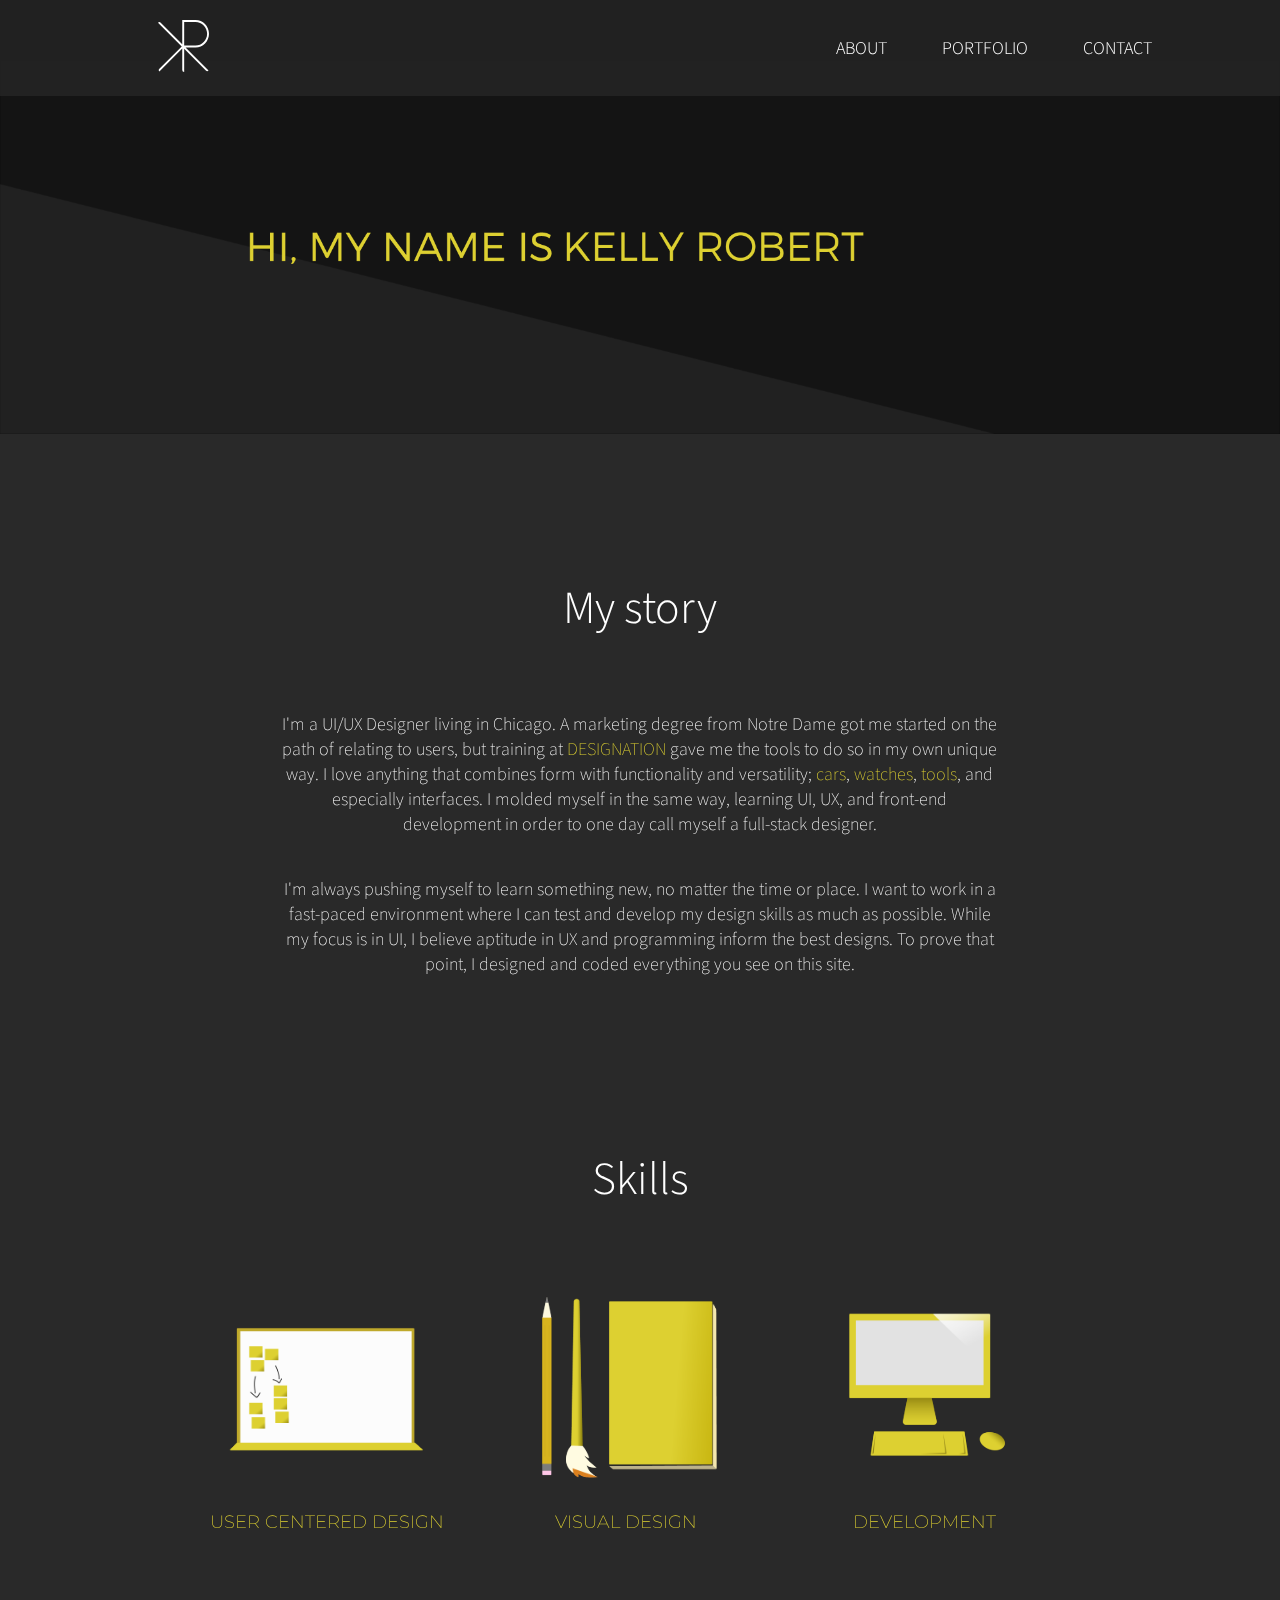
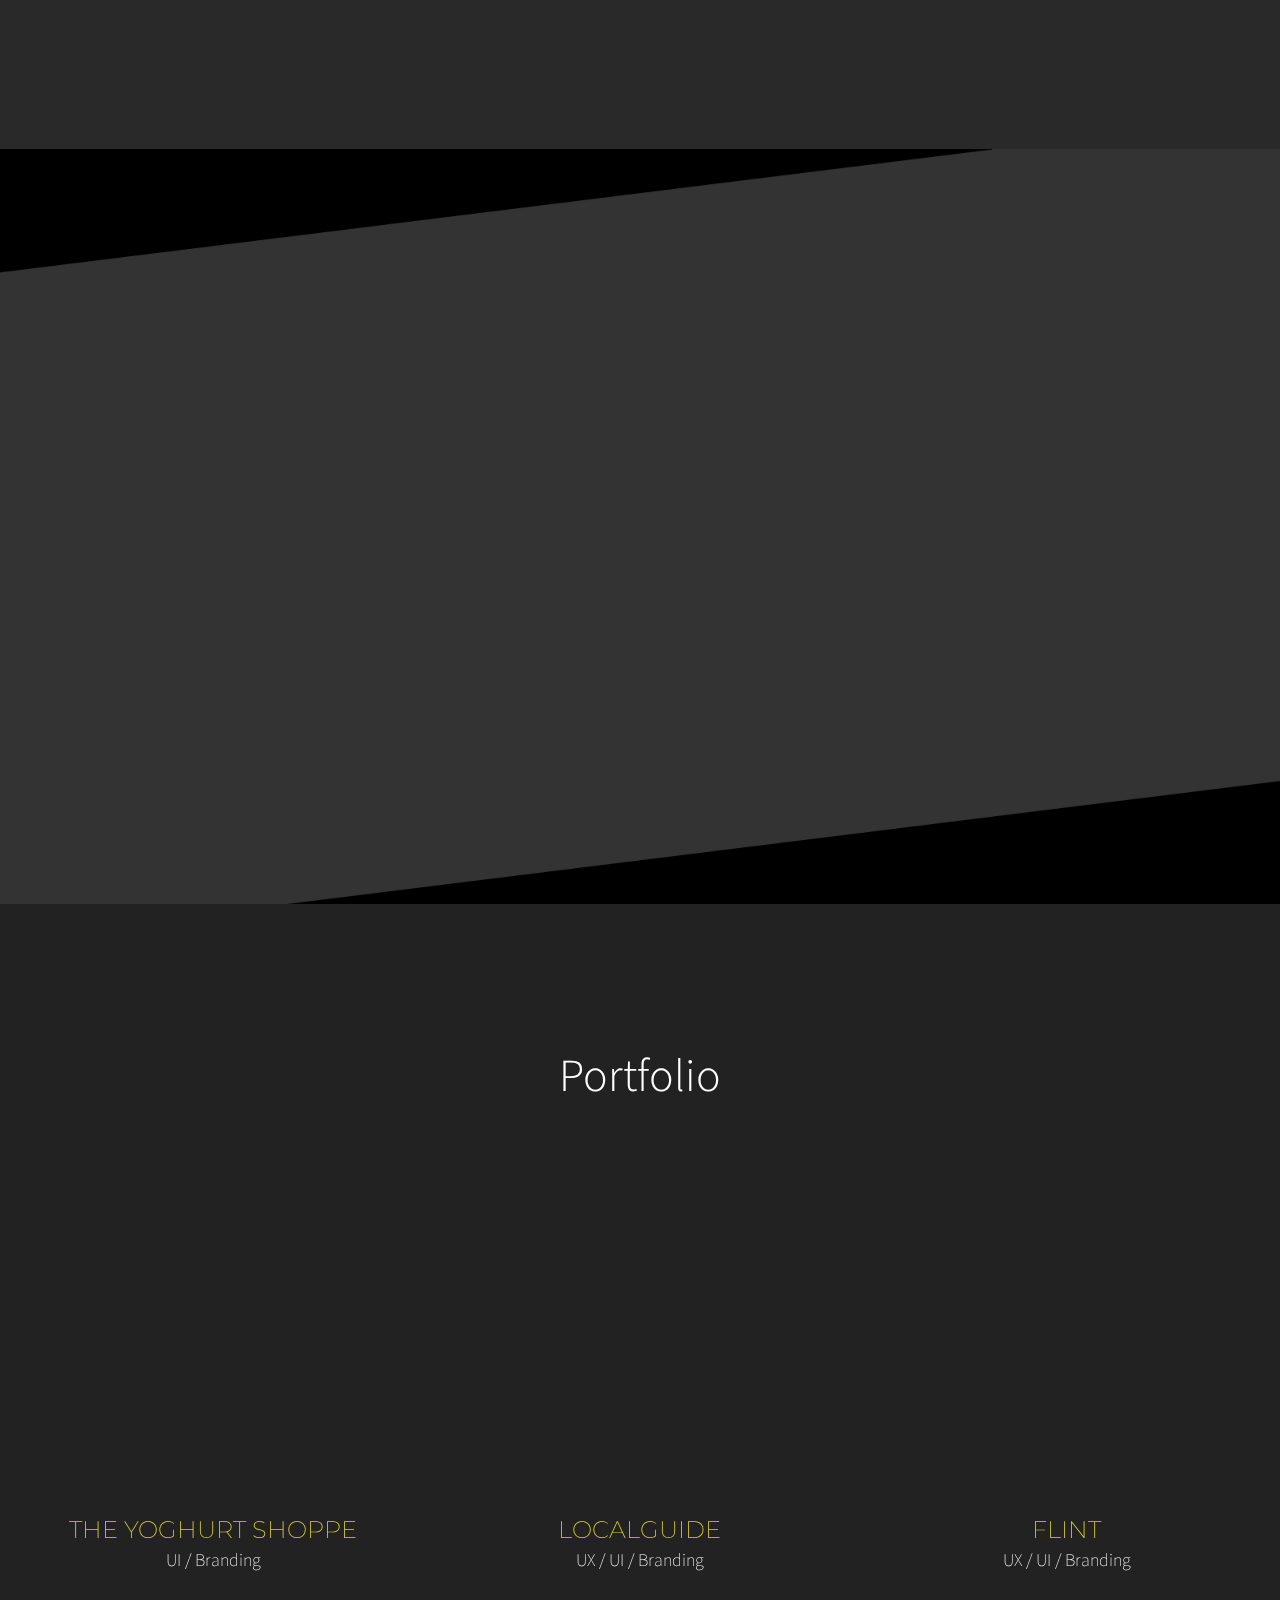
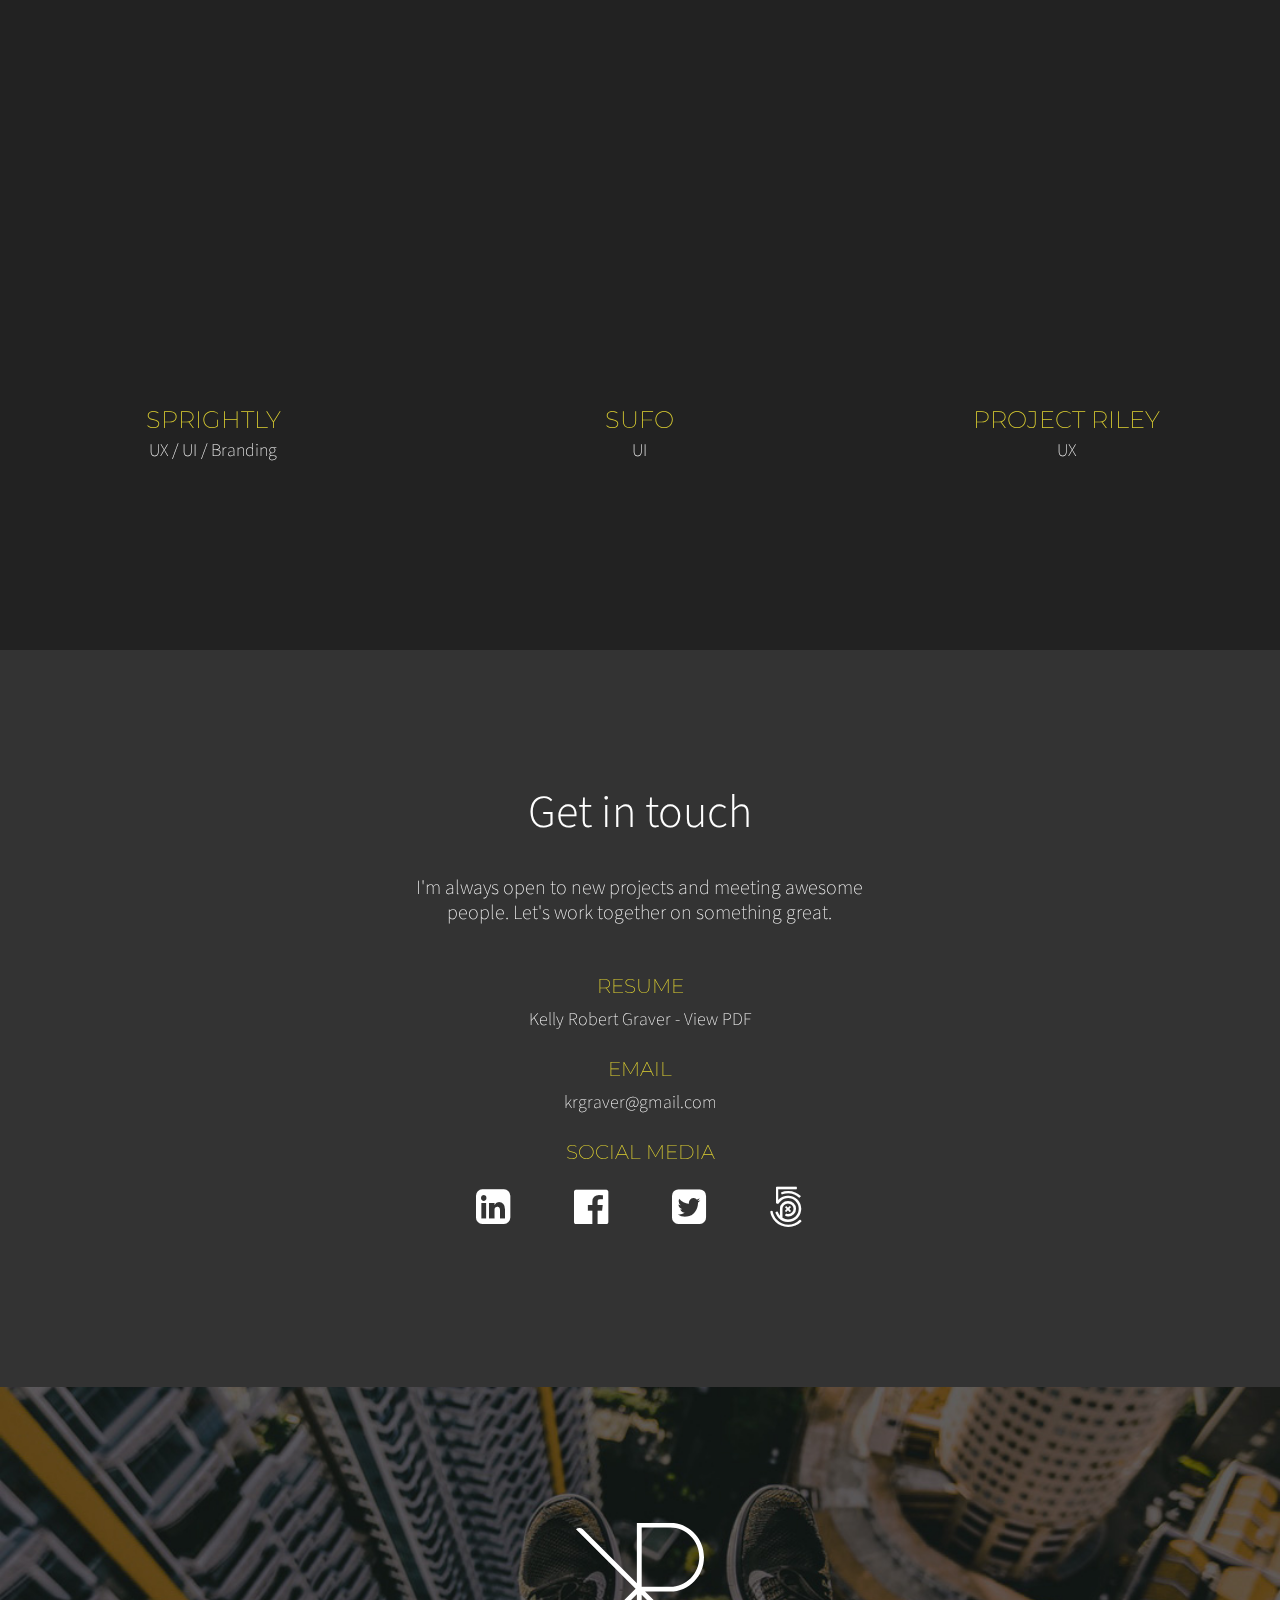
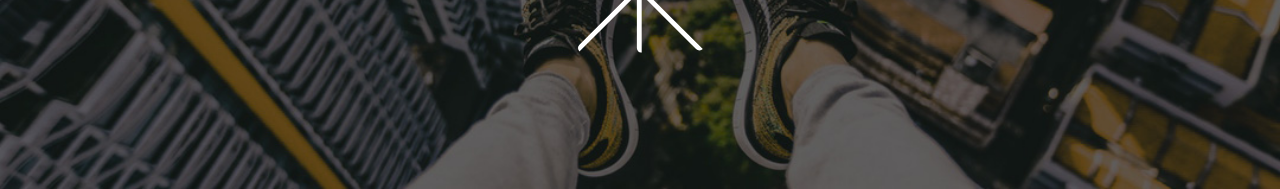
<file: index.html>
<!doctype html>
<html lang="en">
<head>
    <meta charset="UTF-8">
    <meta name="viewport" content="width=device-width, initial-scale=1">
    <title>Kelly Robert Graver</title>
    <link href="css/reset.css" rel="stylesheet">
    <link href="css/styles.css" rel="stylesheet">
    <link href="css/animate.css" rel="stylesheet">
    <link href='https://fonts.googleapis.com/css?family=Source+Sans+Pro:400,200,300' rel='stylesheet' type='text/css'>
    <link href='https://fonts.googleapis.com/css?family=Montserrat' rel='stylesheet' type='text/css'>
    <link rel="shortcut icon" href="images/favicon.ico" type="image/x-icon">
    <link rel="icon" href="images/favicon.ico" type="image/x-icon">
    <link rel="stylesheet" href="https://maxcdn.bootstrapcdn.com/font-awesome/4.5.0/css/font-awesome.min.css">
</head>
<body id="homeBody">
	<header>
        <div>
            <nav>
                <div id="navContent">
                    <div class="logo"> 
                        <img src="images/monogram.svg" alt="monogram">
                    </div>
                	<ul id="navList">
                		<li><a href="#about">About</li></a>
                        <li><a href="#portfolio">Portfolio</li></a>
                        <li><a href="#contact">Contact</li></a>
                	</ul>
                </div>
            </nav>
        </div>
        <div>
            <div id="filler">
            </div>
            <div id="gif">
                <img src="images/intro.gif" alt="">
            </div>
            <div id="arrow">
                <a href="#portfolio"><img src="images/downarrow.png" alt="Down Arrow"></a>
            </div>
        </div>
    </header>
	<main>
        <section id="about">
            <div id="aboutBG">
                <div id="aboutContent">
                    <h2>My story</h2>
                    <p>I'm a UI/UX Designer living in Chicago. A marketing degree from Notre Dame got me started on the path of relating to users, but training at <a href="http://www.designation.io" target="_blank">DESIGNATION</a> gave me the tools to do so in my own unique way. I love anything that combines form with functionality and versatility; <a href="https://www.teslamotors.com/modelx" target="_blank">cars</a>, <a href="http://www.motorola.com/us/products/moto-360?utm_source=google&utm_medium=cpc&utm_term=moto%20360&utm_content=VML-PS:X2-Branded-CPC-exact:1005920&utm_campaign=1Brand-Moto-360&&&gclid=Cj0KEQiAwNmzBRCaw9uR3dGt950BEiQAnbK9665jRtyCqsyVuJQdC21O208VtDFYo_VdoOKUe9OVAfAaAlh_8P8HAQ&dclid=CJDEgNye68kCFVEtaQodtBkJxw" target="_blank">watches</a>, <a href="http://www.leatherman.com/rebar-8.html#start=4" target="_blank">tools</a>, and especially interfaces. I molded myself in the same way, learning UI, UX, and front-end development in order to one day call myself a full-stack designer. 
                    </p>
                    <p>I'm always pushing myself to learn something new, no matter the time or place. I want to work in a fast-paced environment where I can test and develop my design skills as much as possible. While my focus is in UI, I believe aptitude in UX and programming inform the best designs. To prove that point, I designed and coded everything you see on this site.  
                    </p>
                    <h2>Skills</h2>
                    <div id="icons">
                        <div class="hoverIcon">
                            <figure>
                                <img src="images/ux.png" alt="UX Icon">
                                <img src="images/ux_text.png" alt="UX Icon">
                            </figure>
                            <figcaption>
                                User Centered Design
                            </figcaption>
                        </div>
                        <div class="hoverIcon">
                            <figure>
                                <img src="images/ui.png" alt="UX Icon">
                                <img src="images/ui_text.png" alt="UX Icon">
                            </figure>
                            <figcaption>
                                Visual Design
                            </figcaption>
                        </div>
                        <div class="hoverIcon">
                            <figure>
                                <img src="images/dev.png" alt="UX Icon">
                                <img src="images/dev_text.png" alt="UX Icon">
                            </figure>
                            <figcaption>
                                Development
                            </figcaption>
                        </div>
                    </div>
                </div>
            </div>
            <div id="headshot">
                <img id="mask" src="images/mask.png" alt="">
            </div>
        </section>
        <section id="portfolio" class="clearfix">
            <div id="portfolioContent">
                <h2>Portfolio</h2>
                <ul id="portfolioGrid">
                    <li>
                        <a href="yoghurtshoppe.html">
                            <img class="wow fadeIn" src="images/Yoghurt_Shoppe_Mockup.jpg" alt="Yoghurt Shoppe Image">
                        </a>
                        <div class="projectInfo">
                            <h3>The Yoghurt Shoppe</h3>
                            <h4>UI / Branding</h4>
                        </div>
                    </li>
                    <li>
                        <a href="localguide.html">
                            <img class="wow fadeIn" src="images/LocalGuide_Mockup.jpg" alt="LocalGuide Image">
                        </a>
                        <div class="projectInfo">
                            <h3>LocalGuide</h3>
                            <h4>UX / UI / Branding</h4>
                        </div>
                    </li>
                    <li>
                        <a href="flint.html">
                            <img class="wow fadeIn" src="images/Flint_Mockup.jpg" alt="Flint Image">
                        </a>
                        <div class="projectInfo">
                            <h3>Flint</h3>
                            <h4>UX / UI / Branding</h4>
                        </div>
                    </li>
                    <li>
                        <a href="sprightly.html">
                            <img class="wow fadeIn" src="images/Sprightly_Mockup.jpg" alt="Sprightly Image">
                        </a>
                        <div class="projectInfo">
                            <h3>Sprightly</h3>
                            <h4>UX / UI / Branding</h4>
                        </div>
                    </li>
                    <li>
                        <a href="sufo.html">
                            <img class="wow fadeIn" src="images/sufo_mockup.jpg" alt="SuFo Image">
                        </a>
                        <div class="projectInfo">
                            <h3>SuFo</h3>
                            <h4>UI</h4>
                        </div>
                    </li>
                    <li>
                        <a href="riley.html">
                            <img class="wow fadeIn" src="images/Riley_Mockup.jpg" alt="Riley Image">
                        </a>
                        <div class="projectInfo">
                            <h3>Project Riley</h3>
                            <h4>UX</h4>
                        </div>
                    </li>
                </ul>
            </div>
        </section>
        <section id="contact">
            <div id="contactContent">
                <h2>Get in touch</h2>
                <h5>I'm always open to new projects and meeting awesome people. Let's work together on something great.</h5>
                <h3>Resume</h3>
                <p><a id="resume" href="kellygraver_resume.pdf" target="_blank">Kelly Robert Graver - View PDF</a></p>
                <h3>Email</h3>
                <p><a id="email" href="mailto:krgraver@gmail.com">krgraver@gmail.com</a></p>
                <h3>Social Media</h3>
                <ul>
                    <li><a href="https://www.linkedin.com/in/kelly-robert-graver-80b72352" target="_blank"><i class="fa fa-linkedin-square"></i></a></li>
                    <li><a href="https://www.facebook.com/krgraver" target="_blank"><i class="fa fa-facebook-official"></i></a></li>
                    <li><a href="https://twitter.com/krgraver" target="_blank"><i class="fa fa-twitter-square"></i></a></li>
                    <li><a href="https://500px.com/krgraver" target="_blank"><i class="fa fa-500px"></i></a></li>
                </ul>
            </div>
        </section>
        <footer>
            <div>
                <img src="images/footer_stock.jpg" alt="footer image">
            </div>
            <div class="logo"> 
                <img src="images/monogram.svg" alt="Sweet As Logo">
            </div>
        </footer>
    </main>
<script src="js/jquery.min.js"></script>
<script src="js/wow.min.js"></script>
              <script>
              new WOW().init();
              </script>
<script src="js/script.js"></script>
</body>
</html>
</file>
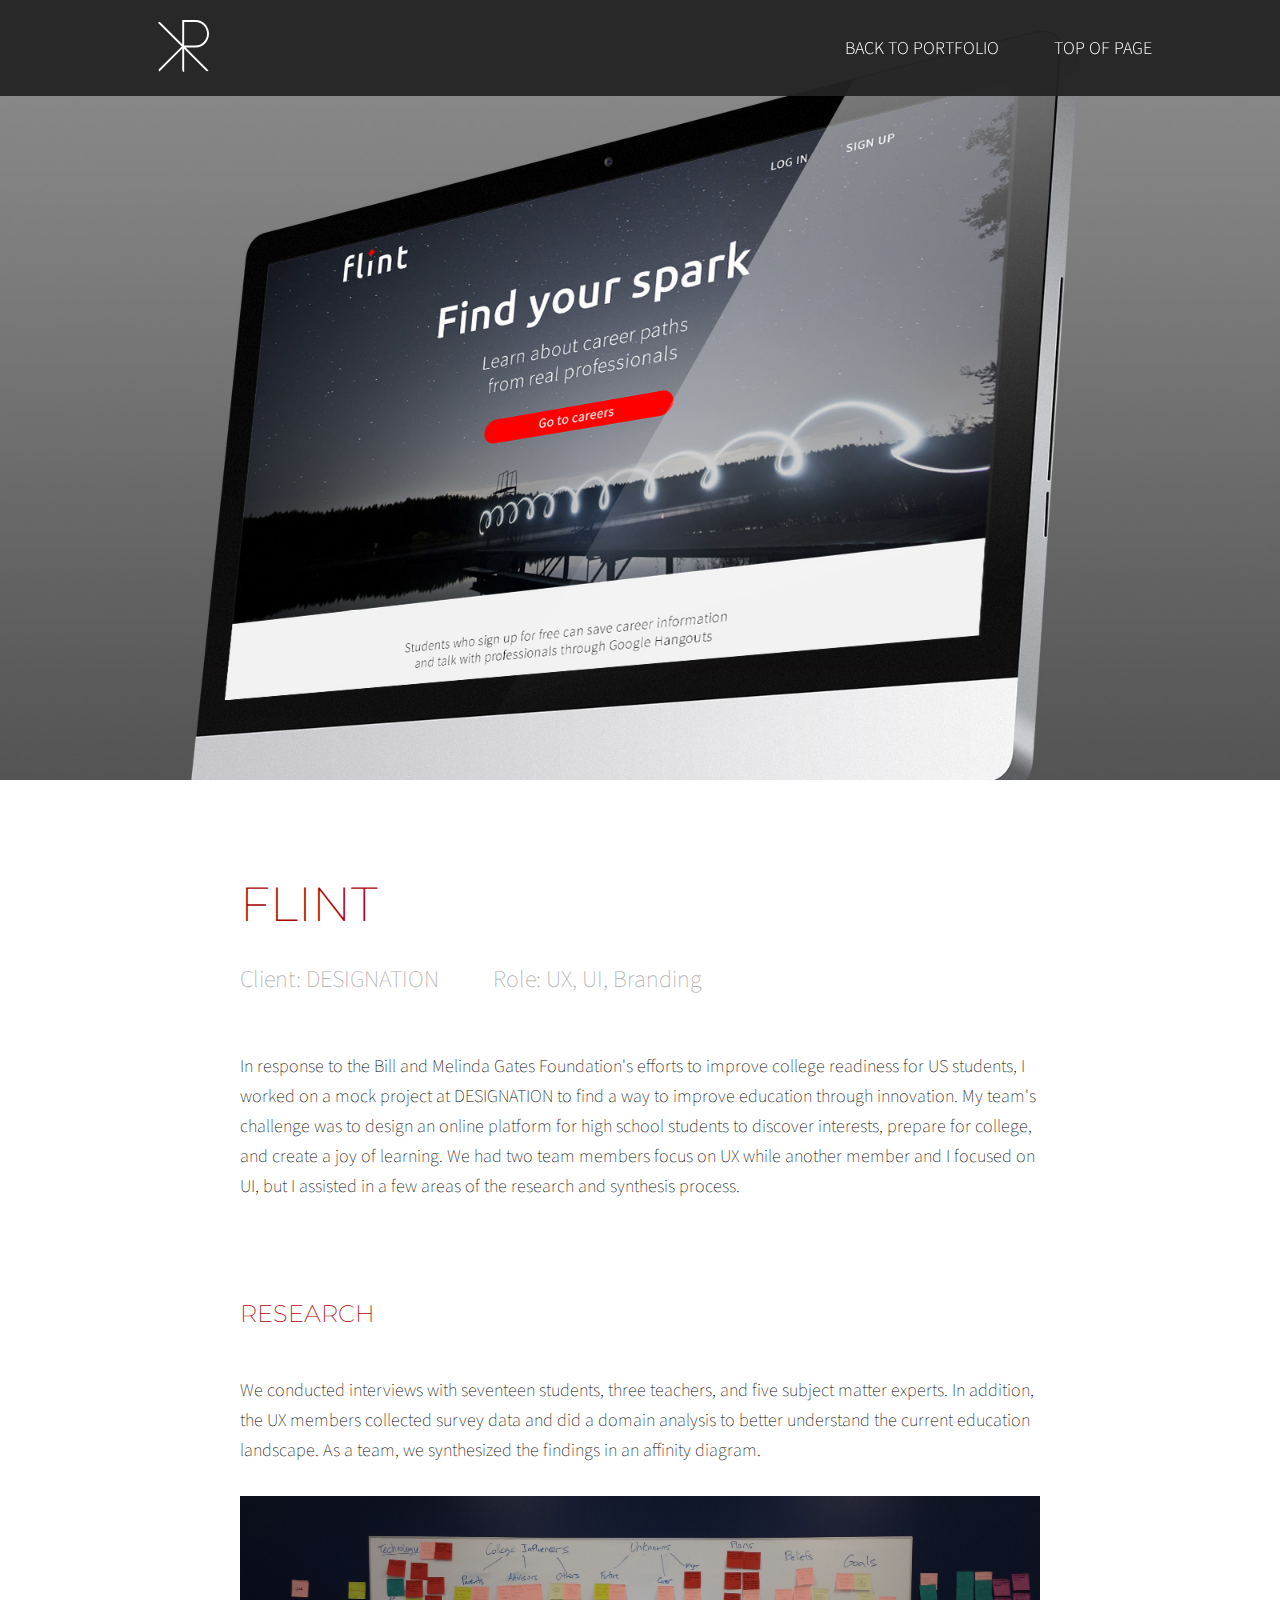
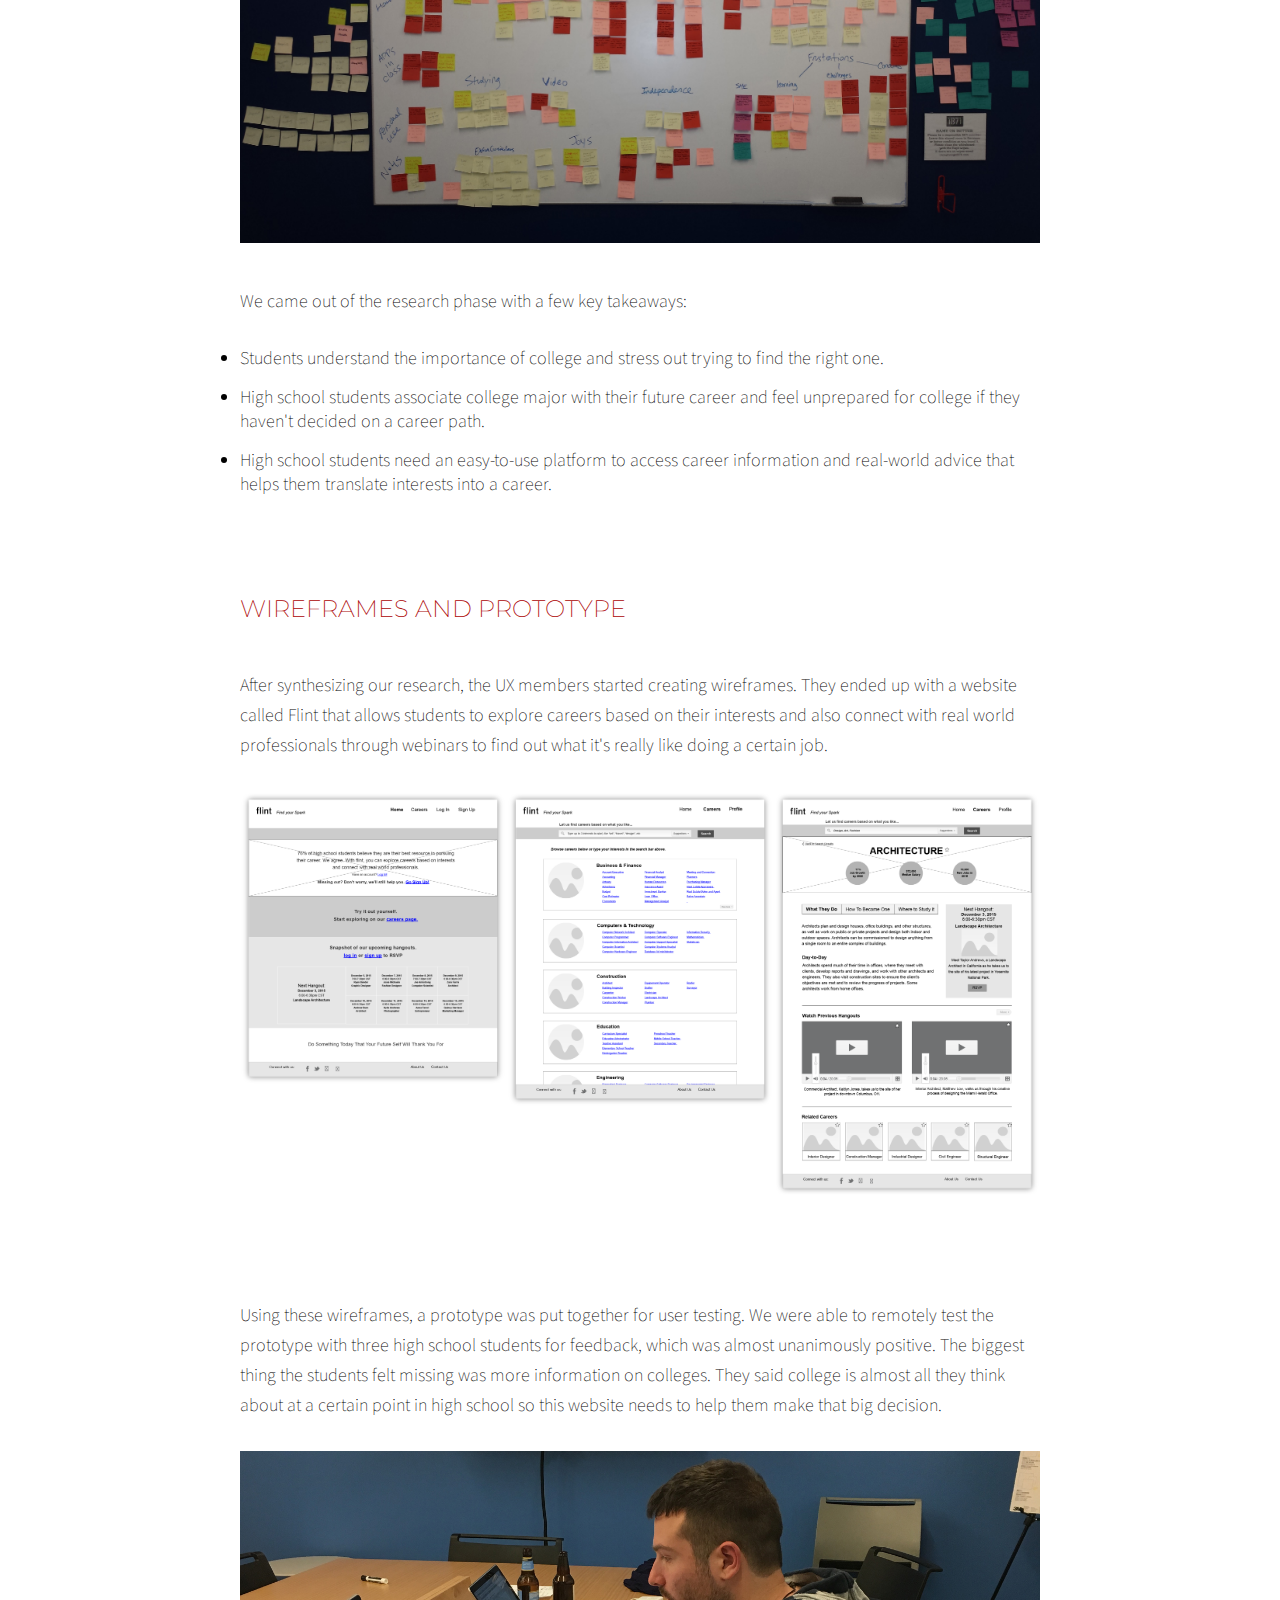
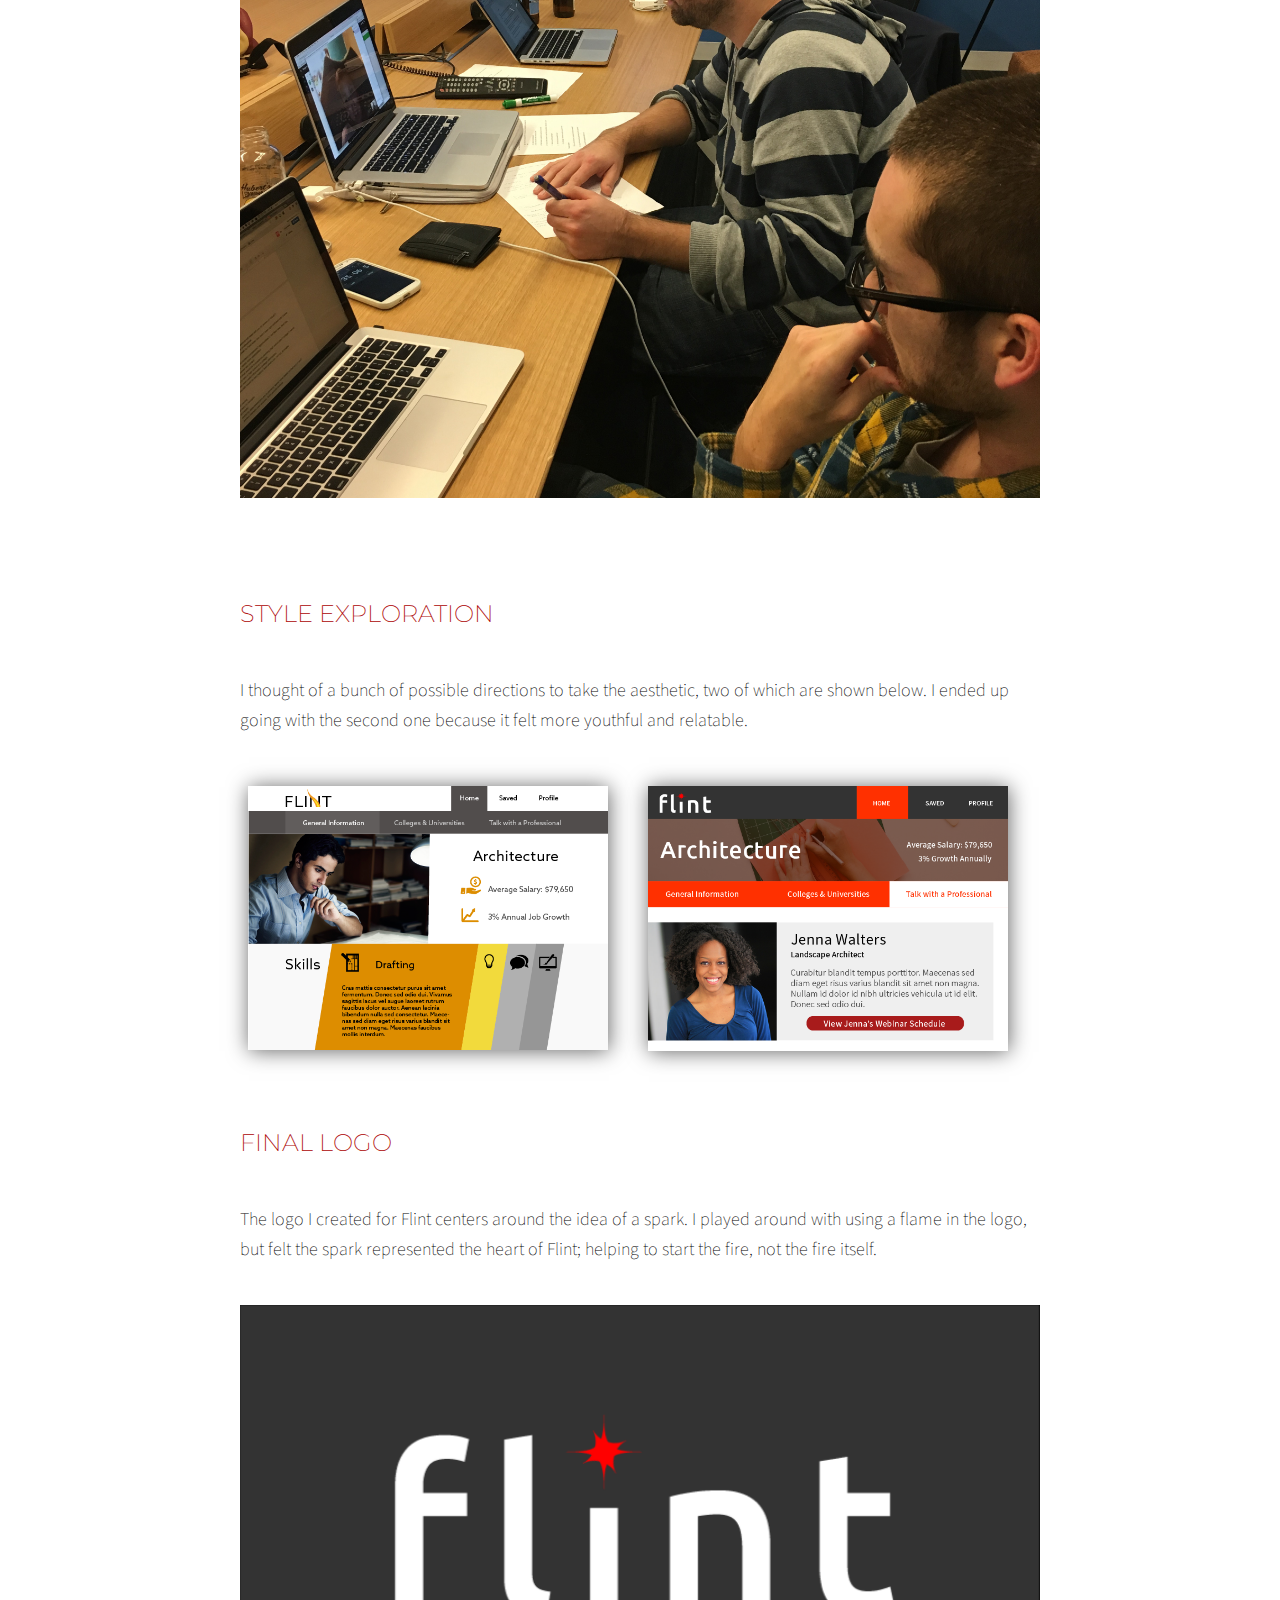
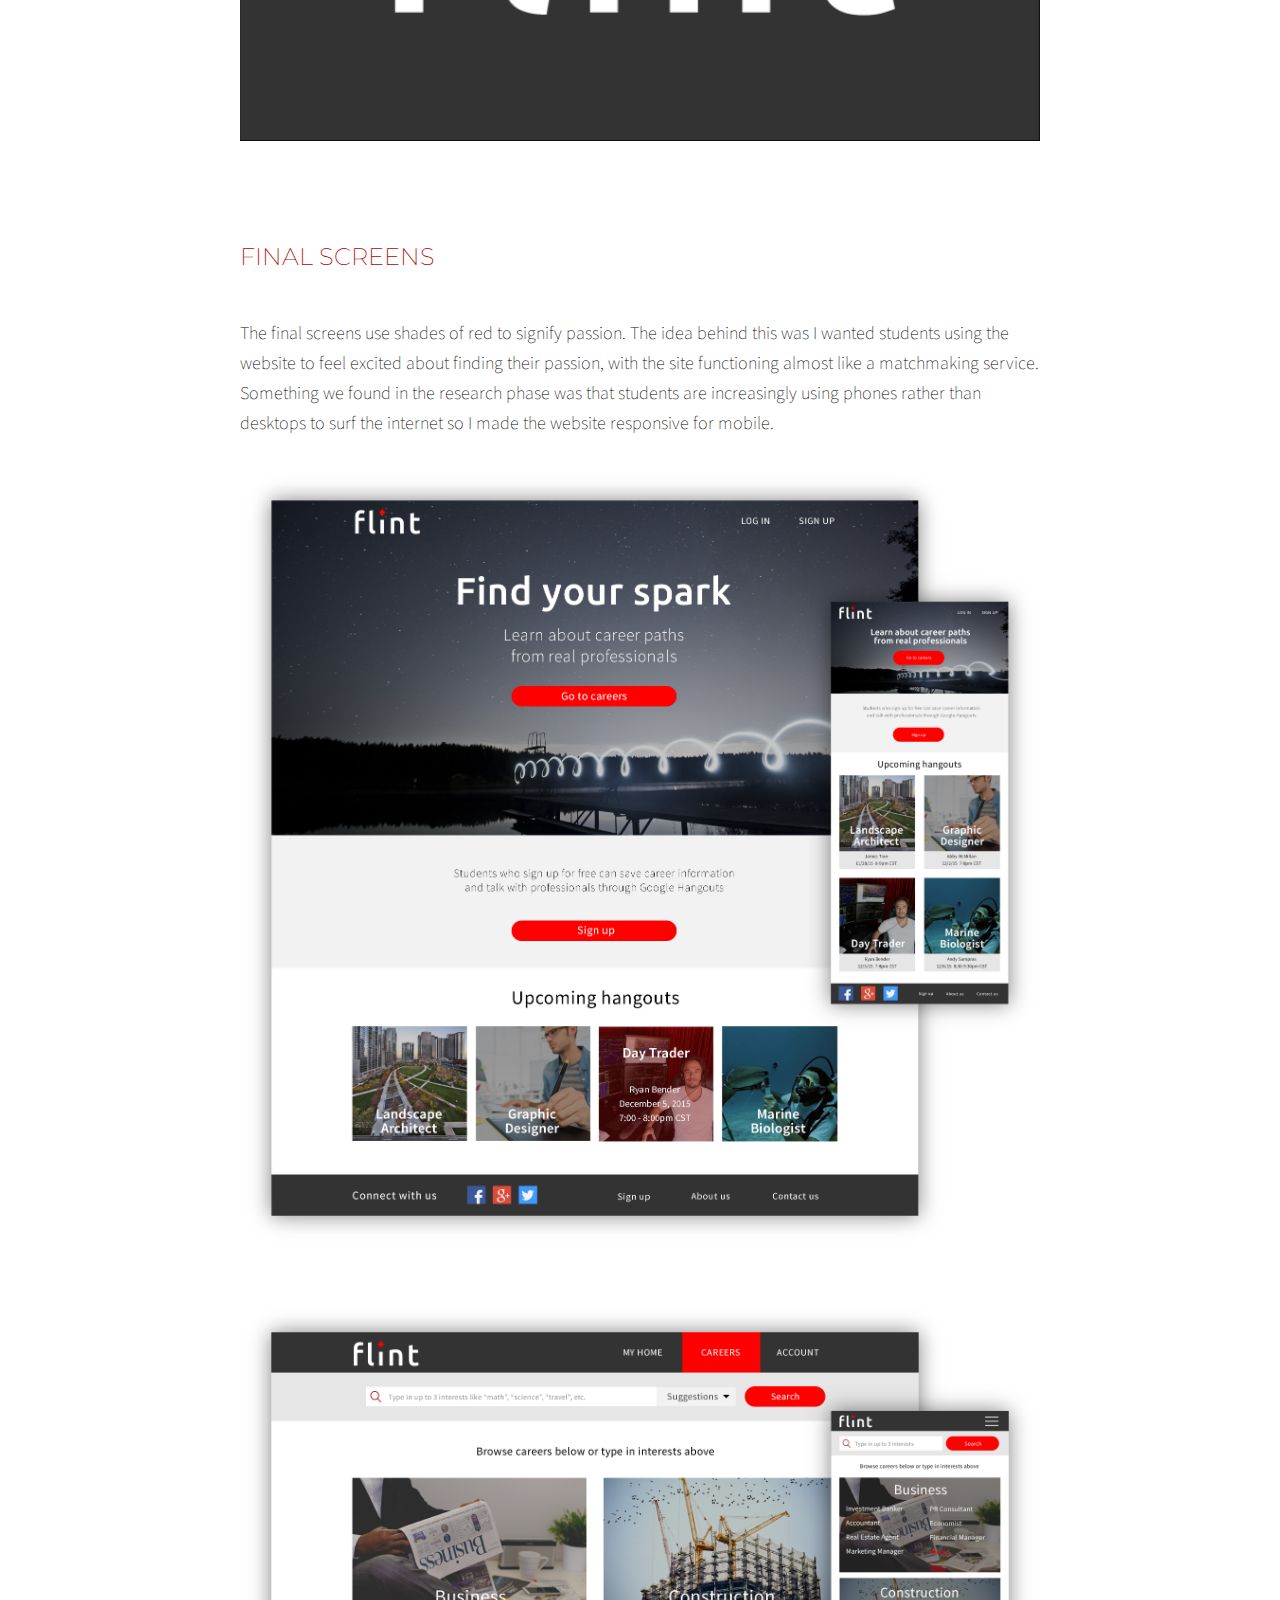
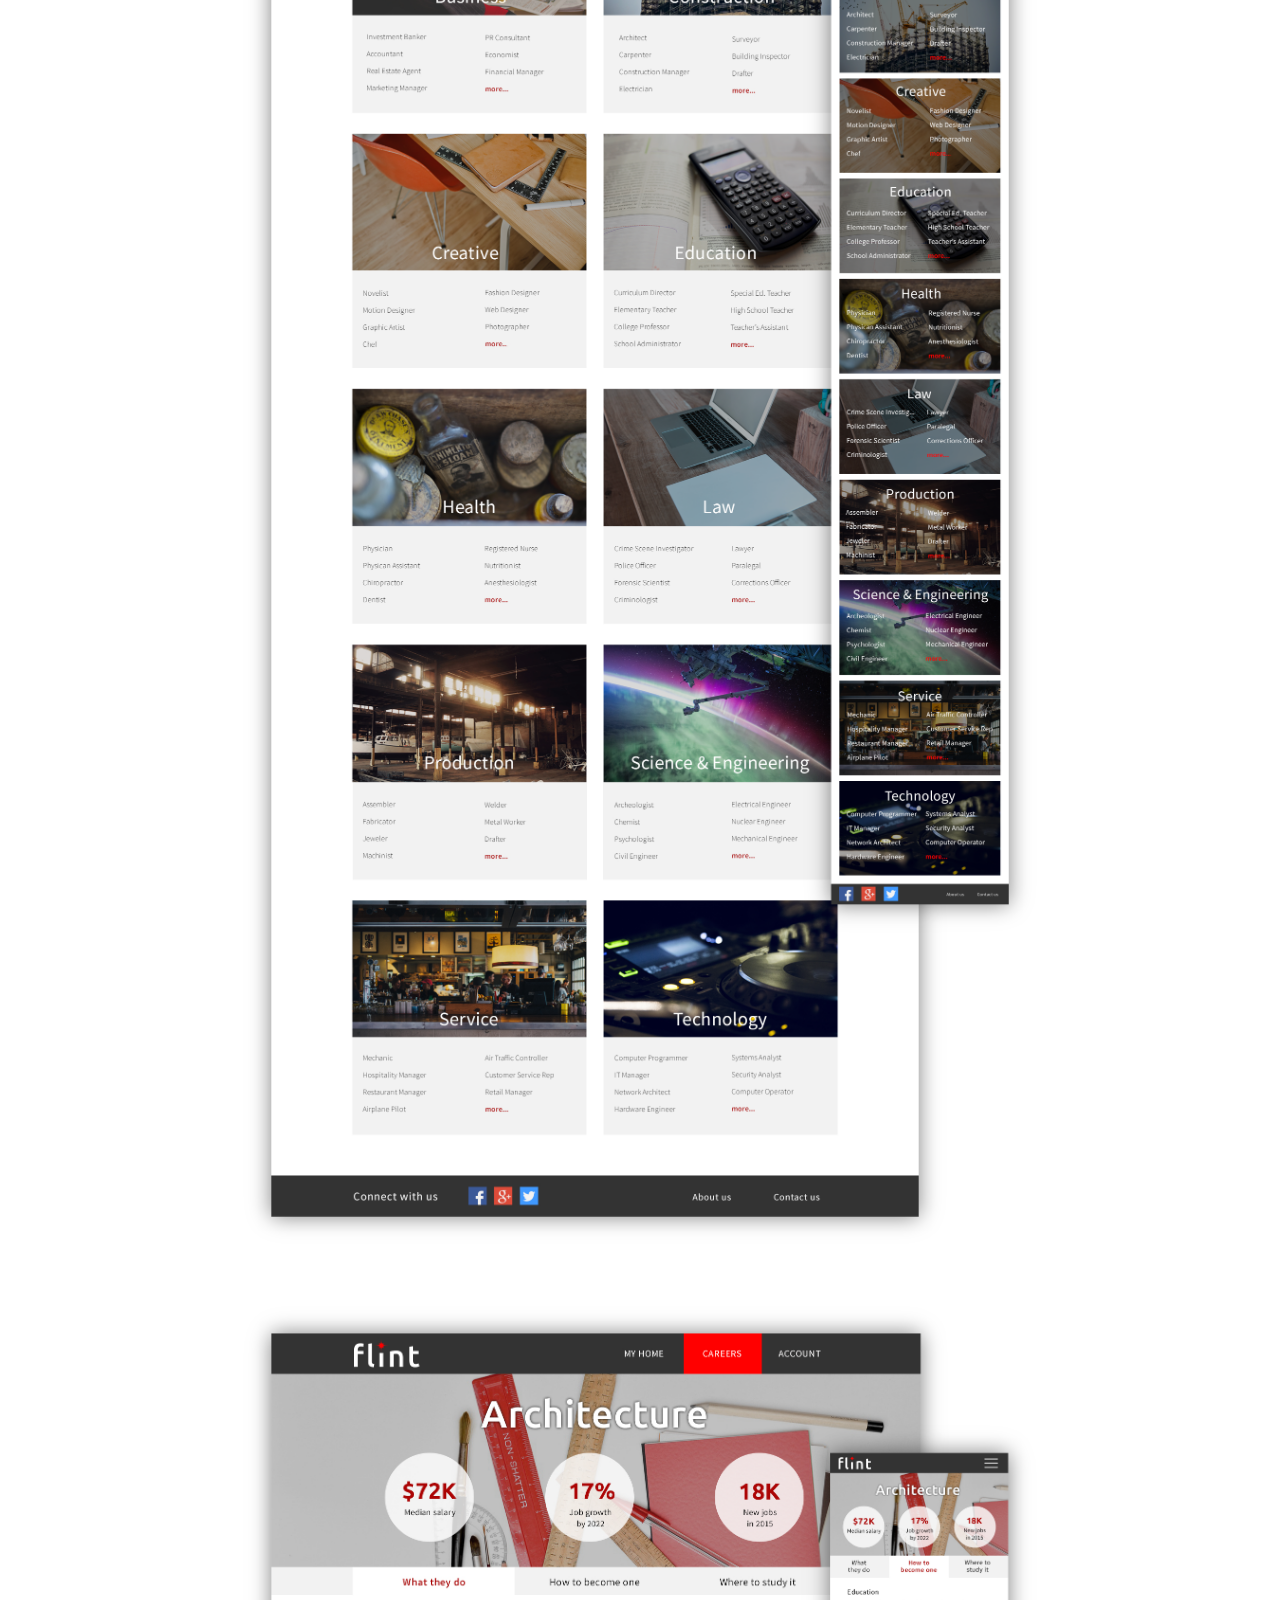
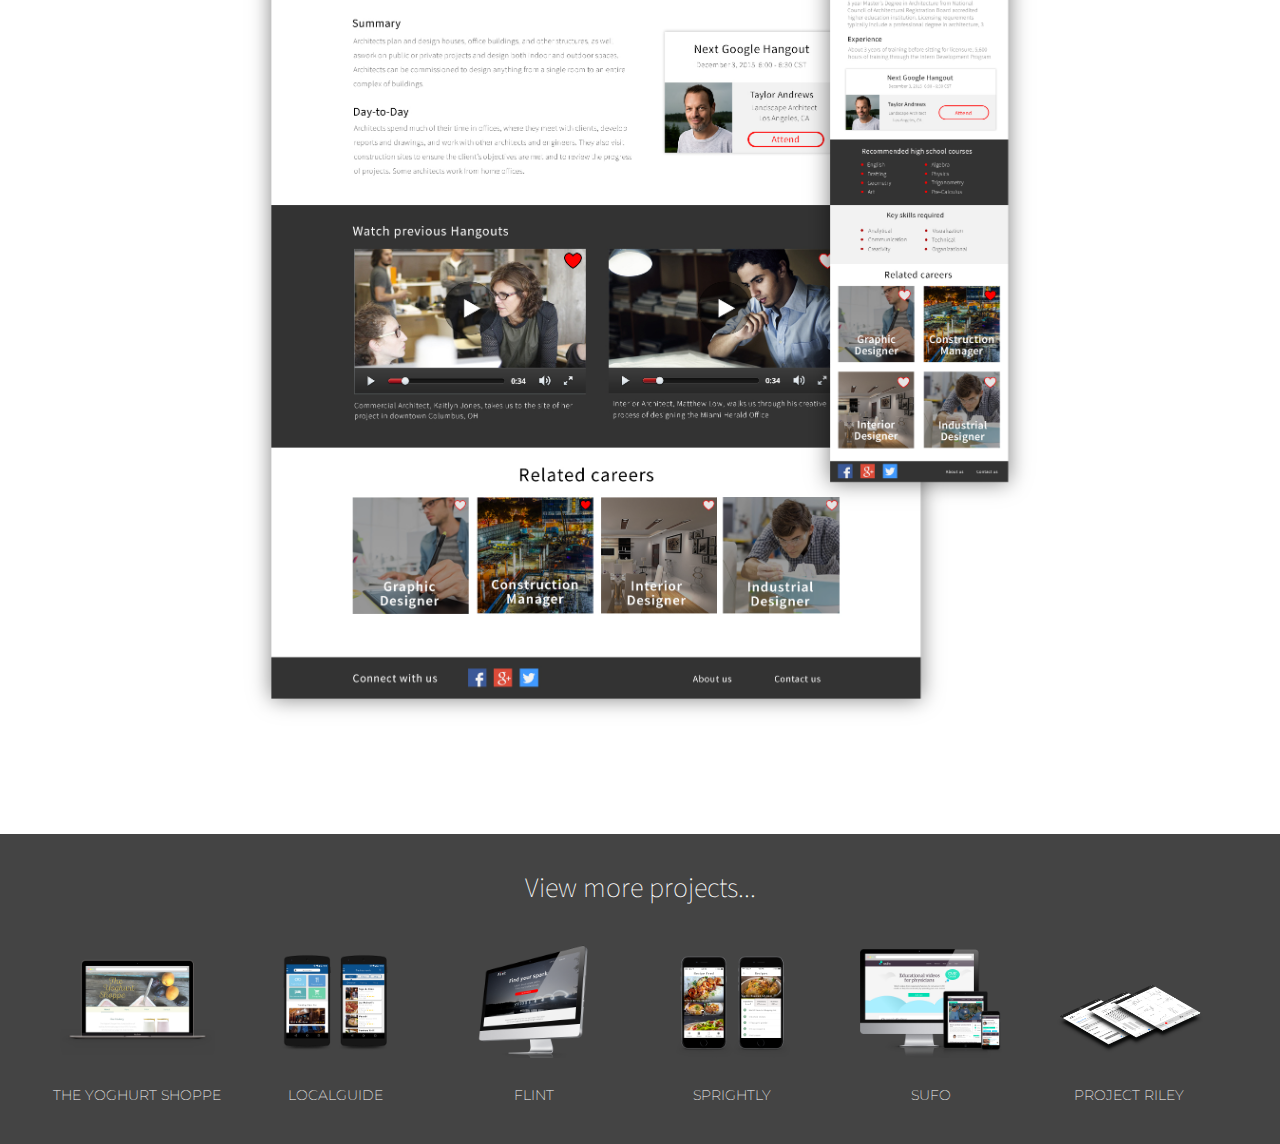
<file: flint.html>
<!doctype html>
<html lang="en">
<head>
	<meta charset="utf-8">
    <meta name="viewport" content="width=device-width, initial-scale=1">
	<title>KRG > Flint</title>
	<link href="css/reset.css" rel="stylesheet">
    <link href="css/styles.css" rel="stylesheet">
    <link href="css/fluidbox.min.css" rel="stylesheet">
    <link href='https://fonts.googleapis.com/css?family=Source+Sans+Pro:400,200,300' rel='stylesheet' type='text/css'>
    <link href='https://fonts.googleapis.com/css?family=Montserrat' rel='stylesheet' type='text/css'>
    <link rel="shortcut icon" href="images/favicon.ico" type="image/x-icon">
    <link rel="icon" href="images/favicon.ico" type="image/x-icon">
</head>
<body>
	<header>
        <div>
            <nav>
                <div id="navContent">
                    <div class="logo"> 
                        <a href="index.html"><img src="images/monogram.svg" alt="monogram"></a>
                    </div>
                	<ul>
                		<li><a href="index.html#portfolio">Back to portfolio</li></a>
                        <li id="topBtn"><a href="#">Top of page</li></a>
                	</ul>
                </div>
            </nav>
        </div>
        <div class="headerImg">
            <img src="images/Flint_Mockup.jpg" alt="">
        </div>
    </header>
    <main>
    	<article id="flint">
    		<div class="articleContent">
    			<h1>Flint</h1>
    			<h3>Client: DESIGNATION</h3>
    			<h3>Role: UX, UI, Branding</h3>
                <p>
                    In response to the Bill and Melinda Gates Foundation's efforts to improve college readiness for US students, I worked on a mock project at DESIGNATION to find a way to improve education through innovation. My team's challenge was to design an online platform for high school students to discover interests, prepare for college, and create a joy of learning. We had two team members focus on UX while another member and I focused on UI, but I assisted in a few areas of the research and synthesis process.
                </p>
                <h2>Research</h2>
                <p>
                    We conducted interviews with seventeen students, three teachers, and five subject matter experts. In addition, the UX members collected survey data and did a domain analysis to better understand the current education landscape. As a team, we synthesized the findings in an affinity diagram.
                </p>
                <div id="flintDiagram">
                    <a href="images/flint_diagram.jpg">
                        <img src="images/flint_diagram.jpg" alt="">
                    </a>
                </div>
                <p>We came out of the research phase with a few key takeaways:</p>
                <ul id="flintTakeaways">
                    <li>
                        Students understand the importance of college and stress out trying to find the right one.
                    </li>
                    <li>
                        High school students associate college major with their future career and feel unprepared for college if they haven't decided on a career path.
                    </li>
                    <li>
                        High school students need an easy-to-use platform to access career information and real-world advice that helps them translate interests into a career.
                    </li>
                </ul>
                <h2>Wireframes and prototype</h2>
                <p>
                    After synthesizing our research, the UX members started creating wireframes. They ended up with a website called Flint that allows students to explore careers based on their interests and also connect with real world professionals through webinars to find out what it's really like doing a certain job.
                </p>
                <div id="flintWireframes">
                    <a href="images/flint_wireframes.png">
                        <img src="images/flint_wireframes.png" alt="">
                    </a>
                </div>
                <p>
                    Using these wireframes, a prototype was put together for user testing. We were able to remotely test the prototype with three high school students for feedback, which was almost unanimously positive. The biggest thing the students felt missing was more information on colleges. They said college is almost all they think about at a certain point in high school so this website needs to help them make that big decision.
                </p>
                <div id="flintTesting">
                    <img src="images/flint_testing.jpg" alt="">
                </div>
                <h2>Style exploration</h2>
                <p>
                    I thought of a bunch of possible directions to take the aesthetic, two of which are shown below. I ended up going with the second one because it felt more youthful and relatable.
                </p>
                <div id="flintTiles">
                    <a href="images/flint_tile1.png">
                        <img src="images/flint_tile1.png" alt="">
                    </a>
                    <div class="spacer"></div>
                    <a href="images/flint_tile2.png">
                        <img src="images/flint_tile2.png" alt="">
                    </a>
                </div>
                <h2>Final logo</h2>
                <figcaption>
                    The logo I created for Flint centers around the idea of a spark. I played around with using a flame in the logo, but felt the spark represented the heart of Flint; helping to start the fire, not the fire itself.
                </figcaption>
                <figure id="flintLogo">
                    <img src="images/flint_logo.gif" alt="">
                </figure>
                <h2>Final screens</h2>
                <p>
                    The final screens use shades of red to signify passion. The idea behind this was I wanted students using the website to feel excited about finding their passion, with the site functioning almost like a matchmaking service. Something we found in the research phase was that students are increasingly using phones rather than desktops to surf the internet so I made the website responsive for mobile.
                </p>
                <div class="mockups">
                    <img src="images/flint_landing.png" alt="">
                </div>
                <div class="mockups">
                    <img src="images/flint_careers.png" alt="">
                </div>
                <div class="mockups">
                    <img src="images/flint_architecture.png" alt="">
                </div>
    		</div>
    	</article>
    	<div id="portfolioNav">
            <h3>View more projects...</h3>
    		<ul>
    			<li>
    				<a href="yoghurtshoppe.html"><img src="images/nav_ys.png" alt="yoghurt shoppe thumbnail"></a>
    				<h4>The Yoghurt Shoppe</h4>
    			</li>
    			<li>
    				<a href="localguide.html"><img src="images/nav_lg.png" alt="localguide thumbnail"></a>
    				<h4>LocalGuide</h4>
    			</li>
    			<li>
    				<a href="flint.html"><img src="images/nav_flint.png" alt="flint thumbnail"></a>
    				<h4>Flint</h4>
    			</li>
    			<li>
    				<a href="sprightly.html"><img src="images/nav_sprightly.png" alt="sprightly thumbnail"></a>
    				<h4>Sprightly</h4>
    			</li>
    			<li>
    				<a href="sufo.html"><img src="images/nav_sufo.png" alt="sufo thumbnail"></a>
    				<h4>SuFo</h4>
    			</li>
    			<li>
                    <a href="riley.html"><img src="images/nav_riley.png" alt="riley thumbnail"></a>
                    <h4>Project Riley</h4>         
                </li>
    		</ul>
    	</div>
    </main>
<script src="js/jquery.min.js"></script>
<script src="js/jquery.ba-throttle-debounce.min.js"></script>
<script src="js/jquery.fluidbox.min.js"></script>
<script src="js/script.js"></script>
</body>
</html>
</file>
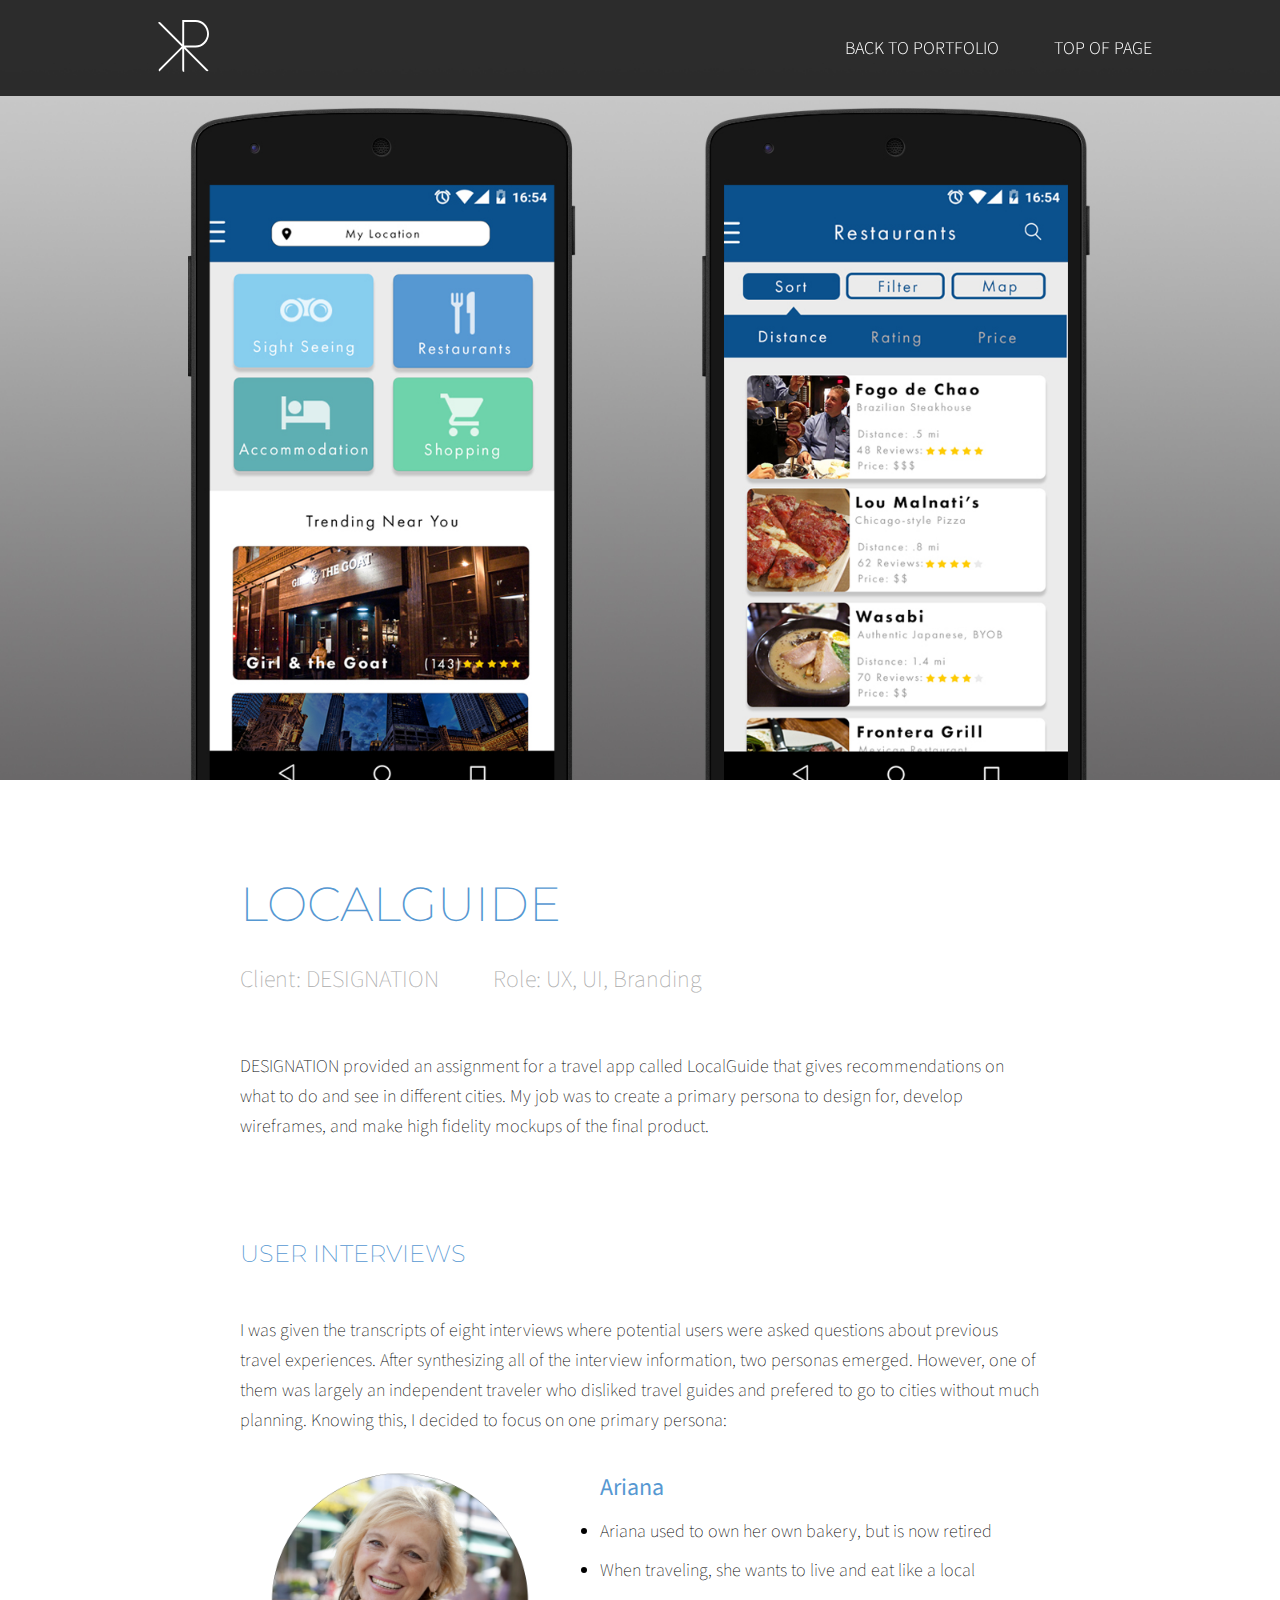
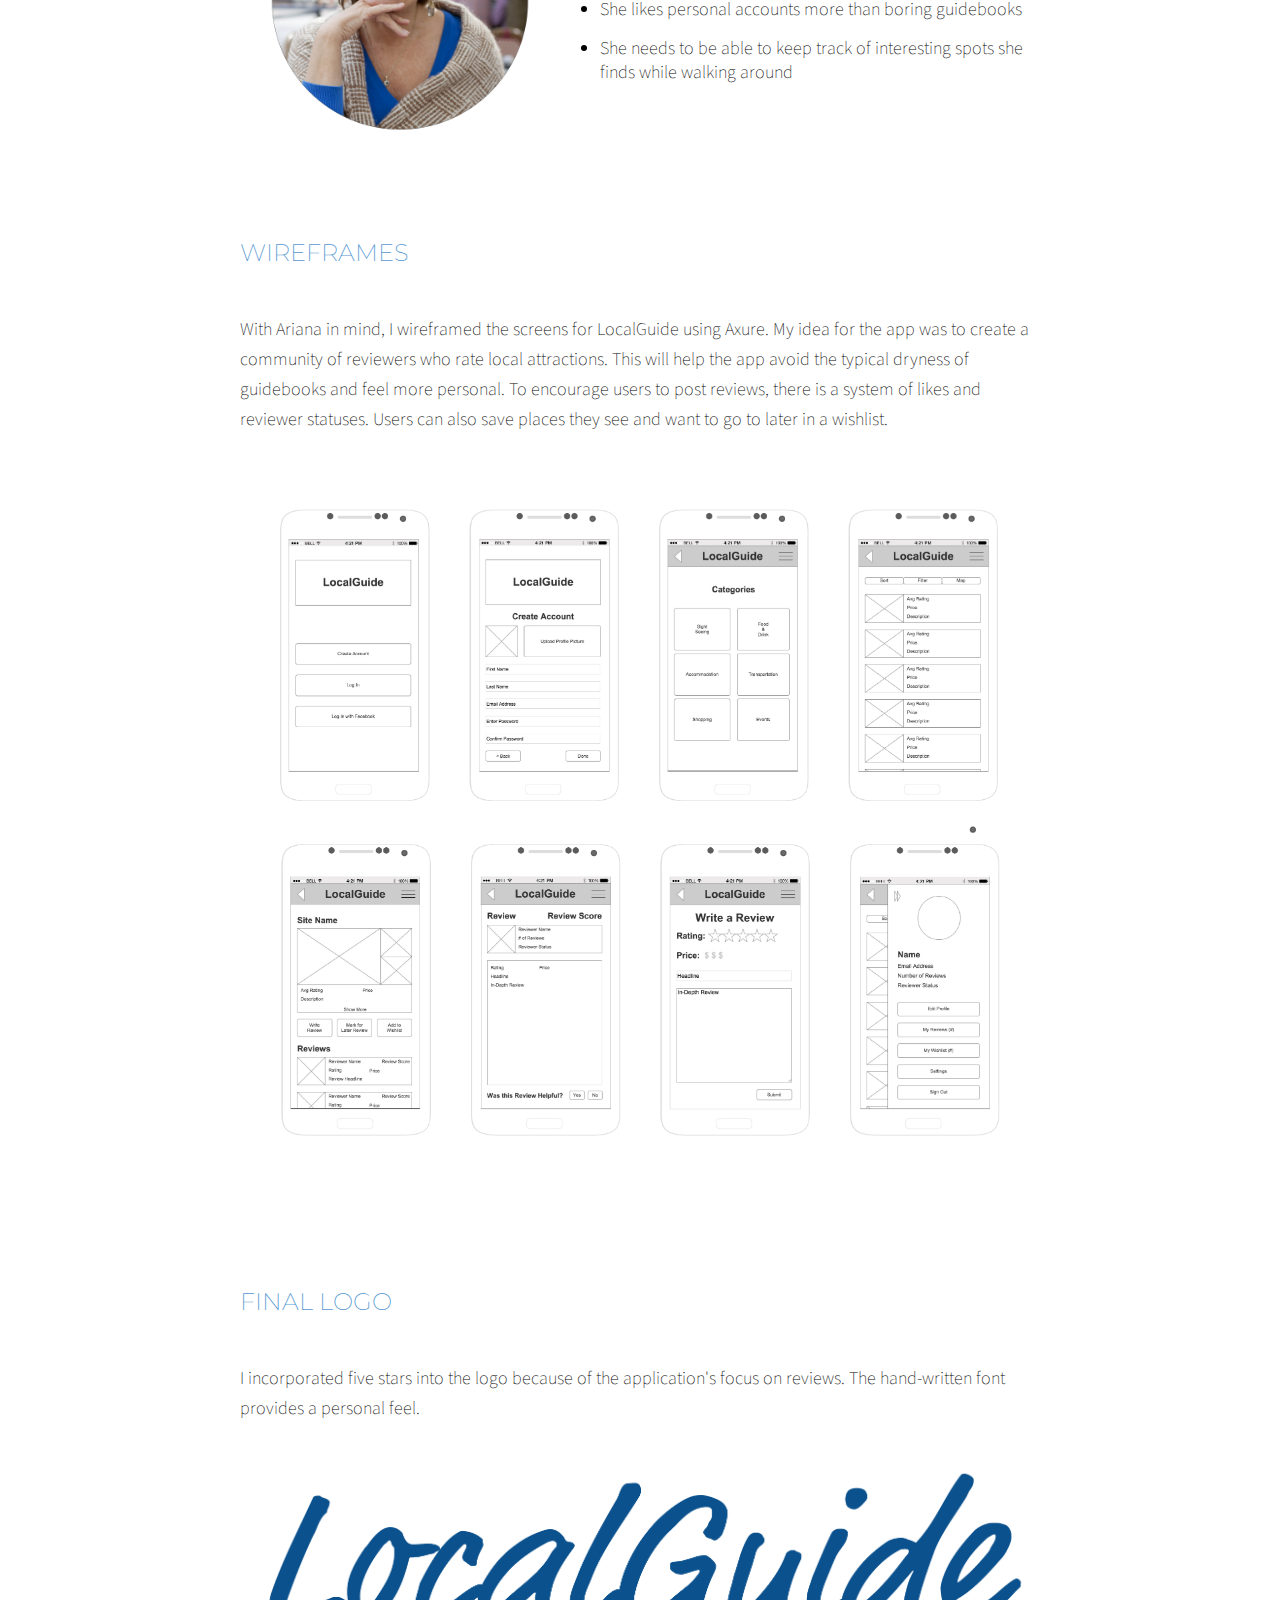
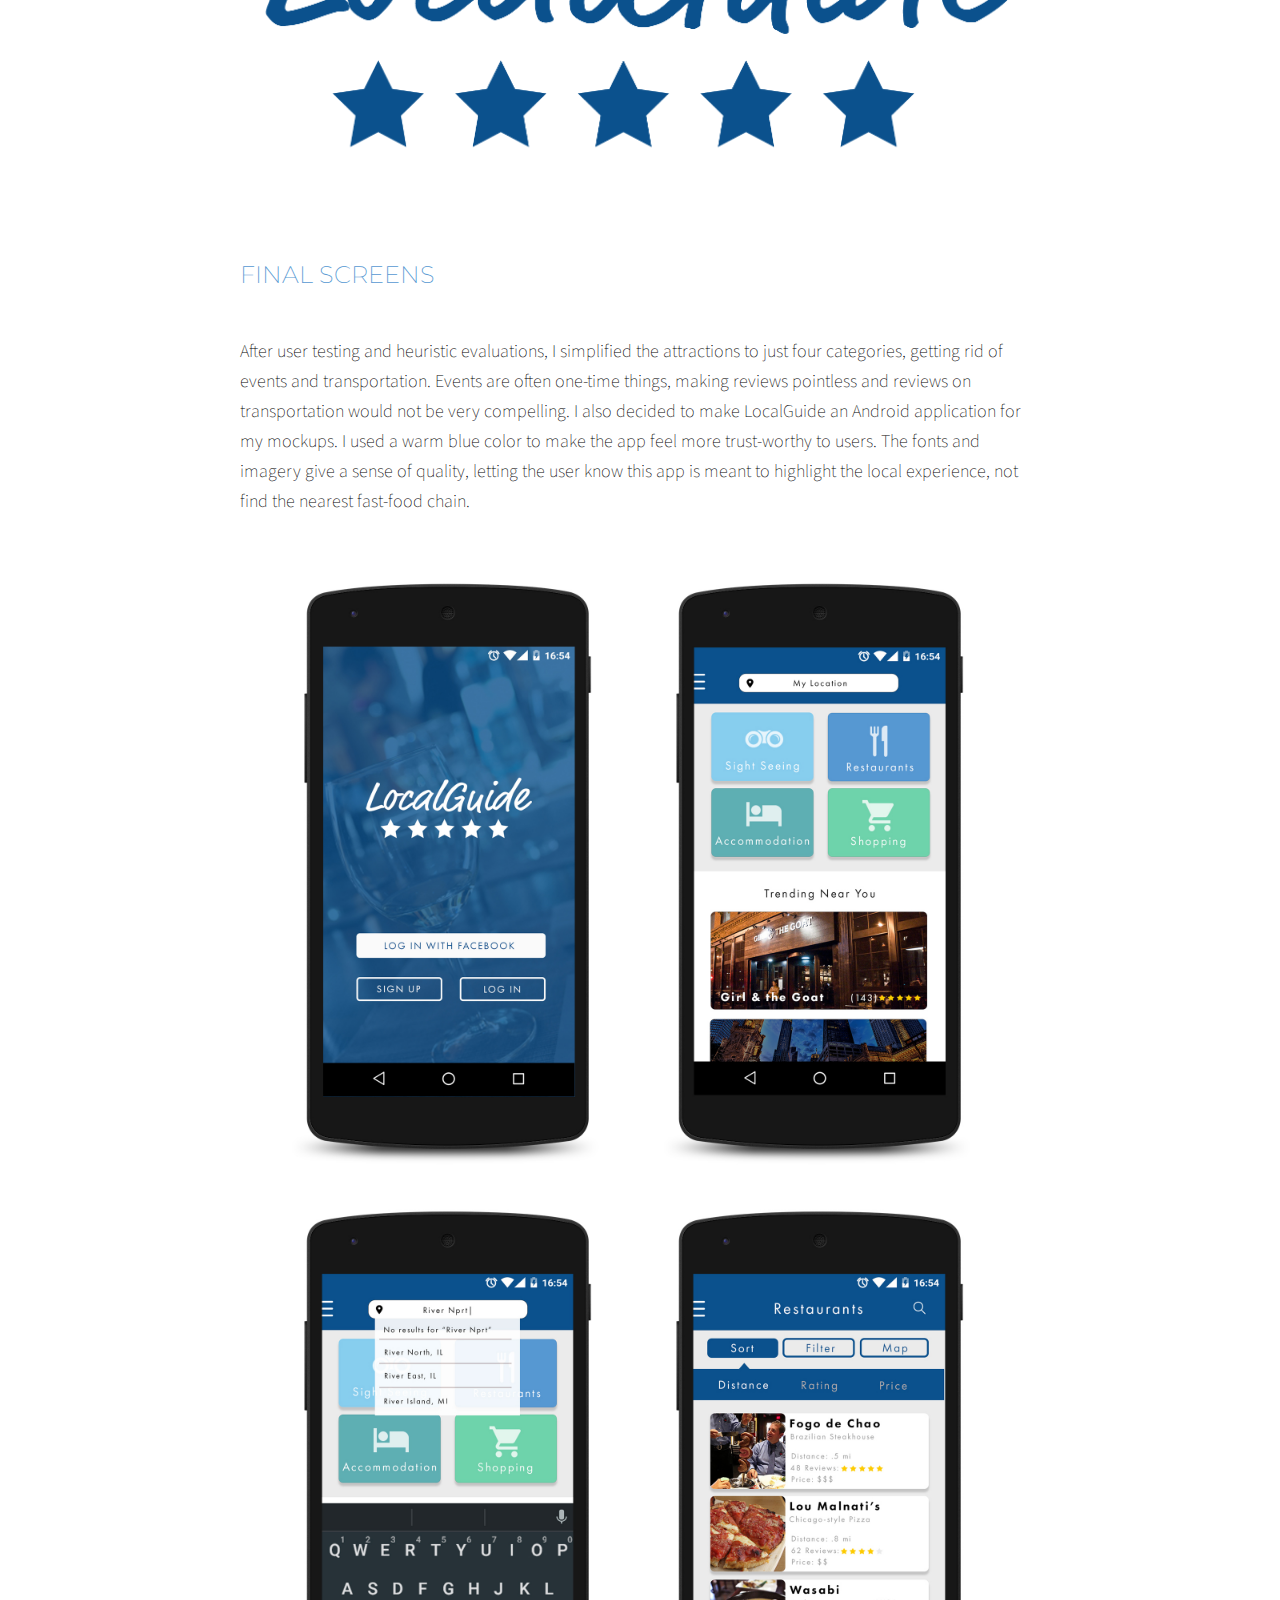
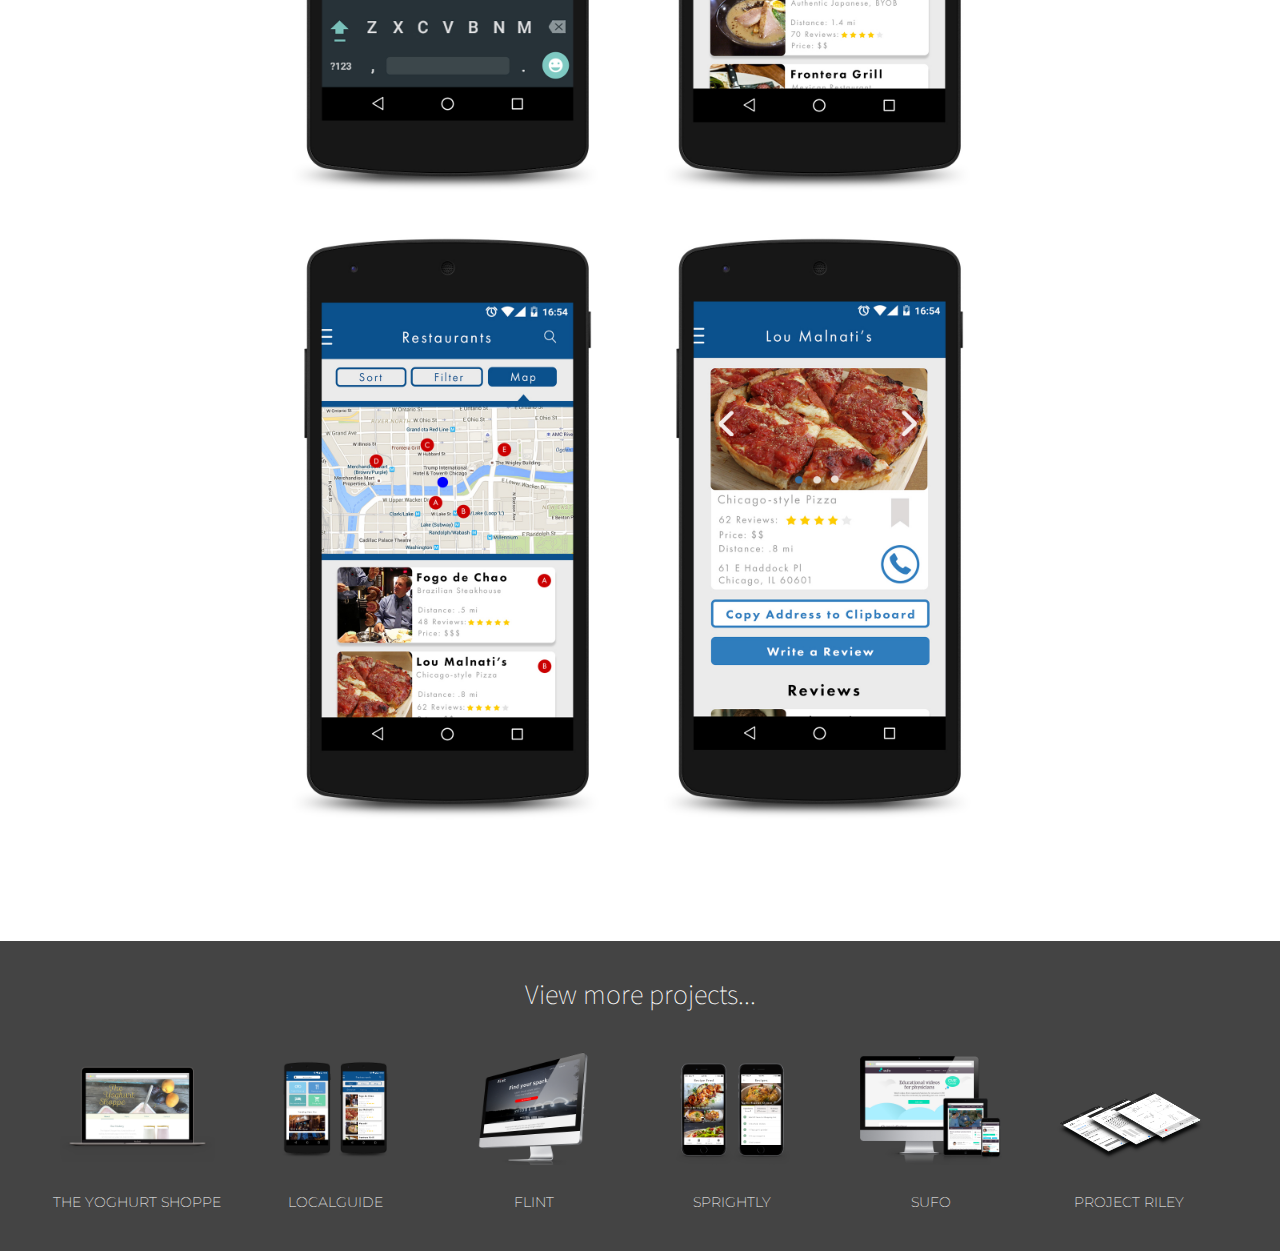
<file: localguide.html>
<!doctype html>
<html lang="en">
<head>
	<meta charset="utf-8">
	<title>KRG > LocalGuide</title>
    <meta name="viewport" content="width=device-width, initial-scale=1">
	<link href="css/reset.css" rel="stylesheet">
    <link href="css/styles.css" rel="stylesheet">
    <link href="css/fluidbox.min.css" rel="stylesheet">
    <link href='https://fonts.googleapis.com/css?family=Source+Sans+Pro:400,200,300' rel='stylesheet' type='text/css'>
    <link href='https://fonts.googleapis.com/css?family=Montserrat' rel='stylesheet' type='text/css'>
    <link rel="shortcut icon" href="images/favicon.ico" type="image/x-icon">
    <link rel="icon" href="images/favicon.ico" type="image/x-icon">
</head>
<body>
	<header>
        <div>
            <nav>
                <div id="navContent">
                    <div class="logo"> 
                        <a href="index.html"><img src="images/monogram.svg" alt="monogram"></a>
                    </div>
                	<ul>
                		<li><a href="index.html#portfolio">Back to portfolio</li></a>
                        <li id="topBtn"><a href="#">Top of page</li></a>
                	</ul>
                </div>
            </nav>
        </div>
        <div class="headerImg">
            <img src="images/LocalGuide_Mockup.jpg" alt="">
        </div>
    </header>
    <main>
    	<article id="localGuide">
    		<div class="articleContent">
    			<h1>LocalGuide</h1>
    			<h3>Client: DESIGNATION</h3>
    			<h3>Role: UX, UI, Branding</h3>
    			<p>
    				DESIGNATION provided an assignment for a travel app called LocalGuide that gives recommendations on what to do and see in different cities. My job was to create a primary persona to design for, develop wireframes, and make high fidelity mockups of the final product.
    			</p>
    			<h2>User interviews</h2>
    			<p>
    				I was given the transcripts of eight interviews where potential users were asked questions about previous travel experiences. After synthesizing all of the interview information, two personas emerged. However, one of them was largely an independent traveler who disliked travel guides and prefered to go to cities without much planning. Knowing this, I decided to focus on one primary persona: 
    			</p>
    			<div id="persona">
    				<div id="arianaPic">
	    				<img src="images/ariana.png" alt="">
	    			</div>
	    			<div id="arianaText">
	    				<h5>Ariana</h5>
	    				<ul>
	    					<li>Ariana used to own her own bakery, but is now retired</li>
	    					<li>When traveling, she wants to live and eat like a local</li>
	    					<li>She likes personal accounts more than boring guidebooks</li>
	    					<li>She needs to be able to keep track of interesting spots she finds while walking around</li>
	    				</ul>
	    			</div>
    			</div>
    			<h2>Wireframes</h2>
    			<p>
    				With Ariana in mind, I wireframed the screens for LocalGuide using Axure. My idea for the app was to create a community of reviewers who rate local attractions. This will help the app avoid the typical dryness of guidebooks and feel more personal. To encourage users to post reviews, there is a system of likes and reviewer statuses. Users can also save places they see and want to go to later in a wishlist.  
    			</p>
    			<div id="localGuideWireframes">
    				<a href="images/localguide_wireframes.png">
                        <img src="images/localguide_wireframes.png" alt="">
                    </a>
    			</div>
    			<h2>Final logo</h2>
    			<figcaption>
    				I incorporated five stars into the logo because of the application's focus on reviews. The hand-written font provides a personal feel.
    			</figcaption>
    			<figure id="lgLogo">
    				<img src="images/localguide_logo.png" alt="">
    			</figure>
    			<h2>Final screens</h2>
    			<figcaption>
    				After user testing and heuristic evaluations, I simplified the attractions to just four categories, getting rid of events and transportation. Events are often one-time things, making reviews pointless and reviews on transportation would not be very compelling. I also decided to make LocalGuide an Android application for my mockups. I used a warm blue color to make the app feel more trust-worthy to users. The fonts and imagery give a sense of quality, letting the user know this app is meant to highlight the local experience, not find the nearest fast-food chain.
    			</figcaption>
    			<figure id="lgFinal">
    				<img src="images/localguide_final.jpg" alt="">
    			</figure>
    		</div>
    	</article>
    	<div id="portfolioNav">
            <h3>View more projects...</h3>
    		<ul>
    			<li>
    				<a href="yoghurtshoppe.html"><img src="images/nav_ys.png" alt="yoghurt shoppe thumbnail"></a>
    				<h4>The Yoghurt Shoppe</h4>
    			</li>
    			<li>
    				<a href="localguide.html"><img src="images/nav_lg.png" alt="localguide thumbnail"></a>
    				<h4>LocalGuide</h4>
    			</li>
    			<li>
    				<a href="flint.html"><img src="images/nav_flint.png" alt="flint thumbnail"></a>
    				<h4>Flint</h4>
    			</li>
    			<li>
    				<a href="sprightly.html"><img src="images/nav_sprightly.png" alt="sprightly thumbnail"></a>
    				<h4>Sprightly</h4>
    			</li>
    			<li>
    				<a href="sufo.html"><img src="images/nav_sufo.png" alt="sufo thumbnail"></a>
    				<h4>SuFo</h4>
    			</li>
    			<li>
                    <a href="riley.html"><img src="images/nav_riley.png" alt="riley thumbnail"></a>
                    <h4>Project Riley</h4>         
                </li>
    		</ul>
    	</div>
    </main>
<script src="js/jquery.min.js"></script>
<script src="js/jquery.ba-throttle-debounce.min.js"></script>
<script src="js/jquery.fluidbox.min.js"></script>
<script src="js/script.js"></script>
</body>
</html>
</file>
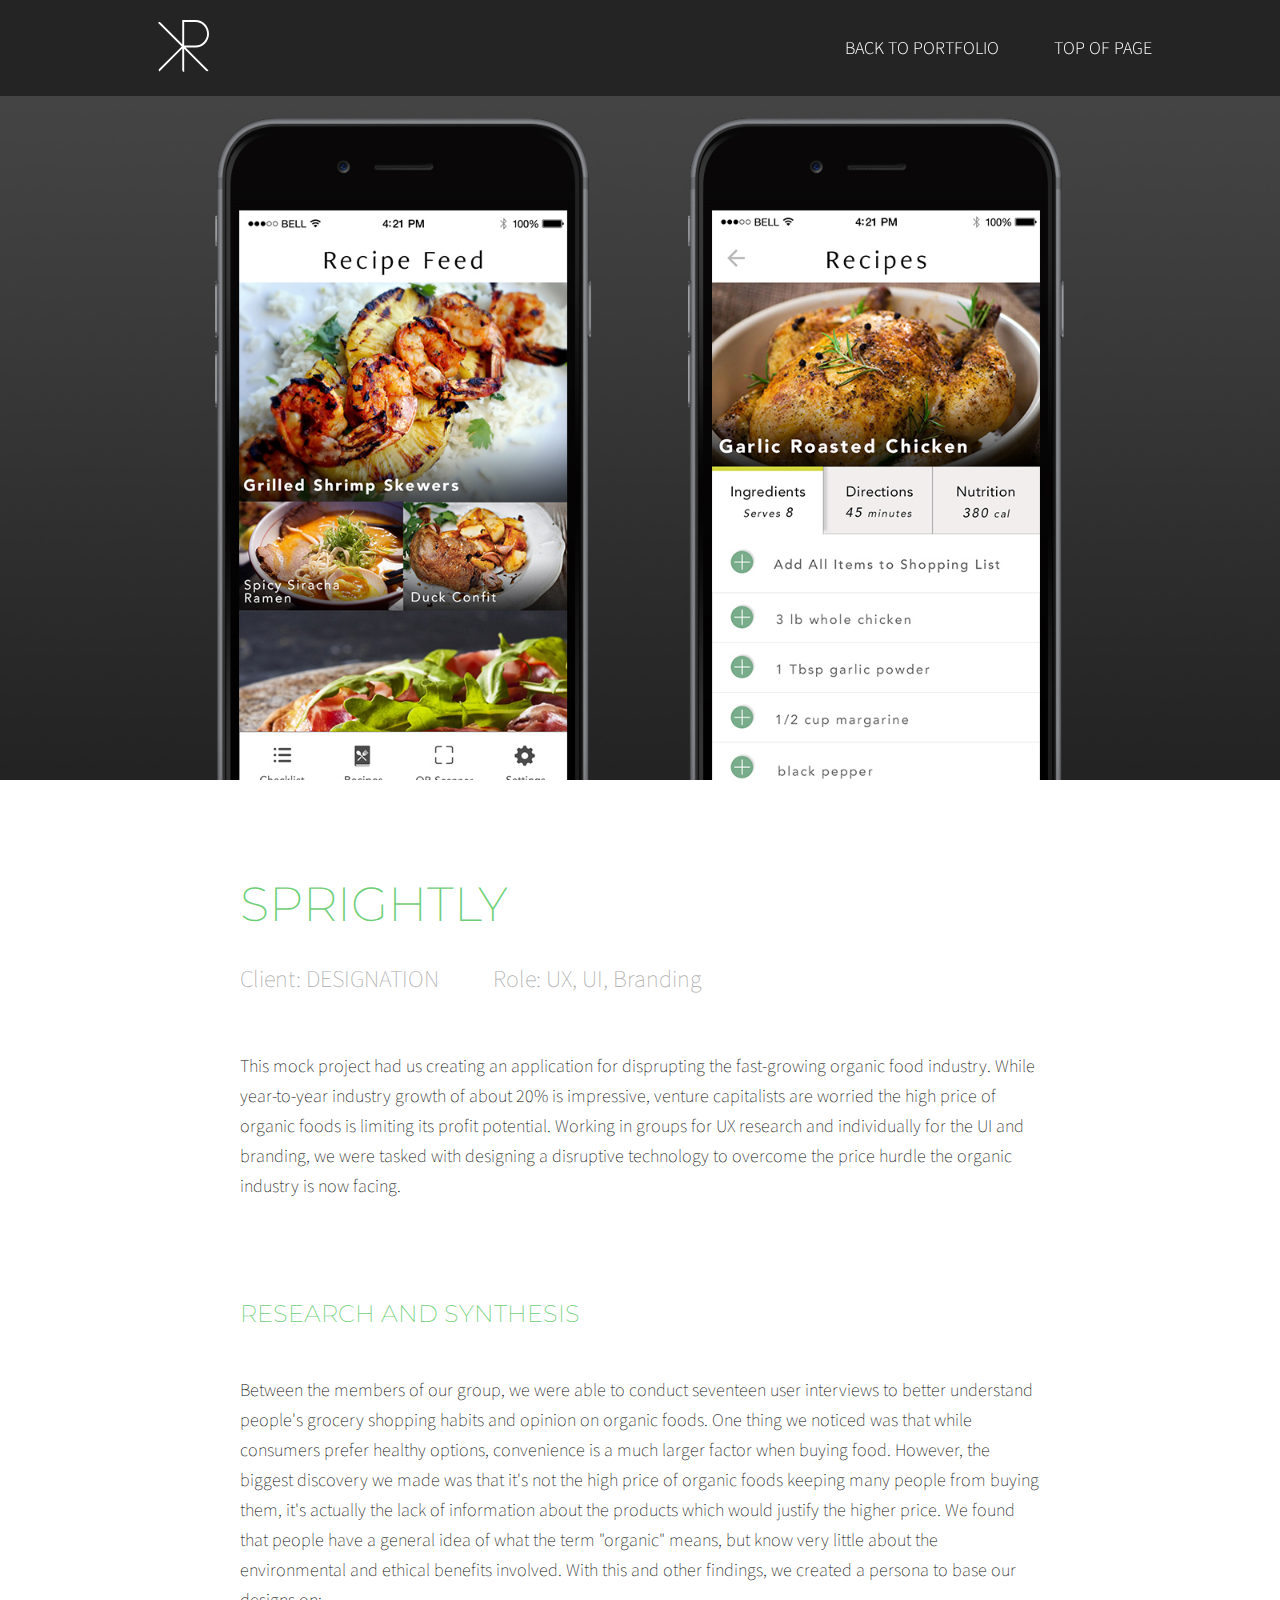
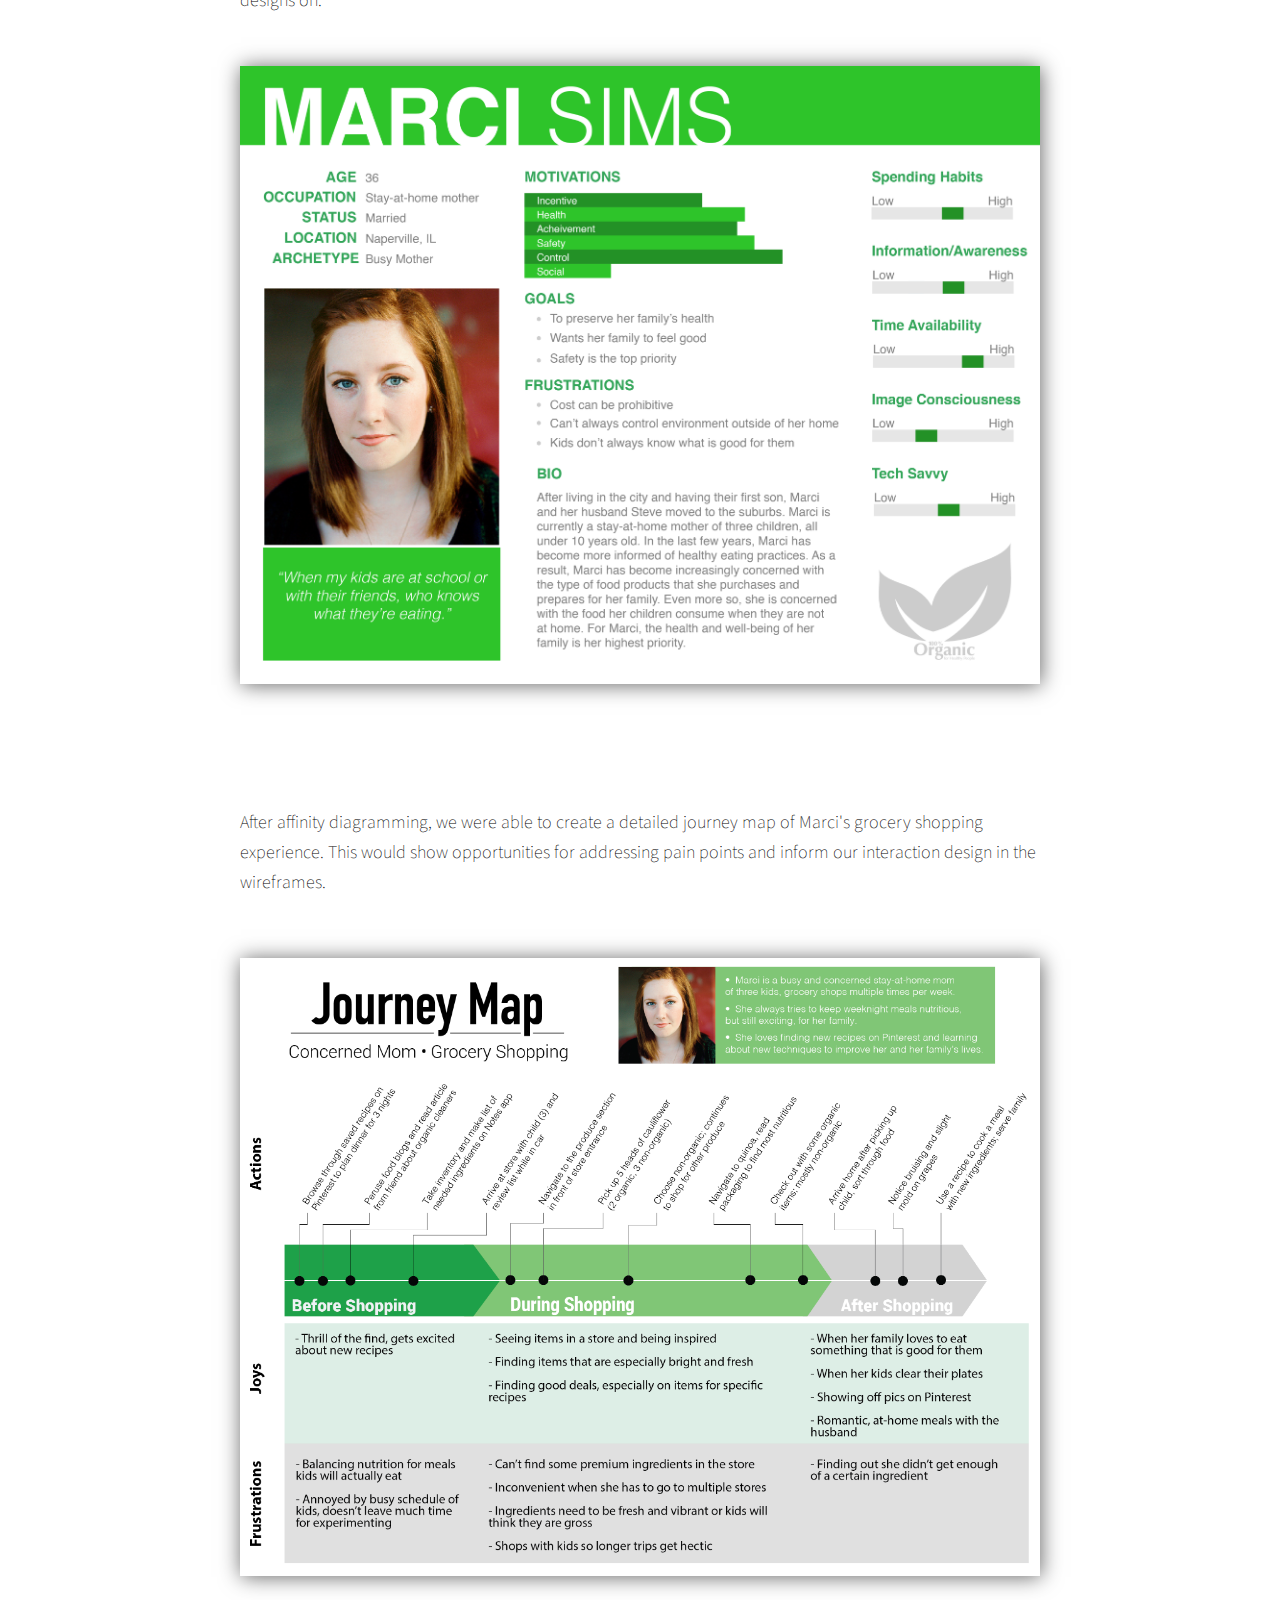
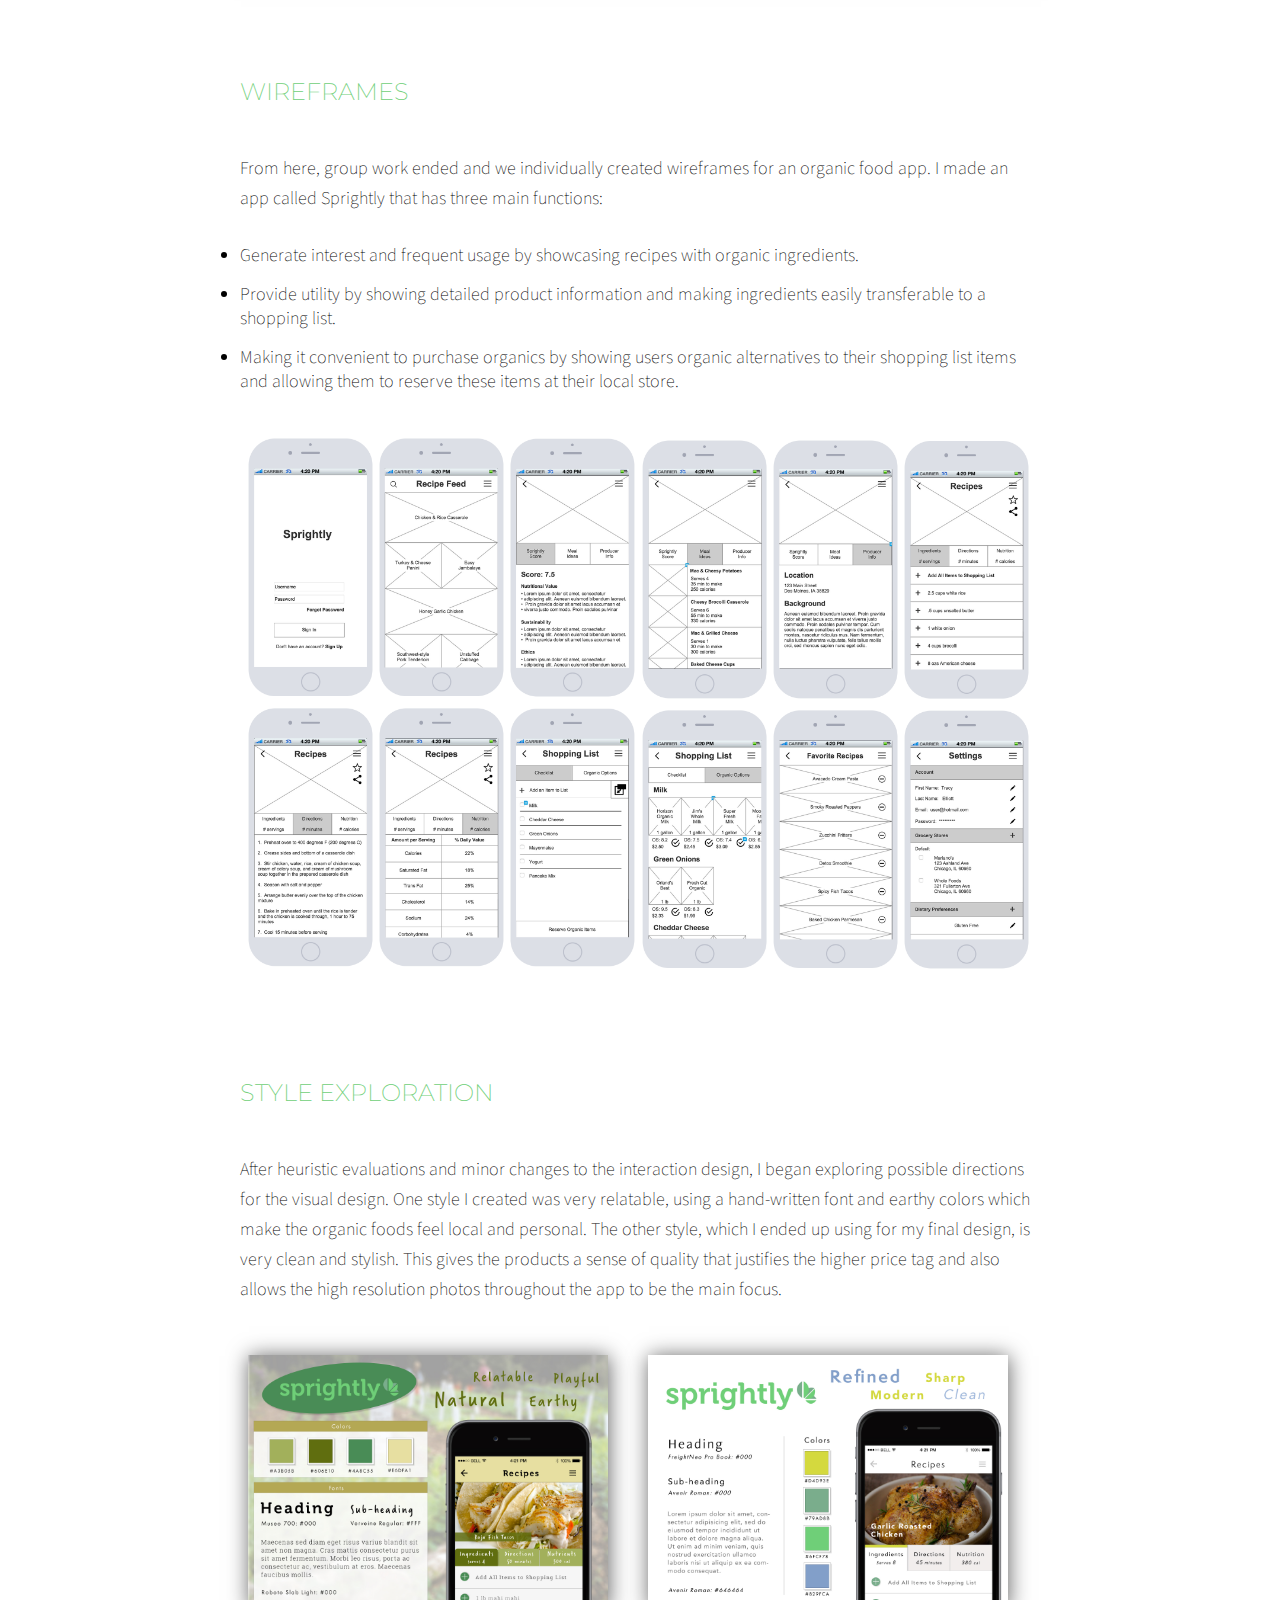
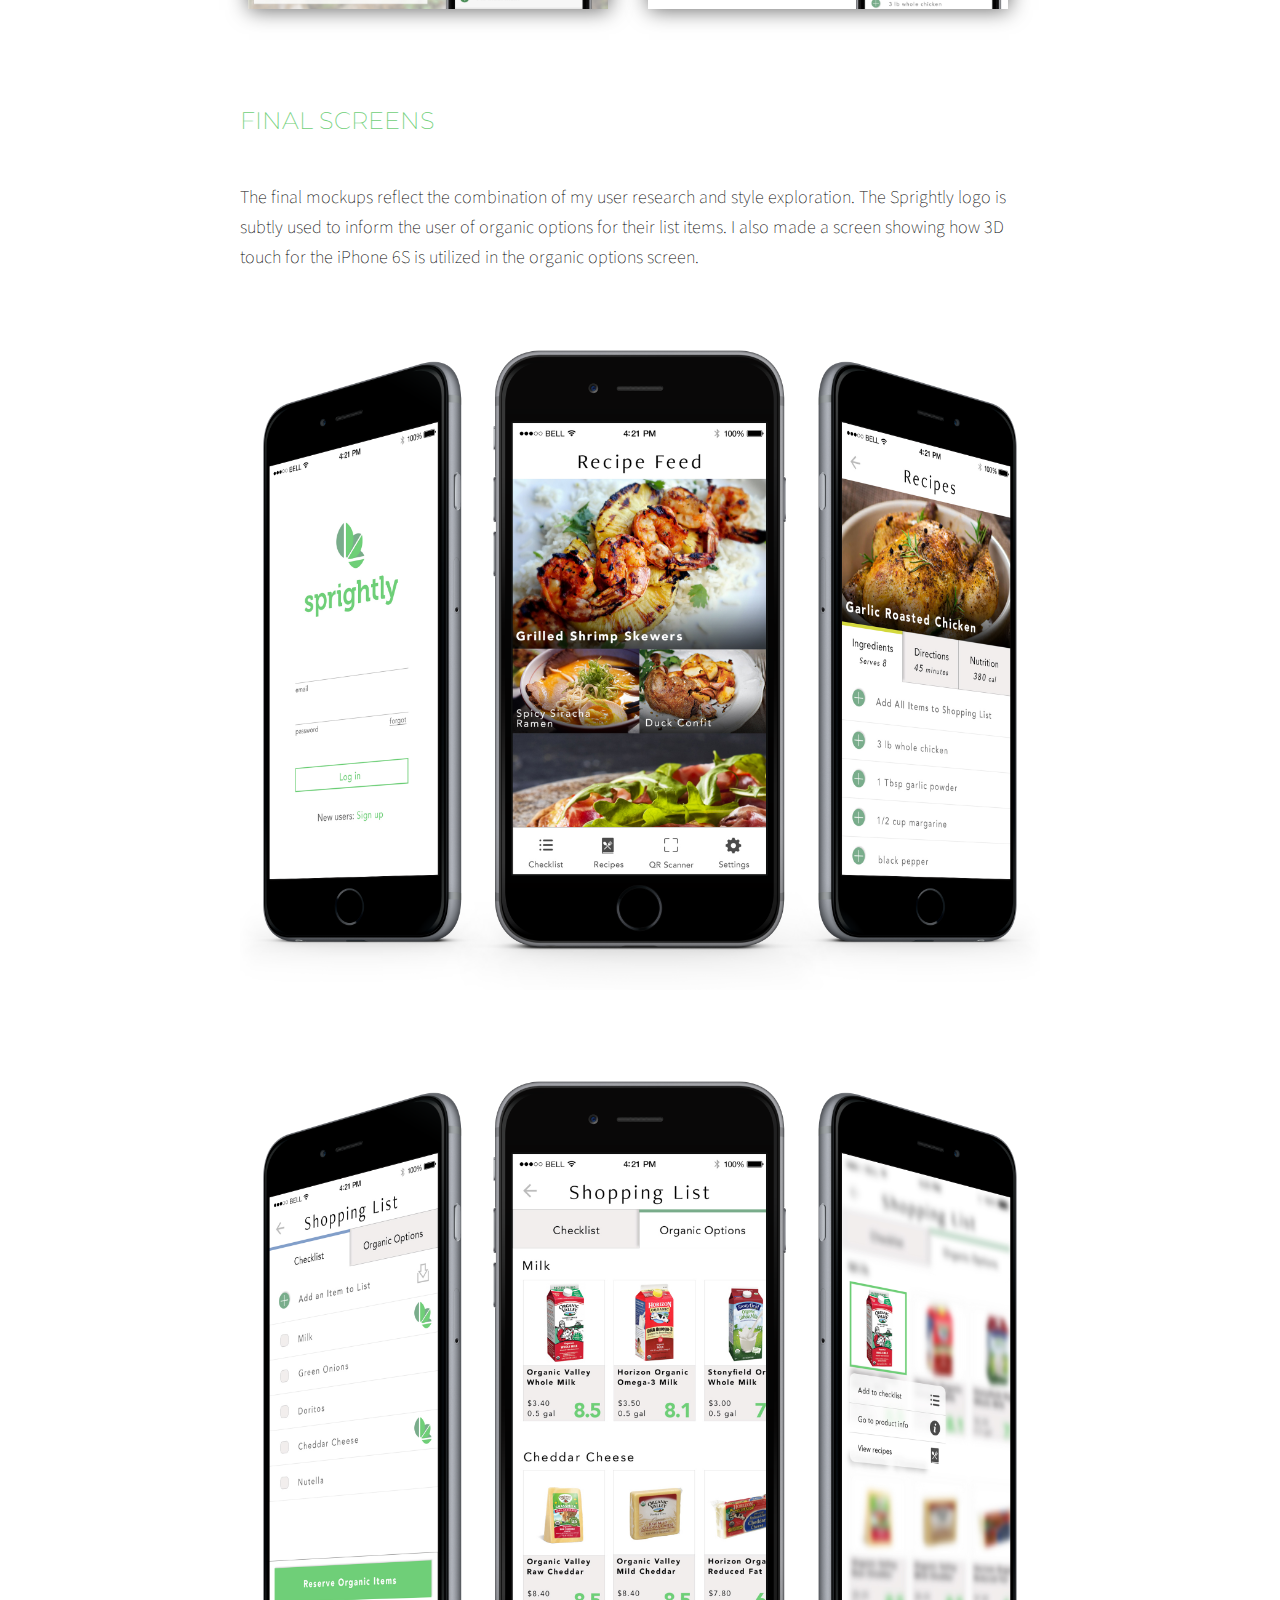
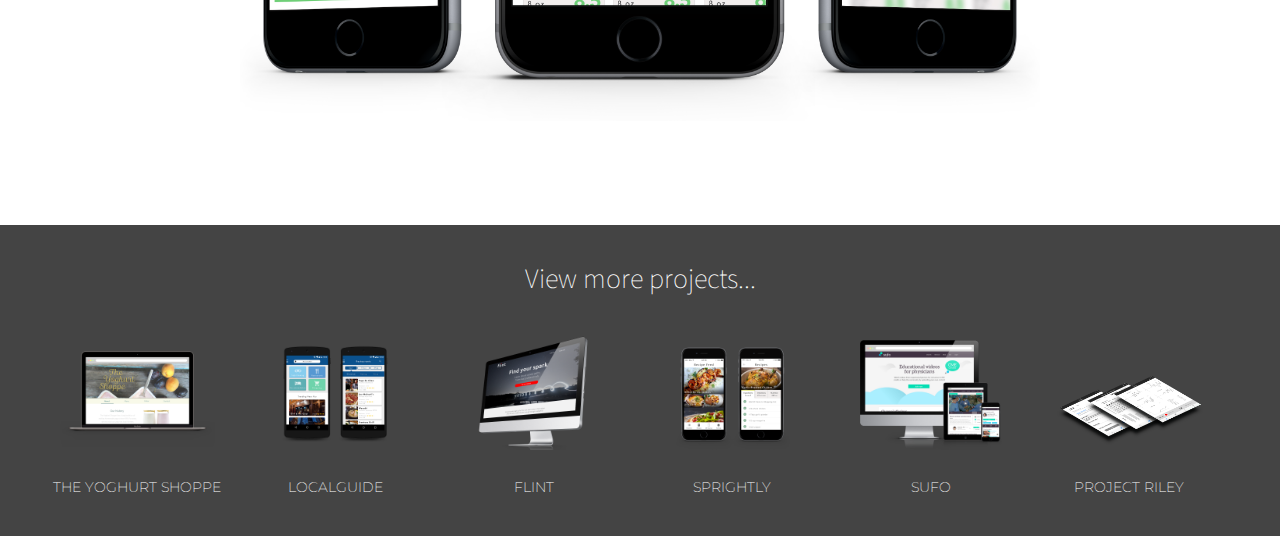
<file: sprightly.html>
<!doctype html>
<html lang="en">
<head>
	<meta charset="utf-8">
    <meta name="viewport" content="width=device-width, initial-scale=1">
	<title>KRG > Sprightly</title>
	<link href="css/reset.css" rel="stylesheet">
    <link href="css/styles.css" rel="stylesheet">
    <link href="css/fluidbox.min.css" rel="stylesheet">
    <link href='https://fonts.googleapis.com/css?family=Source+Sans+Pro:400,200,300' rel='stylesheet' type='text/css'>
    <link href='https://fonts.googleapis.com/css?family=Montserrat' rel='stylesheet' type='text/css'>
    <link rel="shortcut icon" href="images/favicon.ico" type="image/x-icon">
    <link rel="icon" href="images/favicon.ico" type="image/x-icon">
</head>
<body>
	<header>
        <div>
            <nav>
                <div id="navContent">
                    <div class="logo"> 
                        <a href="index.html"><img src="images/monogram.svg" alt="monogram"></a>
                    </div>
                	<ul>
                		<li><a href="index.html#portfolio">Back to portfolio</li></a>
                        <li id="topBtn"><a href="#">Top of page</li></a>
                	</ul>
                </div>
            </nav>
        </div>
        <div class="headerImg">
            <img src="images/Sprightly_Mockup.jpg" alt="">
        </div>
    </header>
    <main>
    	<article id="sprightly">
    		<div class="articleContent">
    			<h1>Sprightly</h1>
    			<h3>Client: DESIGNATION</h3>
    			<h3>Role: UX, UI, Branding</h3>
                <p>
                    This mock project had us creating an application for disprupting the fast-growing organic food industry. While year-to-year industry growth of about 20% is impressive, venture capitalists are worried the high price of organic foods is limiting its profit potential. Working in groups for UX research and individually for the UI and branding, we were tasked with designing a disruptive technology to overcome the price hurdle the organic industry is now facing.
                </p>
                <h2>Research and synthesis</h2>
                <p>
                    Between the members of our group, we were able to conduct seventeen user interviews to better understand people's grocery shopping habits and opinion on organic foods. One thing we noticed was that while consumers prefer healthy options, convenience is a much larger factor when buying food. However, the biggest discovery we made was that it's not the high price of organic foods keeping many people from buying them, it's actually the lack of information about the products which would justify the higher price. We found that people have a general idea of what the term "organic" means, but know very little about the environmental and ethical benefits involved. With this and other findings, we created a persona to base our designs on:
                </p>
                <div id="marci">
                    <a href="images/sprightly_persona.png">
                        <img src="images/sprightly_persona.png" alt="">
                    </a>
                </div>
                <figcaption>
                    After affinity diagramming, we were able to create a detailed journey map of Marci's grocery shopping experience. This would show opportunities for addressing pain points and inform our interaction design in the wireframes.
                </figcaption>
                <figure id="marciMap">
                    <a href="images/sprightly_map.png">
                        <img src="images/sprightly_map.png" alt="">
                    </a>
                </figure>
                <h2>Wireframes</h2>
                <p>
                    From here, group work ended and we individually created wireframes for an organic food app. I made an app called Sprightly that has three main functions:
                </p>
                <ul id="sprightlyFunctions">
                    <li>
                        Generate interest and frequent usage by showcasing recipes with organic ingredients.
                    </li>
                    <li>
                        Provide utility by showing detailed product information and making ingredients easily transferable to a shopping list.
                    </li>
                    <li>
                        Making it convenient to purchase organics by showing users organic alternatives to their shopping list items and allowing them to reserve these items at their local store.
                    </li>
                </ul>
                <div id="sprightlyWireframes">
                    <a href="images/sprightly_wireframes.png">
                        <img src="images/sprightly_wireframes.png" alt="">
                    </a>
                </div>
                <h2>Style exploration</h2>
                <p>
                    After heuristic evaluations and minor changes to the interaction design, I began exploring possible directions for the visual design. One style I created was very relatable, using a hand-written font and earthy colors which make the organic foods feel local and personal. The other style, which I ended up using for my final design, is very clean and stylish. This gives the products a sense of quality that justifies the higher price tag and also allows the high resolution photos throughout the app to be the main focus.
                </p>
                <div id="sprightlyTiles">
                    <a href="images/sprightly_tile2.jpg">
                        <img src="images/sprightly_tile2.jpg" alt="">
                    </a>
                    <div class="spacer"></div>
                    <a href="images/sprightly_tile1.jpg">
                        <img src="images/sprightly_tile1.jpg" alt="">
                    </a>
                </div>
                <h2>Final screens</h2>
                <figcaption>
                    The final mockups reflect the combination of my user research and style exploration. The Sprightly logo is subtly used to inform the user of organic options for their list items. I also made a screen showing how 3D touch for the iPhone 6S is utilized in the organic options screen.
                </figcaption>
                <figure class="sprightlyMockup">
                    <img src="images/sprightly_mockup1.png" alt="">
                </figure>
                <figure class="sprightlyMockup">
                    <img src="images/sprightly_mockup2.png" alt="">
                </figure>
    		</div>
    	</article>
    	<div id="portfolioNav">
            <h3>View more projects...</h3>
    		<ul>
    			<li>
    				<a href="yoghurtshoppe.html"><img src="images/nav_ys.png" alt="yoghurt shoppe thumbnail"></a>
    				<h4>The Yoghurt Shoppe</h4>
    			</li>
    			<li>
    				<a href="localguide.html"><img src="images/nav_lg.png" alt="localguide thumbnail"></a>
    				<h4>LocalGuide</h4>
    			</li>
    			<li>
    				<a href="flint.html"><img src="images/nav_flint.png" alt="flint thumbnail"></a>
    				<h4>Flint</h4>
    			</li>
    			<li>
    				<a href="sprightly.html"><img src="images/nav_sprightly.png" alt="sprightly thumbnail"></a>
    				<h4>Sprightly</h4>
    			</li>
    			<li>
    				<a href="sufo.html"><img src="images/nav_sufo.png" alt="sufo thumbnail"></a>
    				<h4>SuFo</h4>
    			</li>
    			<li>
                    <a href="riley.html"><img src="images/nav_riley.png" alt="riley thumbnail"></a>
                    <h4>Project Riley</h4>         
                </li>
    		</ul>
    	</div>
    </main>
<script src="js/jquery.min.js"></script>
<script src="js/jquery.ba-throttle-debounce.min.js"></script>
<script src="js/jquery.fluidbox.min.js"></script>
<script src="js/script.js"></script>
</body>
</html>
</file>
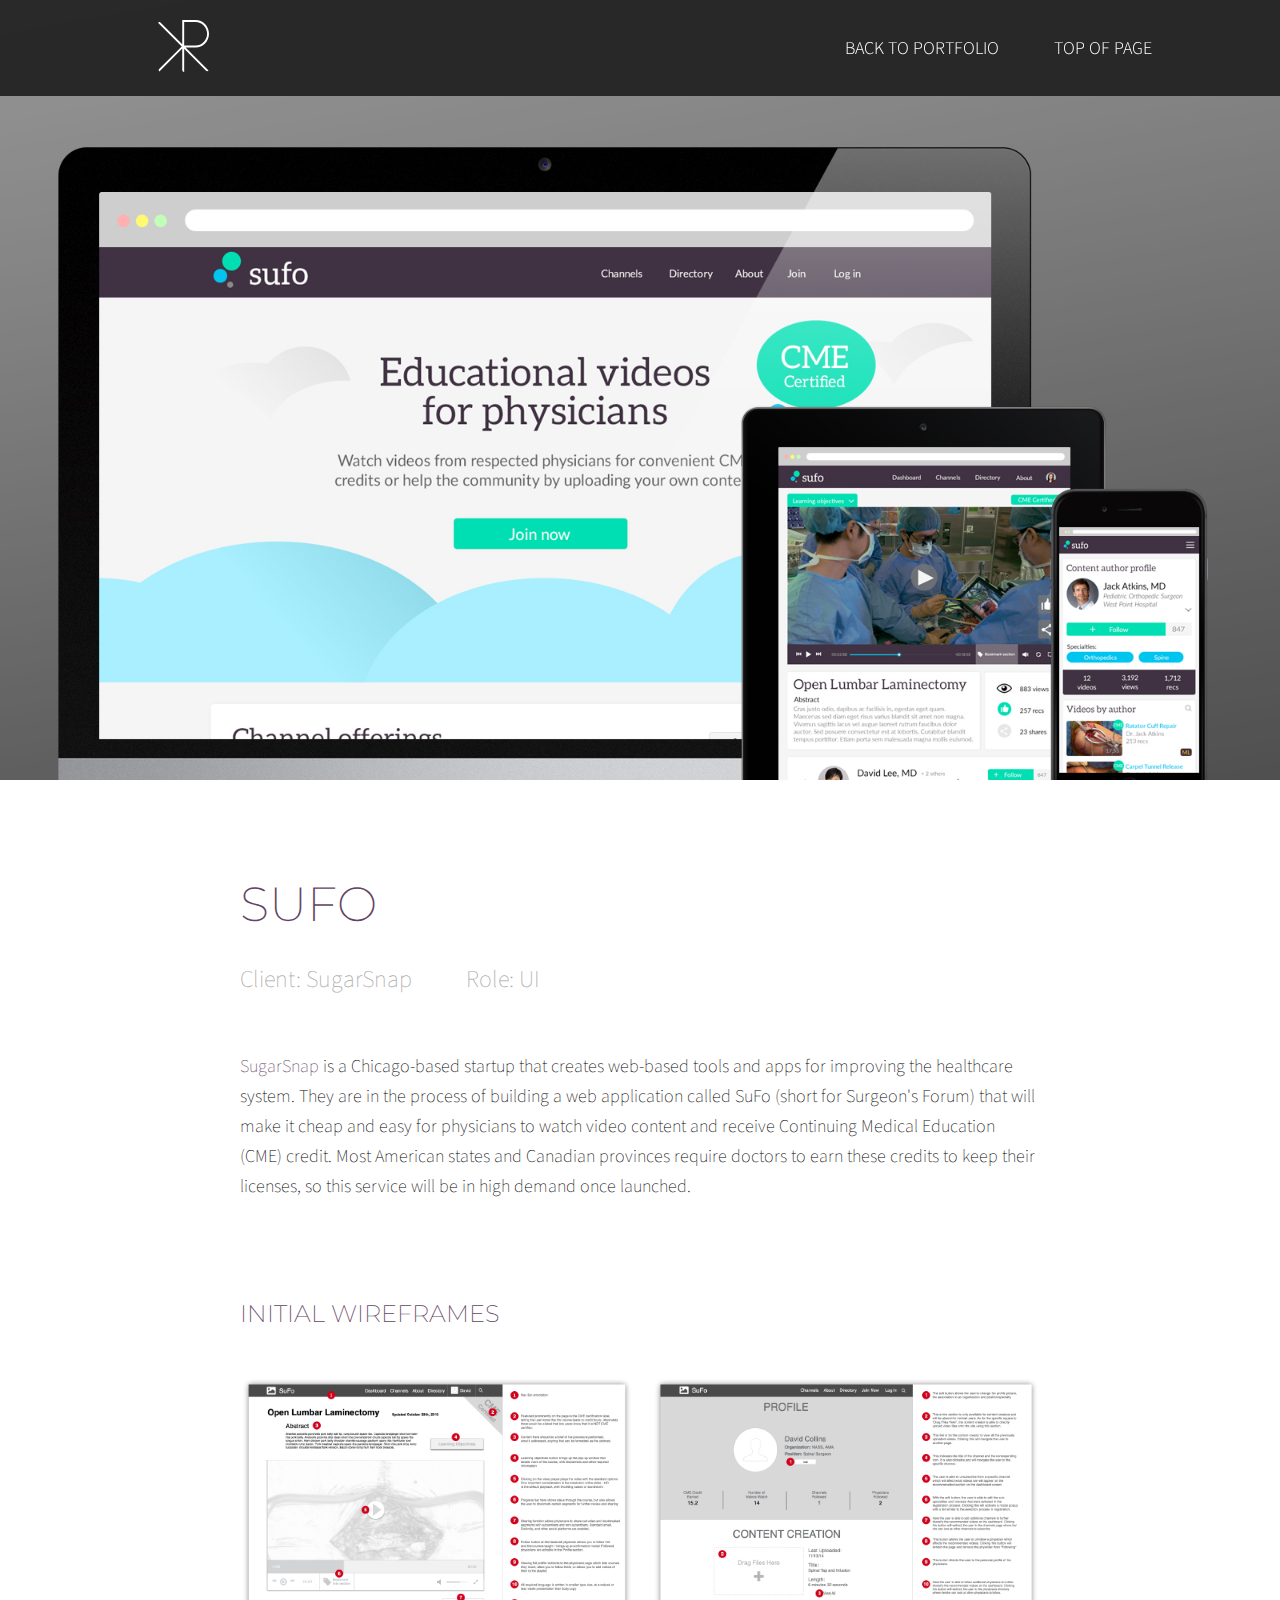
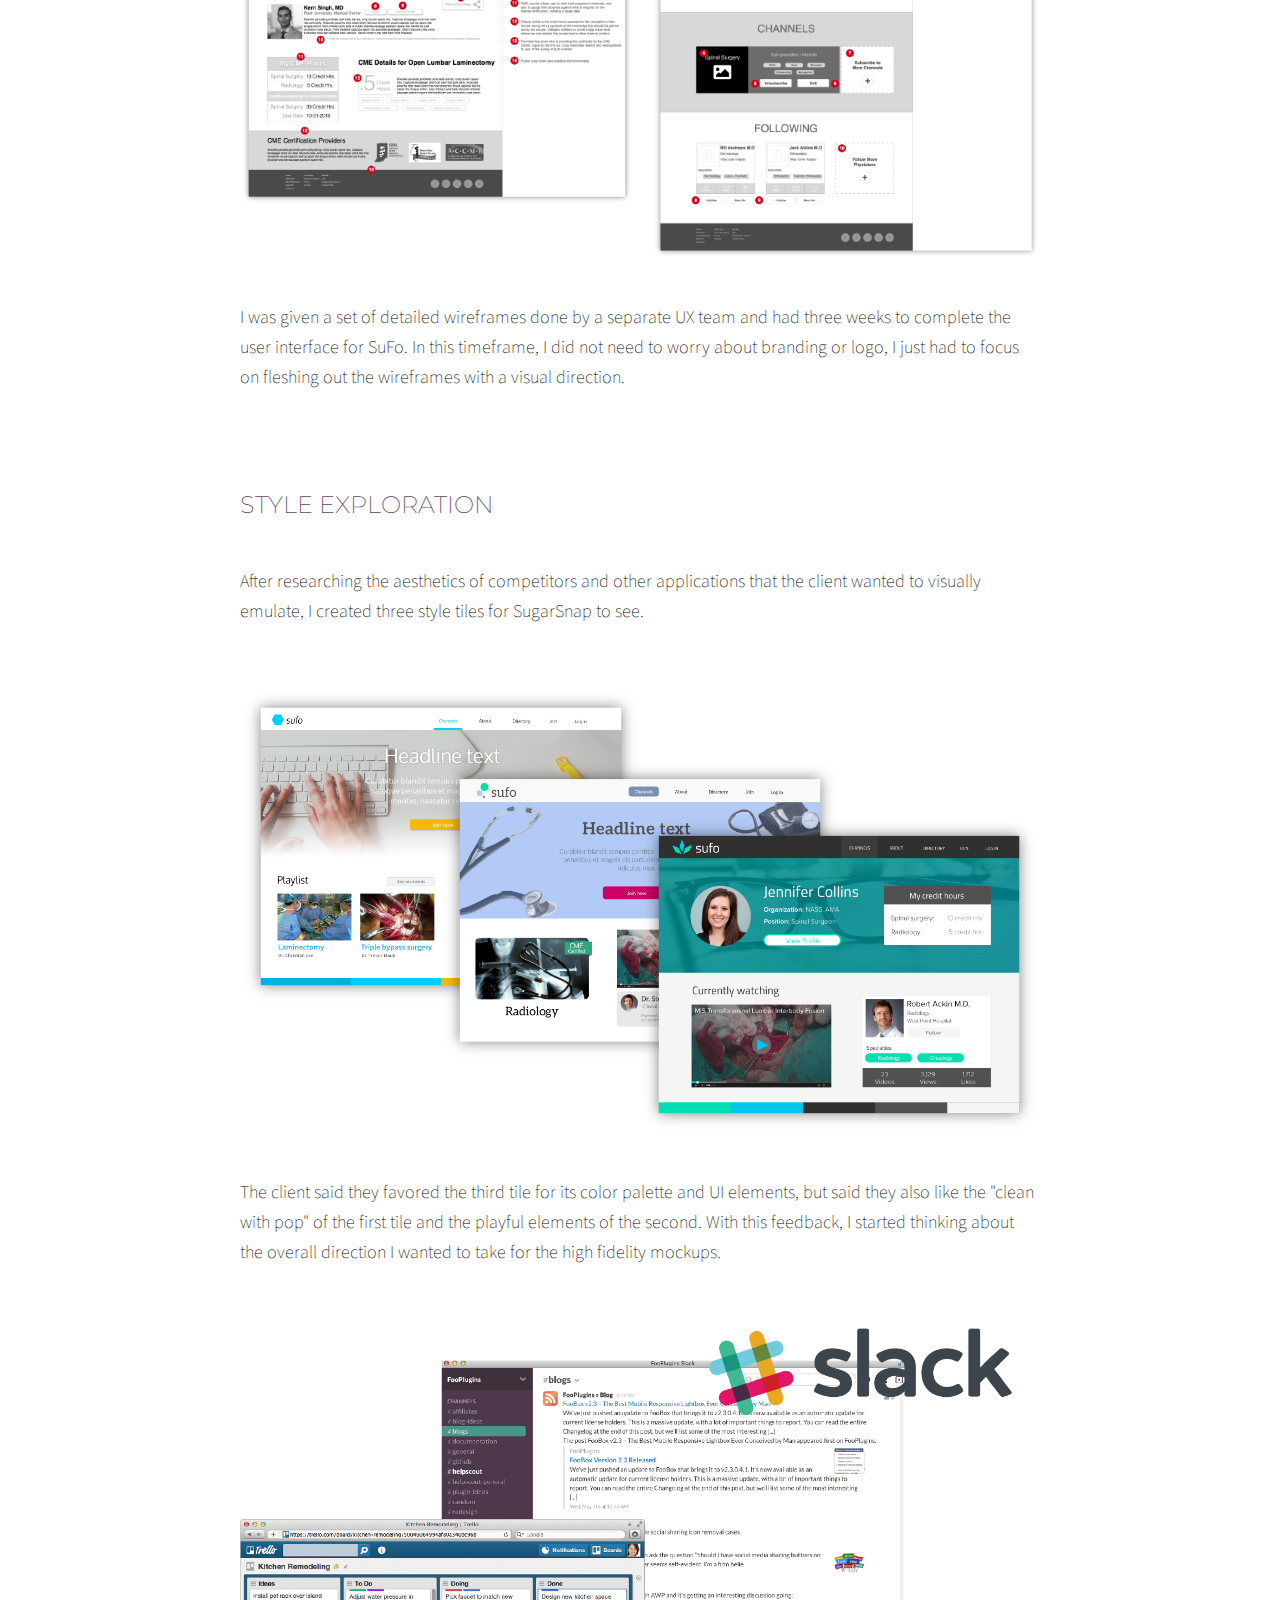
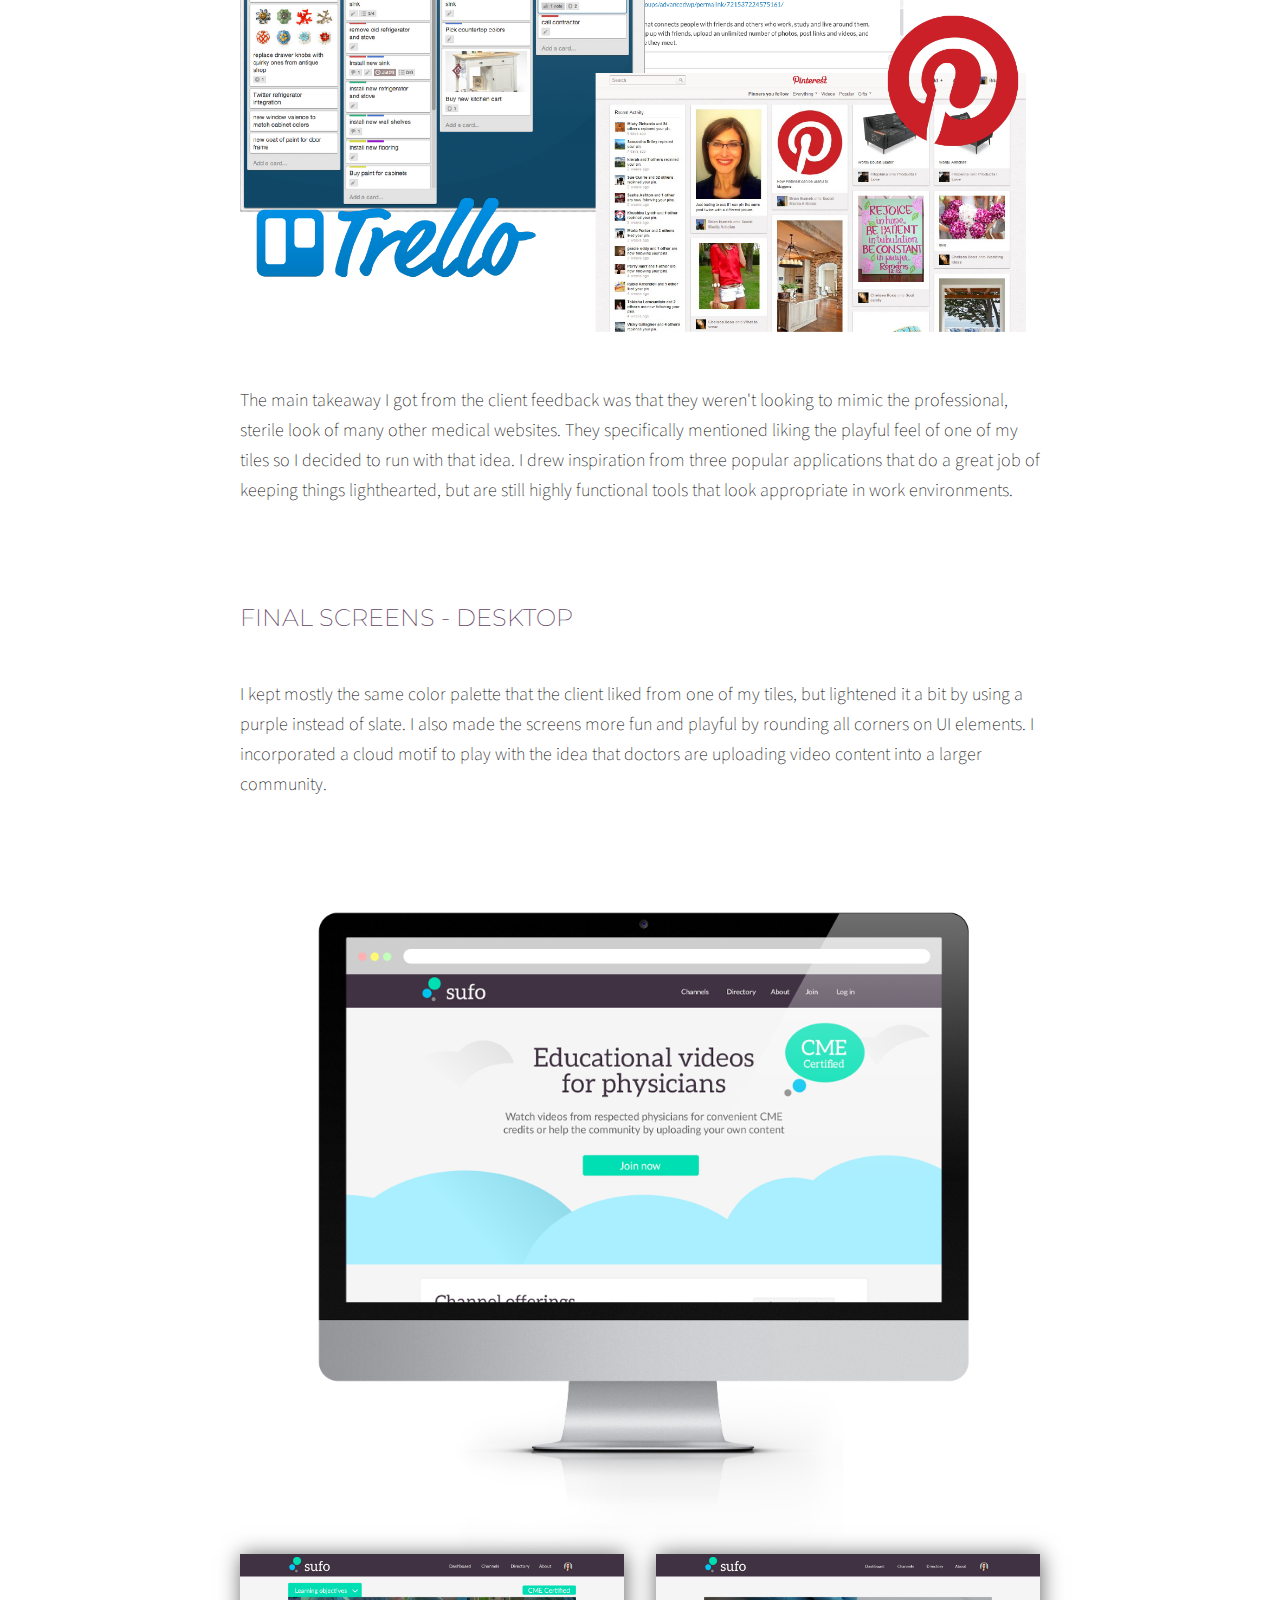
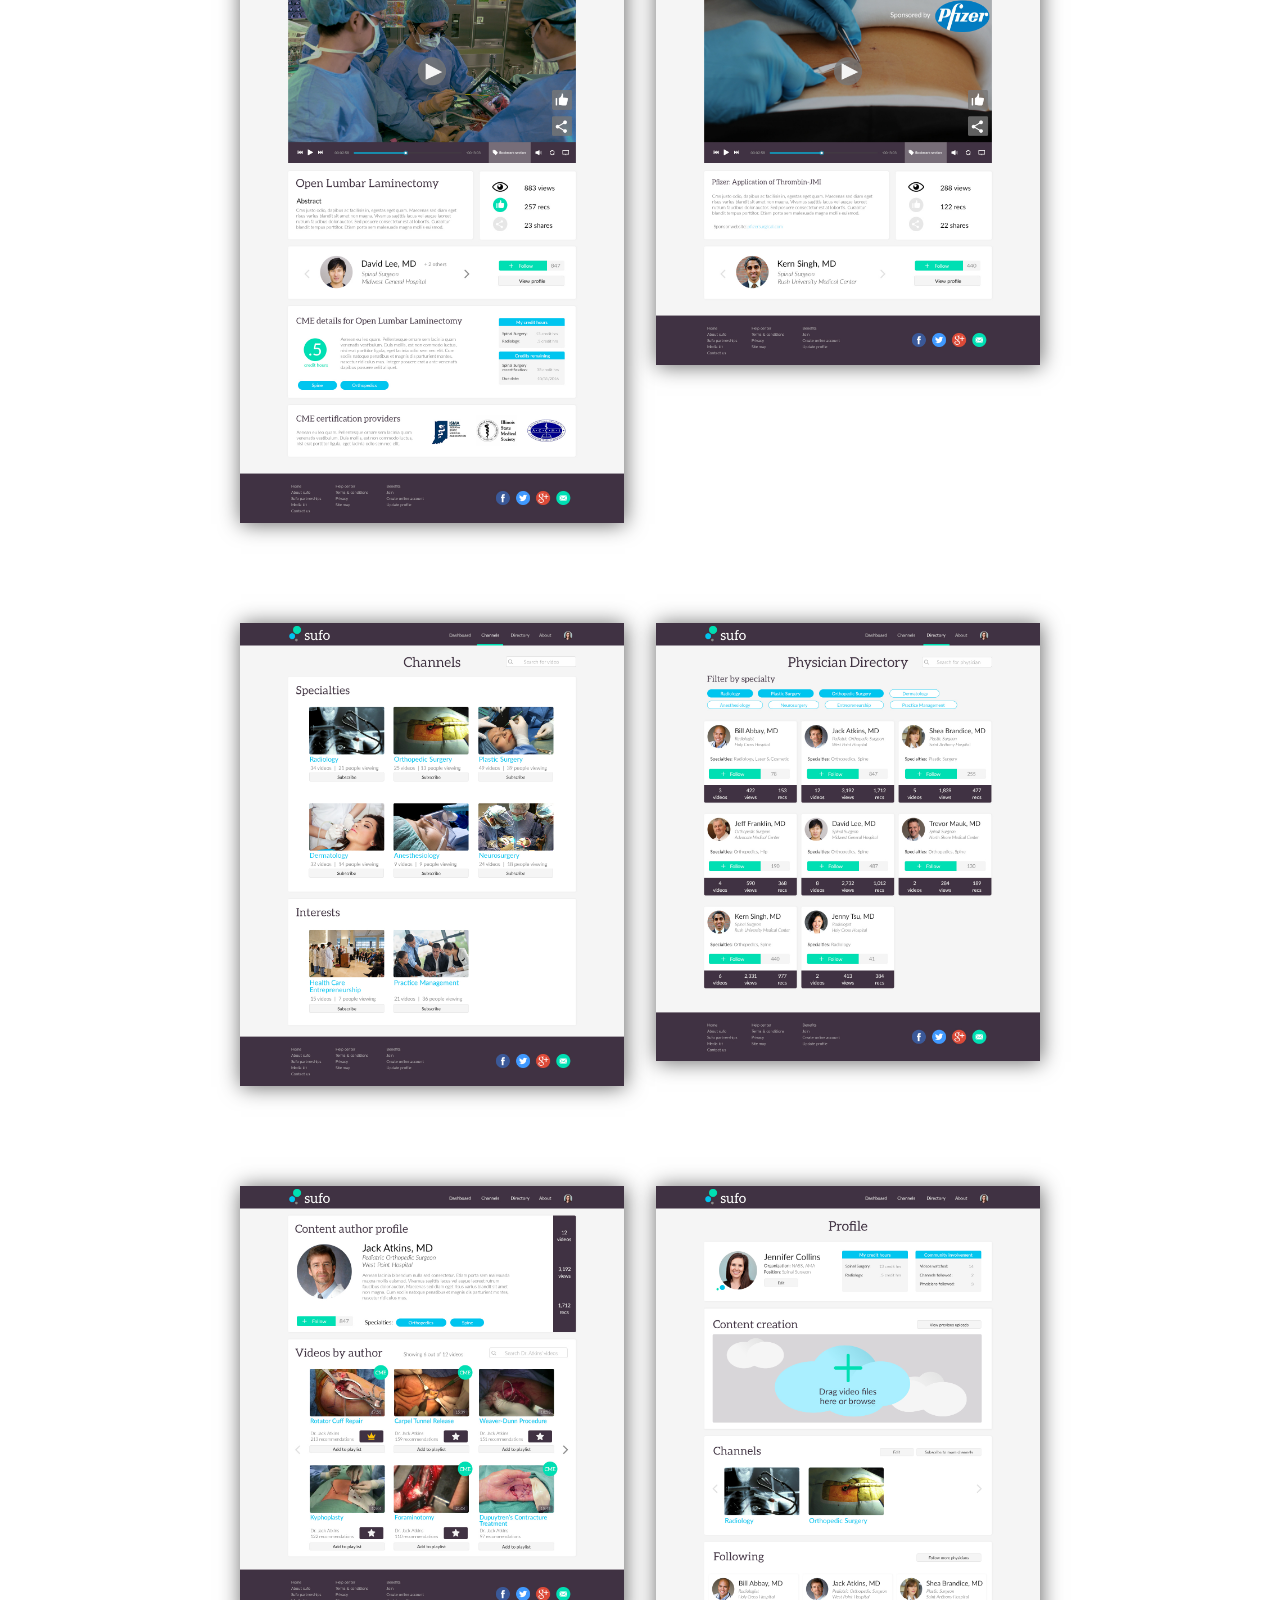
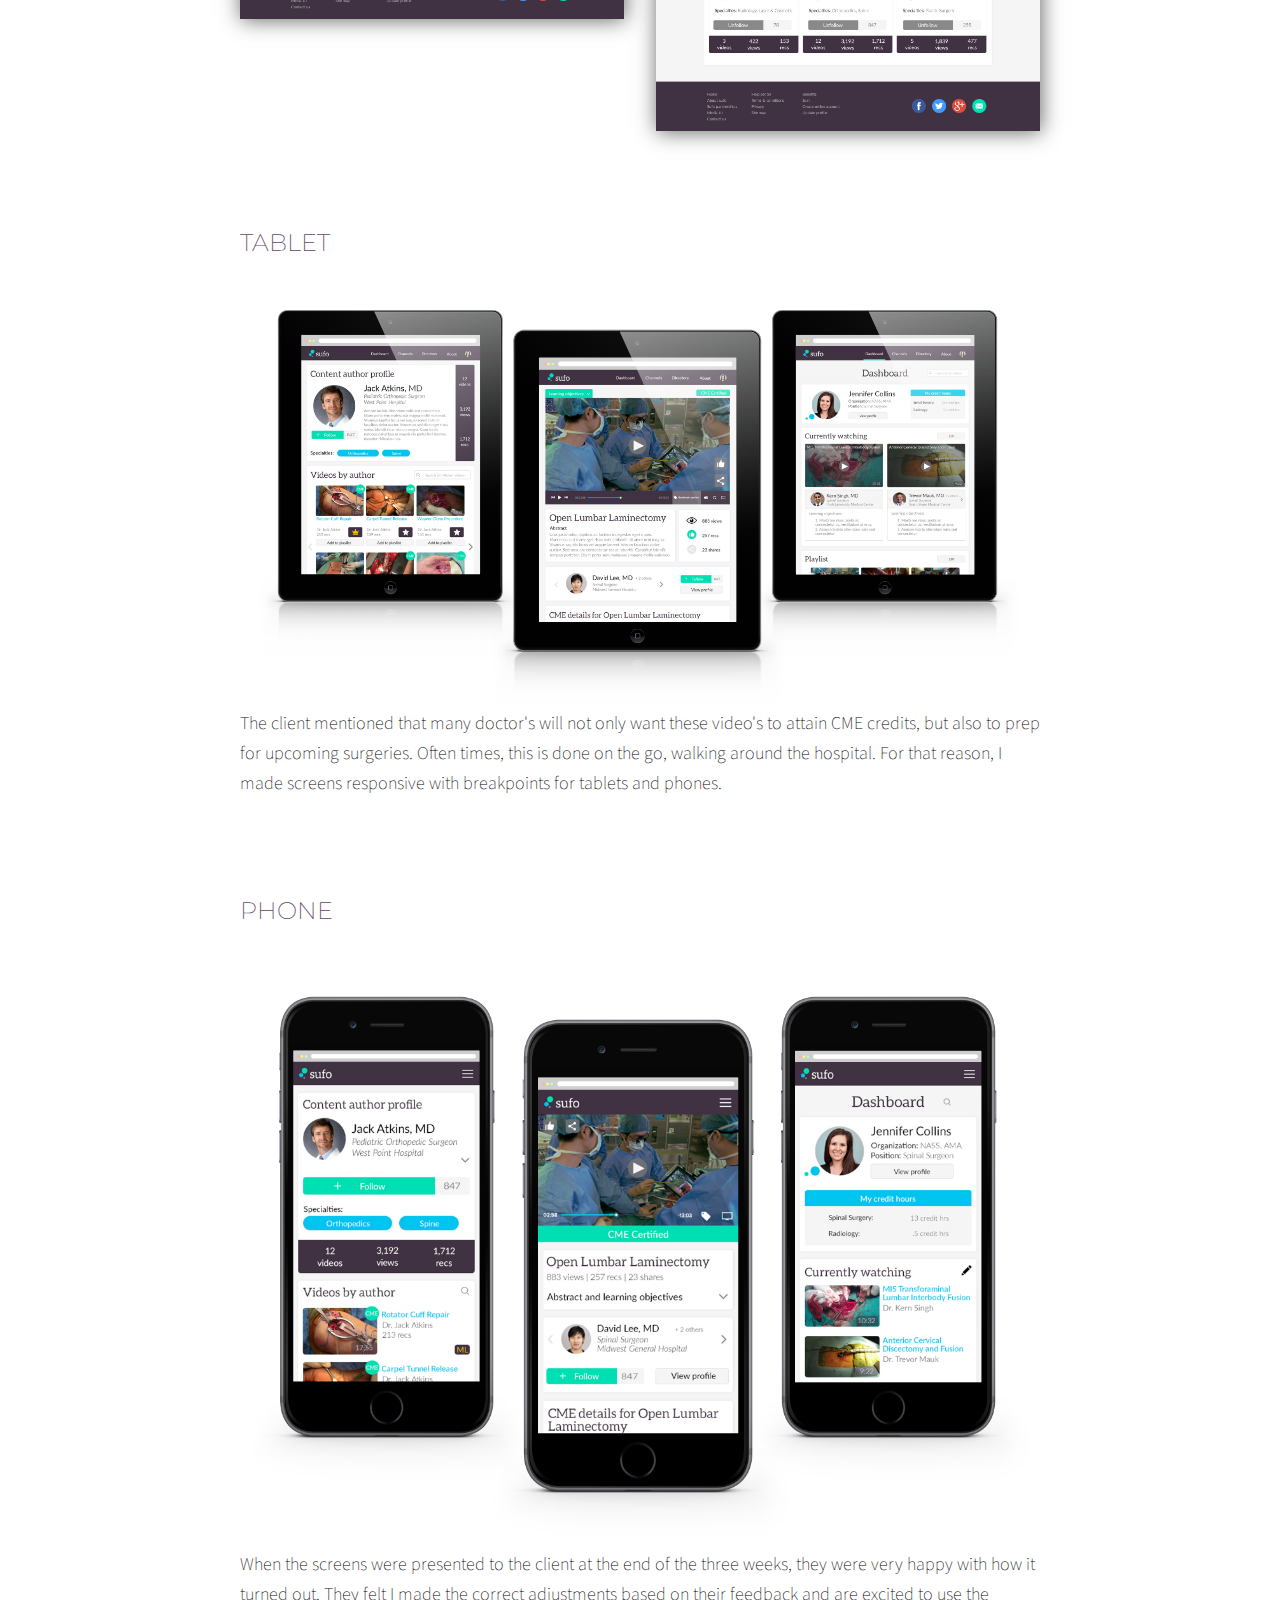
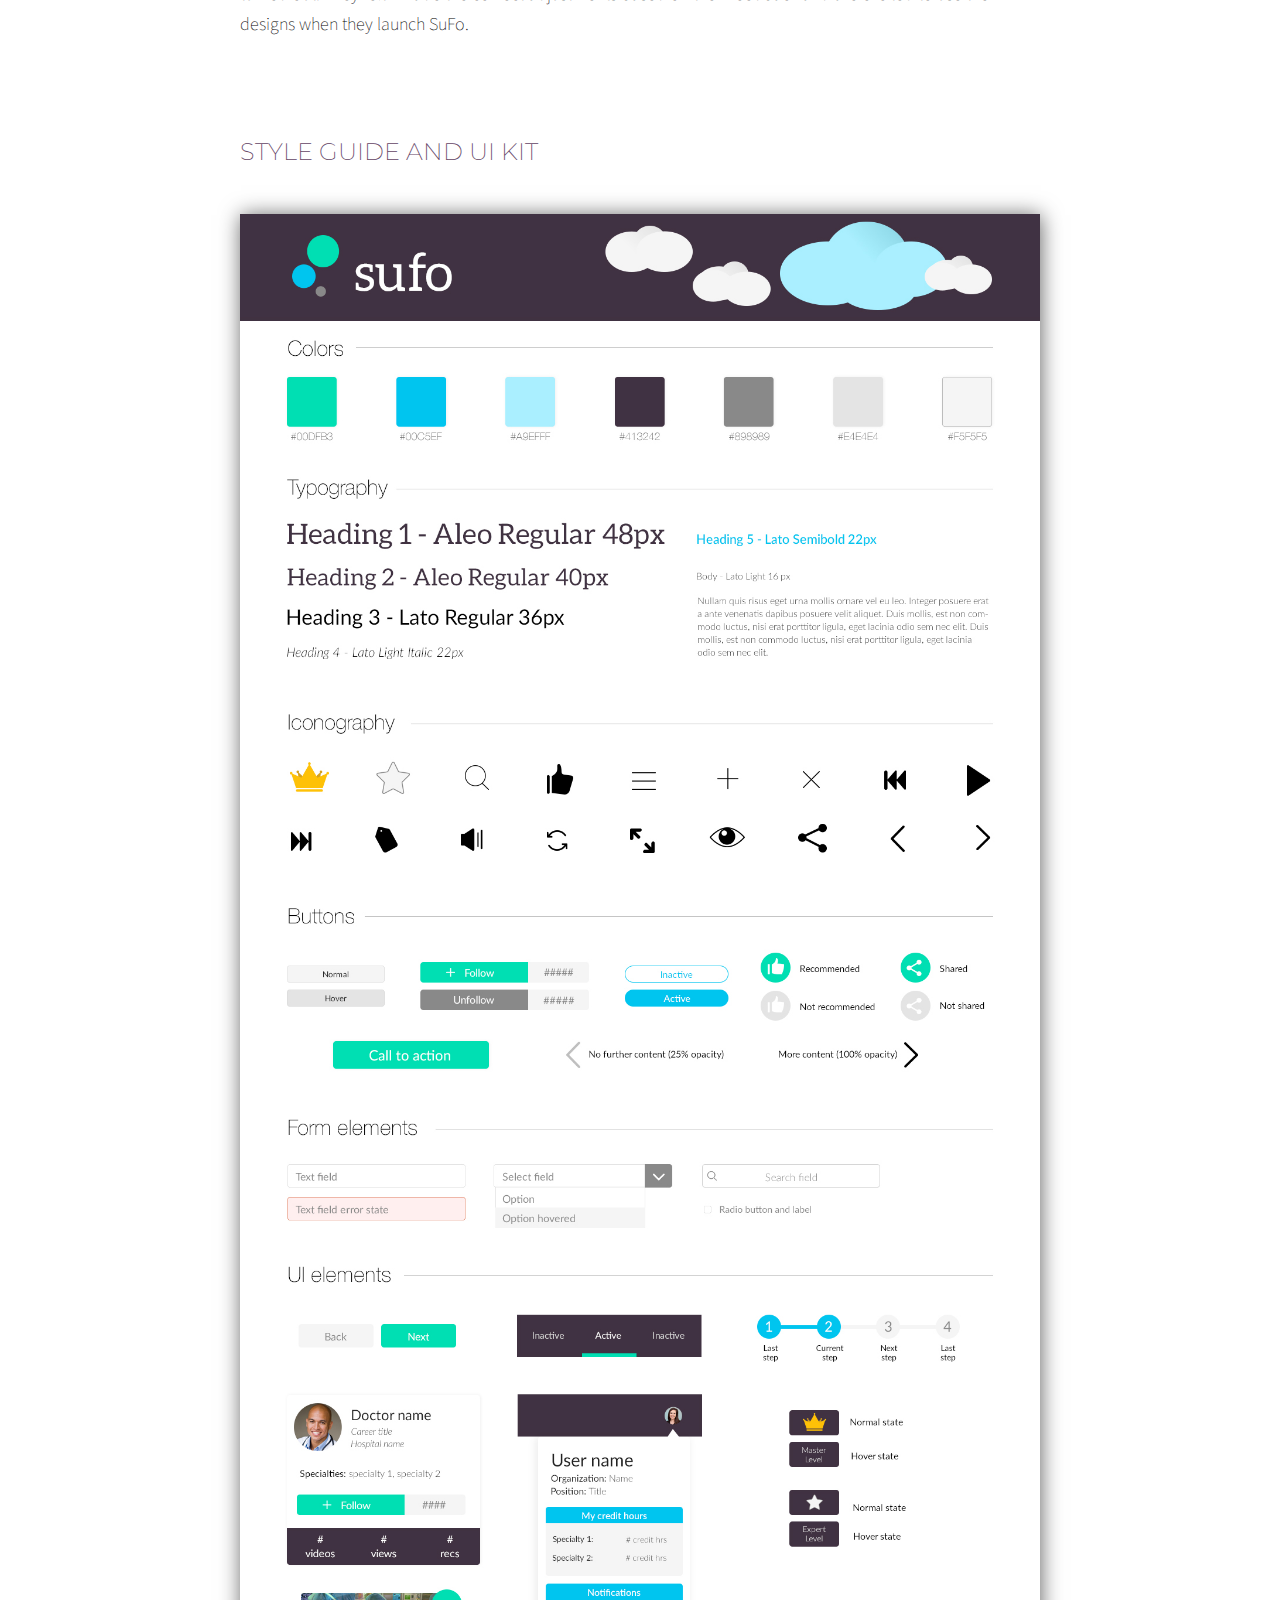
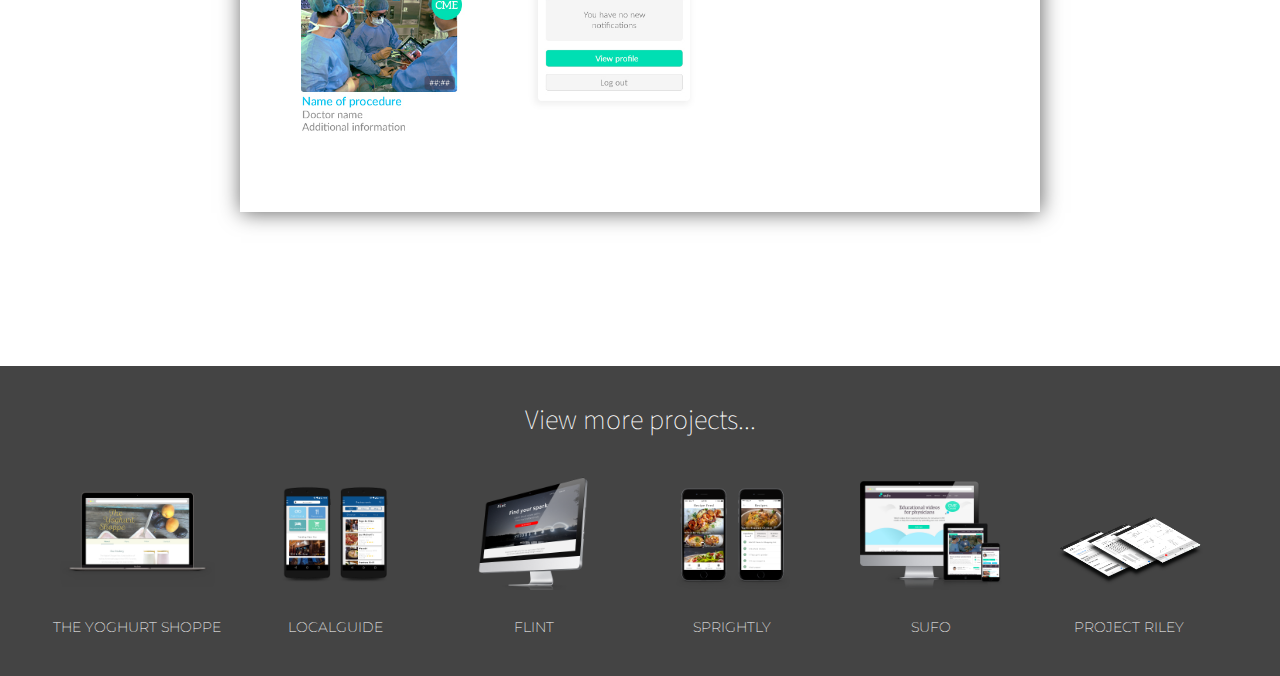
<file: sufo.html>
<!doctype html>
<html lang="en">
<head>
	<meta charset="utf-8">
    <meta name="viewport" content="width=device-width, initial-scale=1">
	<title>KRG > SuFo</title>
	<link href="css/reset.css" rel="stylesheet">
    <link href="css/styles.css" rel="stylesheet">
    <link href="css/fluidbox.min.css" rel="stylesheet">
    <link href='https://fonts.googleapis.com/css?family=Source+Sans+Pro:400,200,300' rel='stylesheet' type='text/css'>
    <link href='https://fonts.googleapis.com/css?family=Montserrat' rel='stylesheet' type='text/css'>
    <link rel="shortcut icon" href="images/favicon.ico" type="image/x-icon">
    <link rel="icon" href="images/favicon.ico" type="image/x-icon">
</head>
<body>
	<header>
        <div>
            <nav>
                <div id="navContent">
                    <div class="logo"> 
                        <a href="index.html"><img src="images/monogram.svg" alt="monogram"></a>
                    </div>
                	<ul>
                		<li><a href="index.html#portfolio">Back to portfolio</li></a>
                        <li id="topBtn"><a href="#">Top of page</li></a>
                	</ul>
                </div>
            </nav>
        </div>
        <div class="headerImg">
            <img src="images/sufo_mockup2.jpg" alt="">
        </div>
    </header>
    <main>
    	<article id="sufo">
    		<div class="articleContent">
    			<h1>SuFo</h1>
    			<h3>Client: SugarSnap</h3>
    			<h3>Role: UI</h3>
                <p>
                    <a href="http://www.sugarsnap.com/" target="_blank">SugarSnap</a> is a Chicago-based startup that creates web-based tools and apps for improving the healthcare system. They are in the process of building a web application called SuFo (short for Surgeon's Forum) that will make it cheap and easy for physicians to watch video content and receive Continuing Medical Education (CME) credit. Most American states and Canadian provinces require doctors to earn these credits to keep their licenses, so this service will be in high demand once launched.
                </p>
                <h2>Initial wireframes</h2>
                <div id="sufoWireframes">
                    <a href="images/sufo_wireframes.png">
                        <img src="images/sufo_wireframes.png" alt="">
                    </a>
                </div>
                <p>
                    I was given a set of detailed wireframes done by a separate UX team and had three weeks to complete the user interface for SuFo. In this timeframe, I did not need to worry about branding or logo, I just had to focus on fleshing out the wireframes with a visual direction.
                </p>
                <h2>Style exploration</h2>
                <p>
                    After researching the aesthetics of competitors and other applications that the client wanted to visually emulate, I created three style tiles for SugarSnap to see. 
                </p>
                <div id="sufoTiles">
                    <a href="images/sufo_tiles.png">
                        <img src="images/sufo_tiles.png" alt="">
                    </a>
                </div>
                <p>
                    The client said they favored the third tile for its color palette and UI elements, but said they also like the "clean with pop" of the first tile and the playful elements of the second. With this feedback, I started thinking about the overall direction I wanted to take for the high fidelity mockups. 
                </p>
                <div id="sufoInspiration">
                    <a href="images/sufo_inspiration.png">
                        <img src="images/sufo_inspiration.png" alt="">
                    </a>
                </div>
                <p>
                    The main takeaway I got from the client feedback was that they weren't looking to mimic the professional, sterile look of many other medical websites. They specifically mentioned liking the playful feel of one of my tiles so I decided to run with that idea. I drew inspiration from three popular applications that do a great job of keeping things lighthearted, but are still highly functional tools that look appropriate in work environments.
                </p>
                <h2>Final screens - Desktop</h2>
                <p>
                    I kept mostly the same color palette that the client liked from one of my tiles, but lightened it a bit by using a purple instead of slate. I also made the screens more fun and playful by rounding all corners on UI elements. I incorporated a cloud motif to play with the idea that doctors are uploading video content into a larger community.
                </p>
                <div id="sufoDesktop">
                    <img src="images/sufo_desktop.png" alt="">
                </div>
                <div class="sufoMockups clearfix">
                    <a href="images/sufo_video.jpg">
                        <img src="images/sufo_video.jpg" alt="">
                    </a>
                    <div class="spacer"></div>
                    <a href="images/sufo_sponsored.jpg">
                        <img src="images/sufo_sponsored.jpg" alt="">
                    </a>
                </div>
                <div class="sufoMockups clearfix">
                    <a href="images/sufo_channels.jpg">
                        <img src="images/sufo_channels.jpg" alt="">
                    </a>
                    <div class="spacer"></div>
                    <a href="images/sufo_directory.jpg">
                        <img src="images/sufo_directory.jpg" alt="">
                    </a>
                </div>
                <div class="sufoMockups clearfix">
                    <a href="images/sufo_author.jpg">
                        <img src="images/sufo_author.jpg" alt="">
                    </a>
                    <div class="spacer"></div>
                    <a href="images/sufo_profile.jpg">
                        <img src="images/sufo_profile.jpg" alt="">
                    </a>
                </div>
                <h2>Tablet</h2>
                <div id="sufoTablets">
                    <a href="images/sufo_tablets.png">
                        <img src="images/sufo_tablets.png" alt="">
                    </a>
                </div>
                <p>
                    The client mentioned that many doctor's will not only want these video's to attain CME credits, but also to prep for upcoming surgeries. Often times, this is done on the go, walking around the hospital. For that reason, I made screens responsive with breakpoints for tablets and phones.
                </p>
                <h2>Phone</h2>
                <div id="sufoPhones">
                    <a href="images/sufo_phones.png">
                        <img src="images/sufo_phones.png" alt="">
                    </a>
                </div>
                <p>
                    When the screens were presented to the client at the end of the three weeks, they were very happy with how it turned out. They felt I made the correct adjustments based on their feedback and are excited to use the designs when they launch SuFo.
                </p>
                <h2>Style guide and UI kit</h2>
                <div id="sufoGuide">
                    <img src="images/sufo_guide.jpg" alt="">
                </div>
    		</div>
    	</article>
    	<div id="portfolioNav">
            <h3>View more projects...</h3>
    		<ul>
    			<li>
    				<a href="yoghurtshoppe.html"><img src="images/nav_ys.png" alt="yoghurt shoppe thumbnail"></a>
    				<h4>The Yoghurt Shoppe</h4>
    			</li>
    			<li>
    				<a href="localguide.html"><img src="images/nav_lg.png" alt="localguide thumbnail"></a>
    				<h4>LocalGuide</h4>
    			</li>
    			<li>
    				<a href="flint.html"><img src="images/nav_flint.png" alt="flint thumbnail"></a>
    				<h4>Flint</h4>
    			</li>
    			<li>
    				<a href="sprightly.html"><img src="images/nav_sprightly.png" alt="sprightly thumbnail"></a>
    				<h4>Sprightly</h4>
    			</li>
    			<li>
    				<a href="sufo.html"><img src="images/nav_sufo.png" alt="sufo thumbnail"></a>
    				<h4>SuFo</h4>
    			</li>
    			<li>
                    <a href="riley.html"><img src="images/nav_riley.png" alt="riley thumbnail"></a>
                    <h4>Project Riley</h4>         
                </li>
    		</ul>
    	</div>
    </main>
<script src="js/jquery.min.js"></script>
<script src="js/jquery.ba-throttle-debounce.min.js"></script>
<script src="js/jquery.fluidbox.min.js"></script>
<script src="js/script.js"></script>
</body>
</html>
</file>
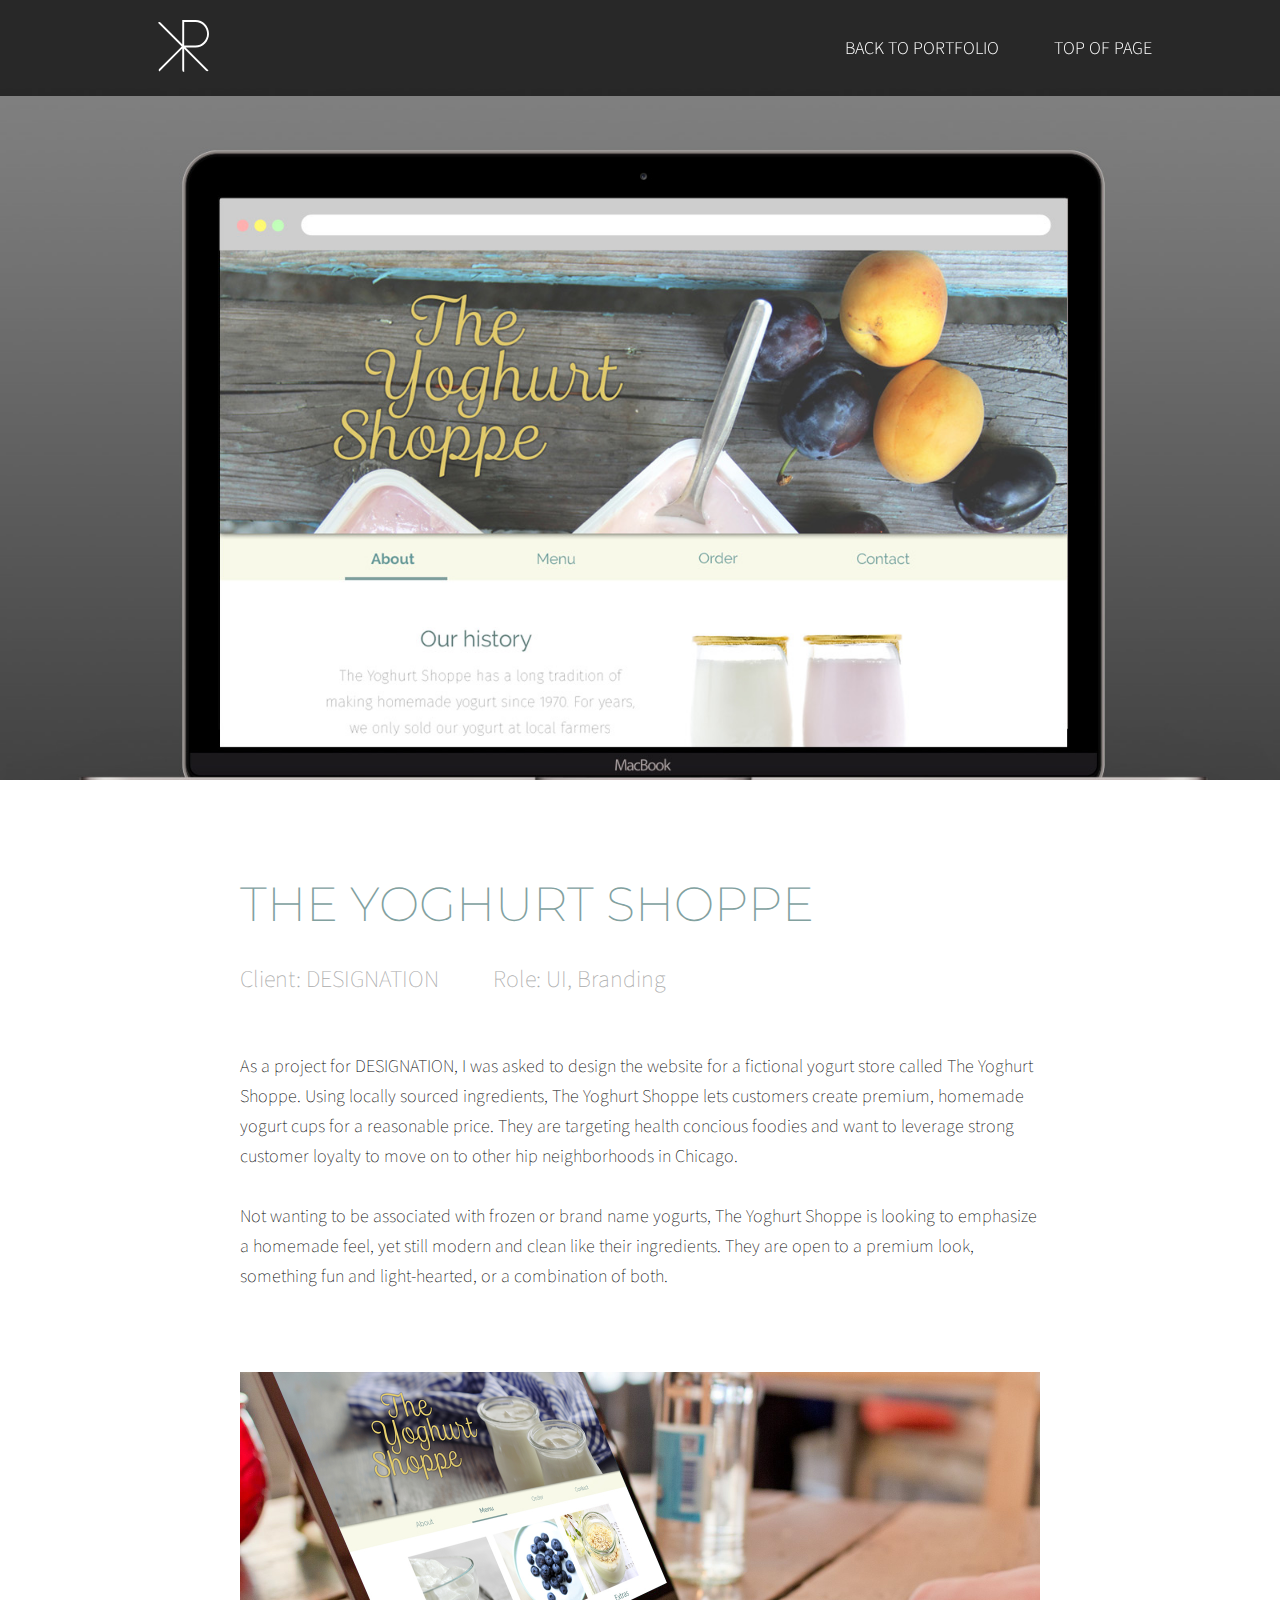
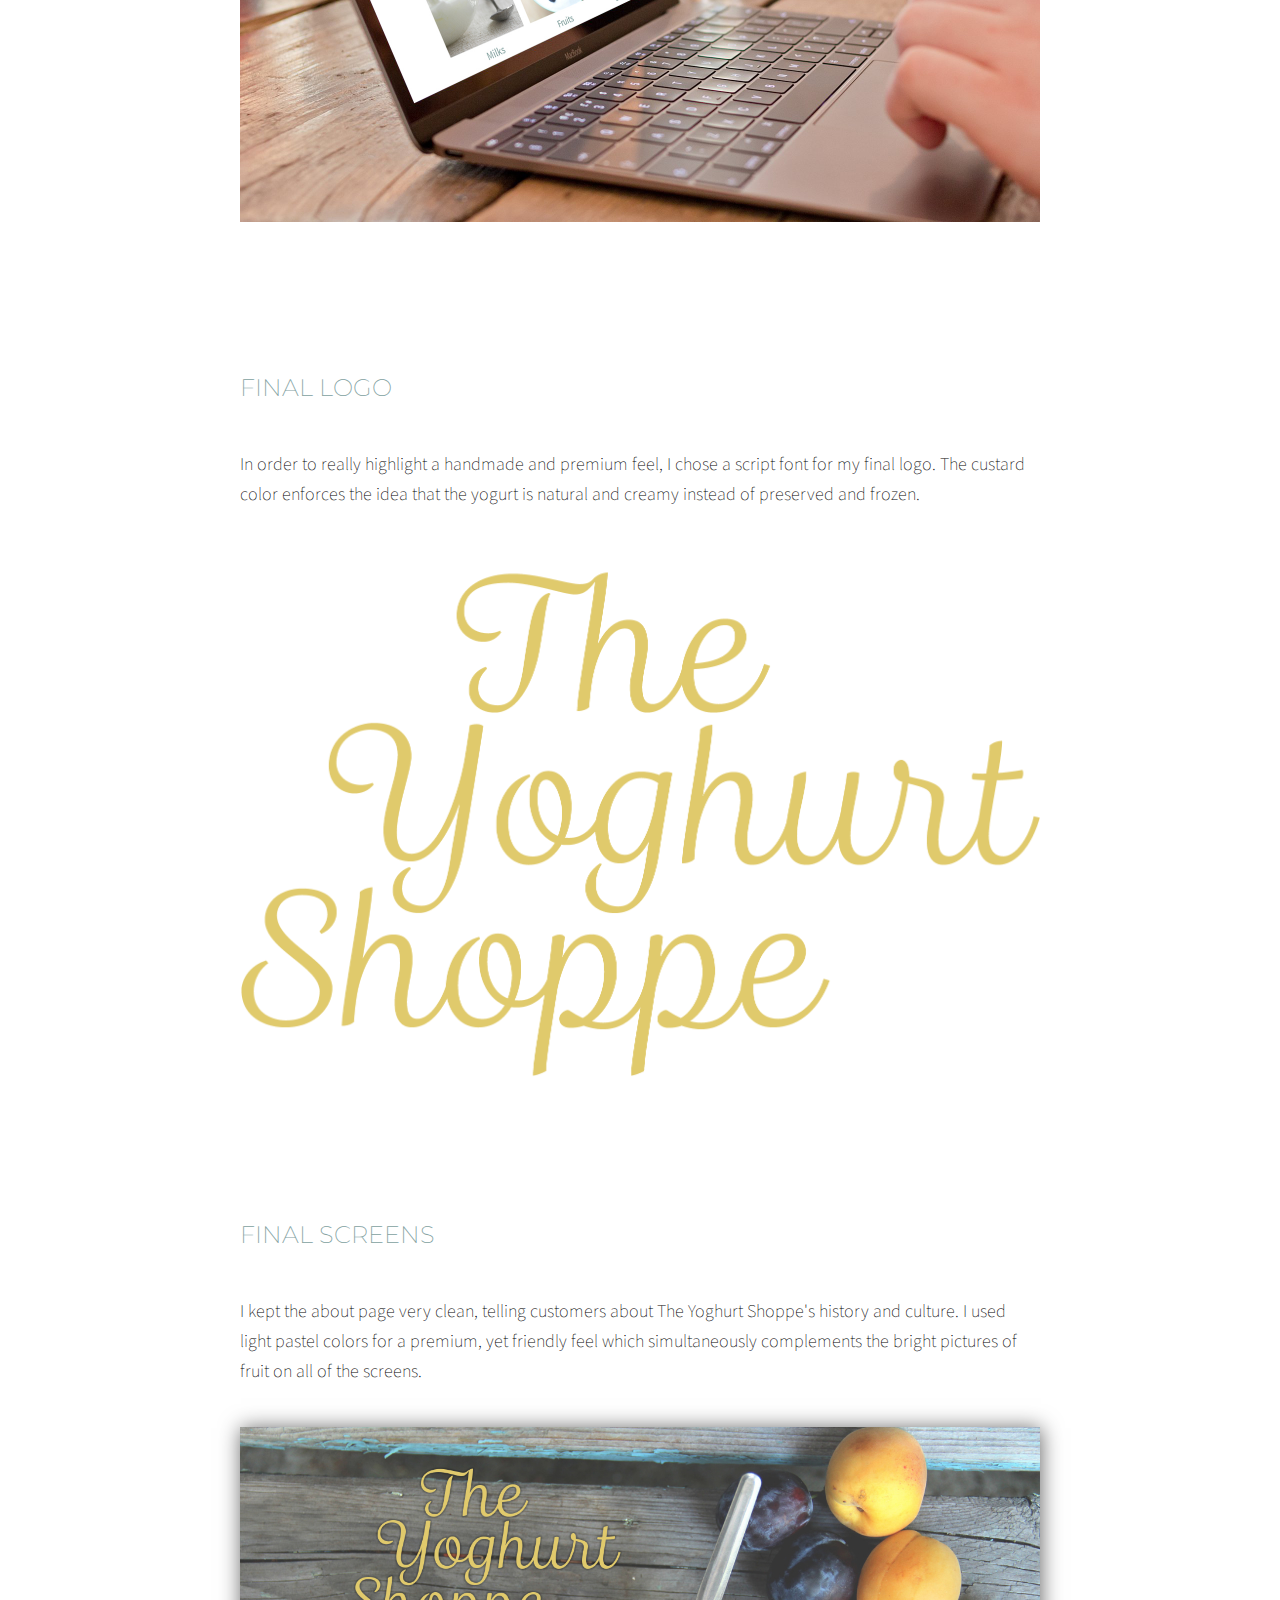
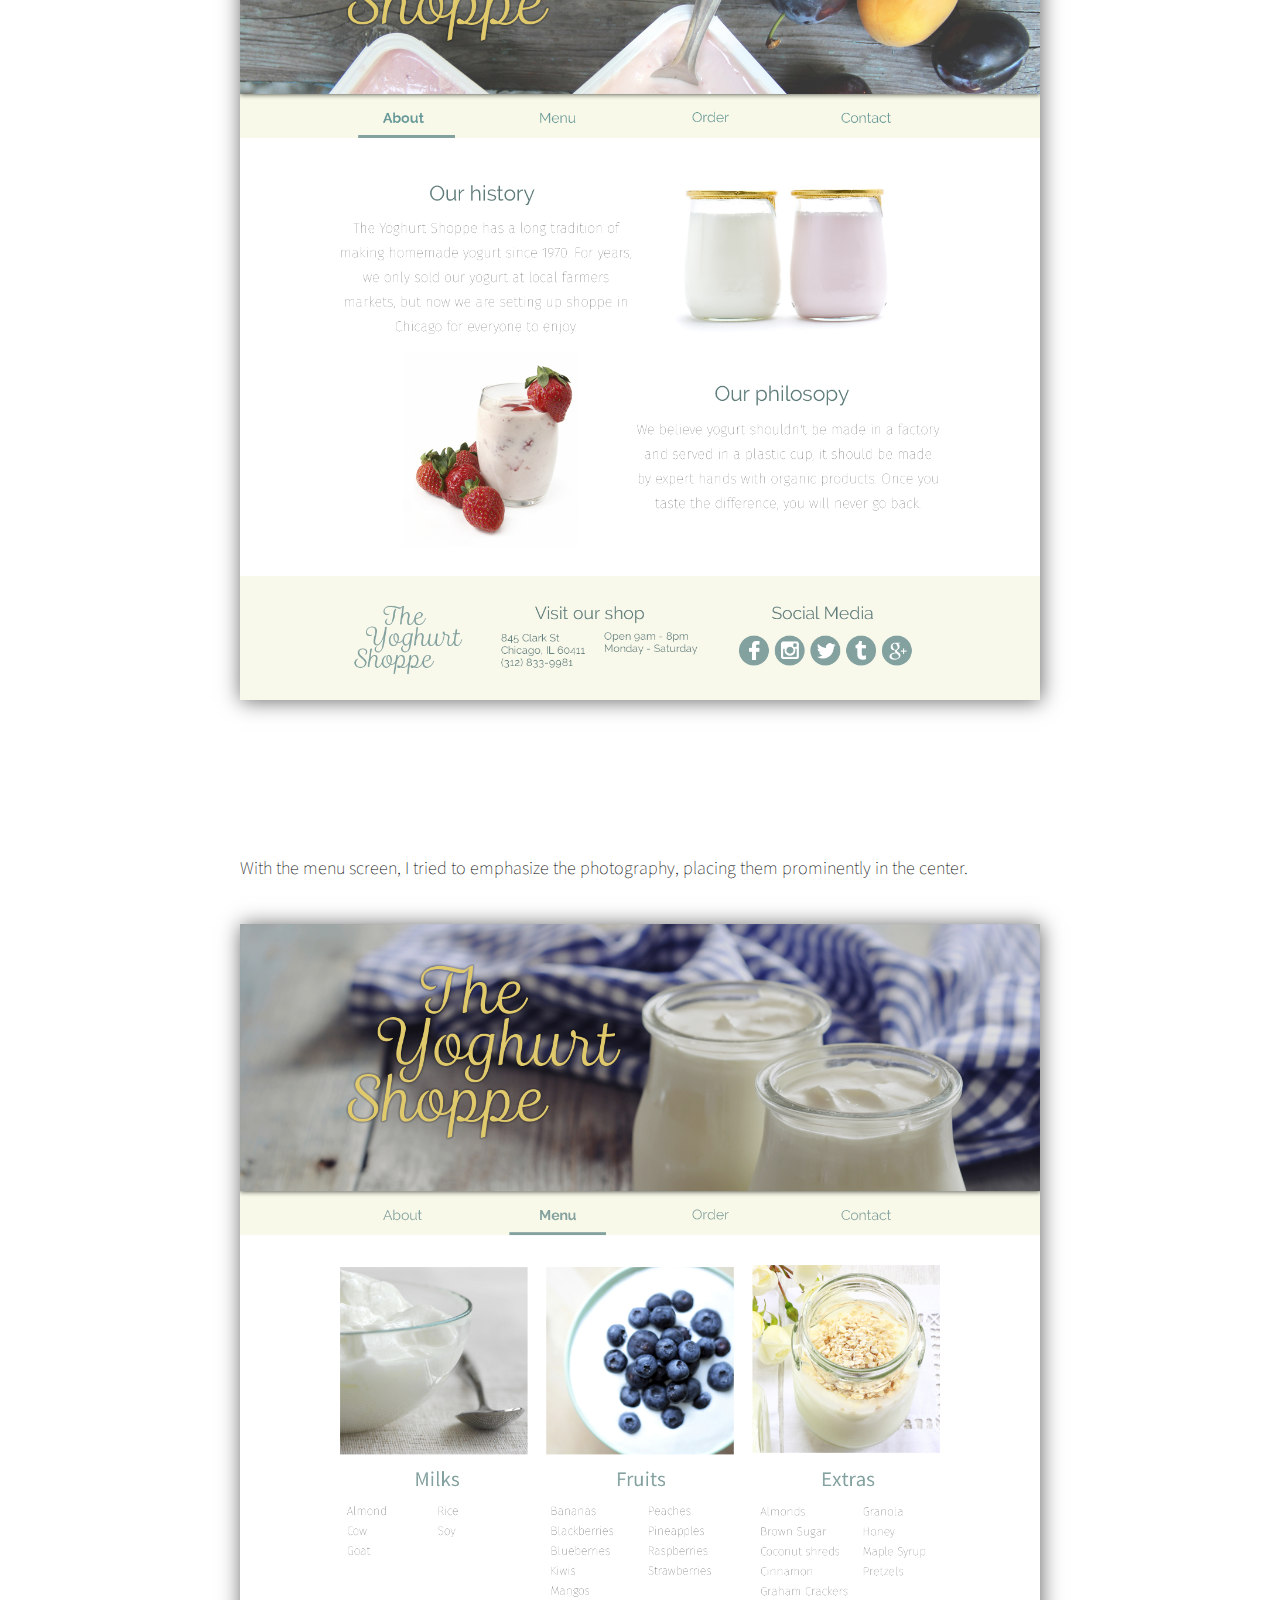
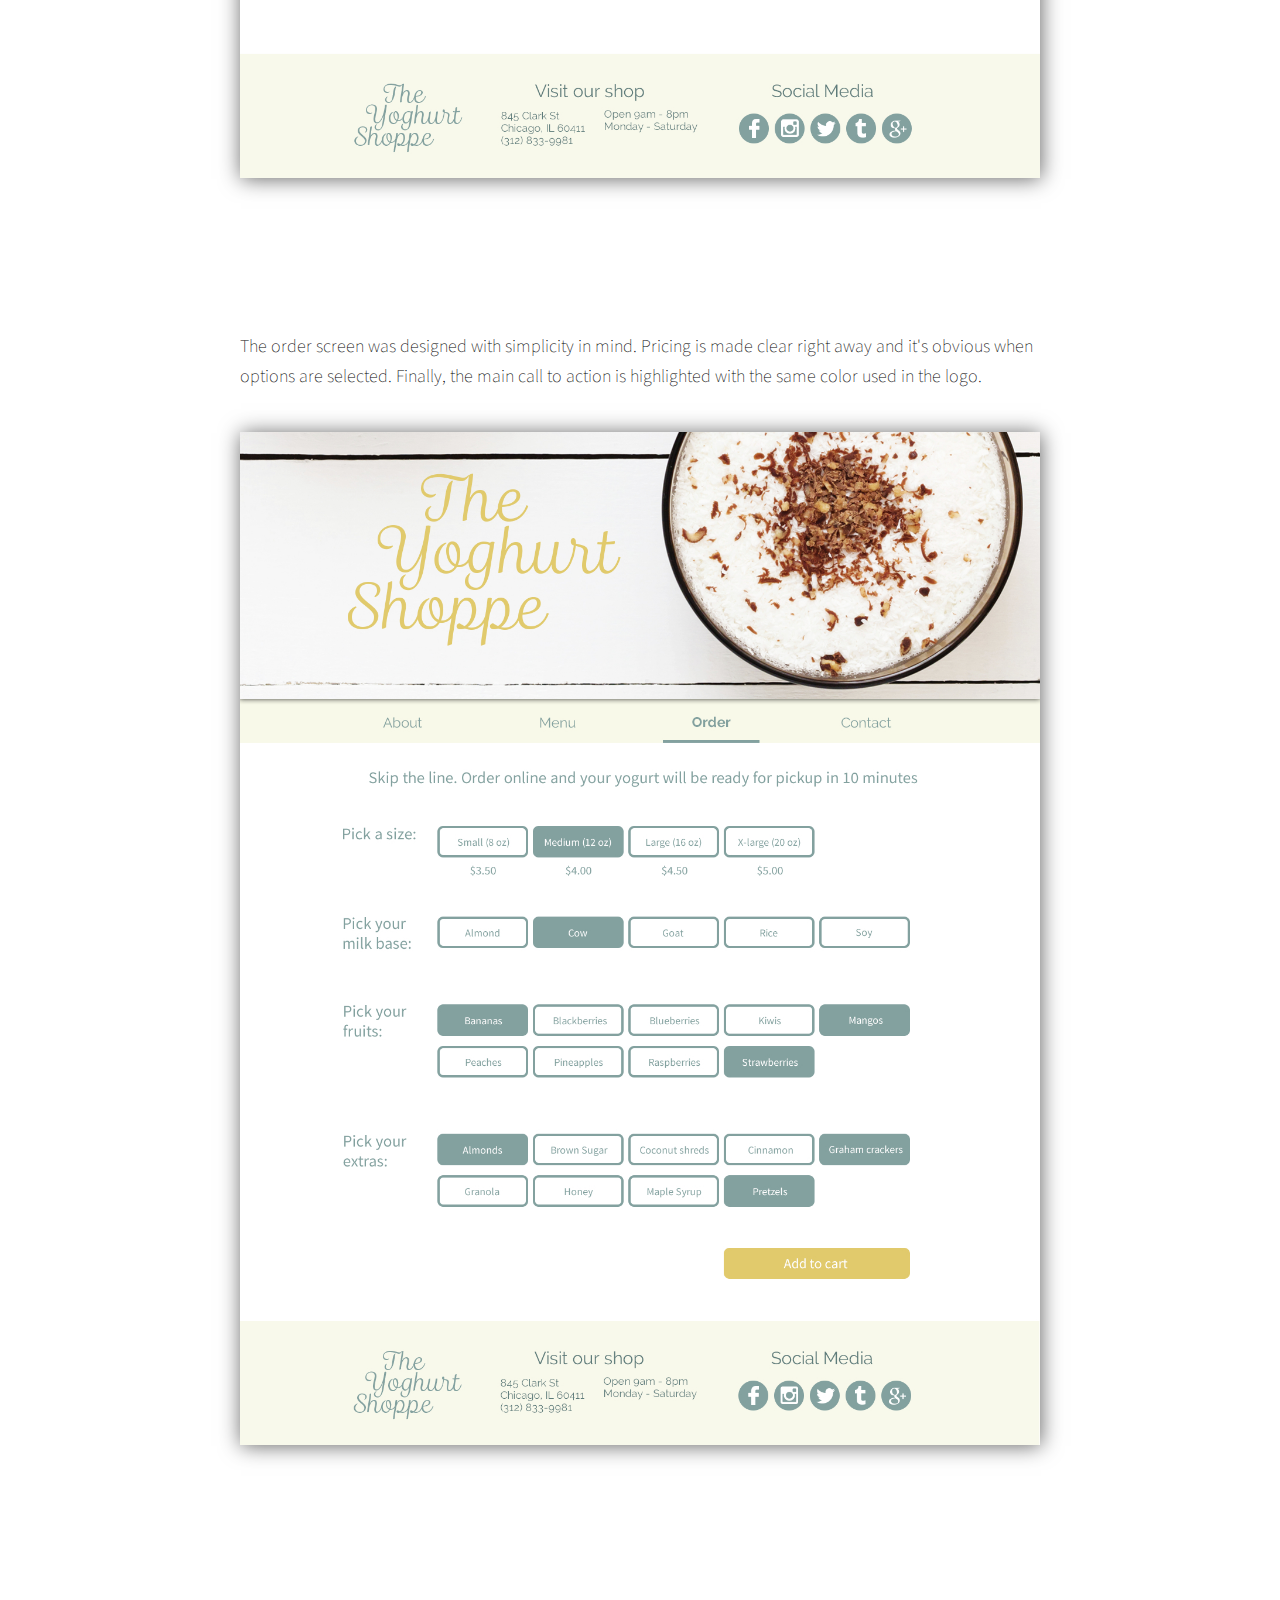
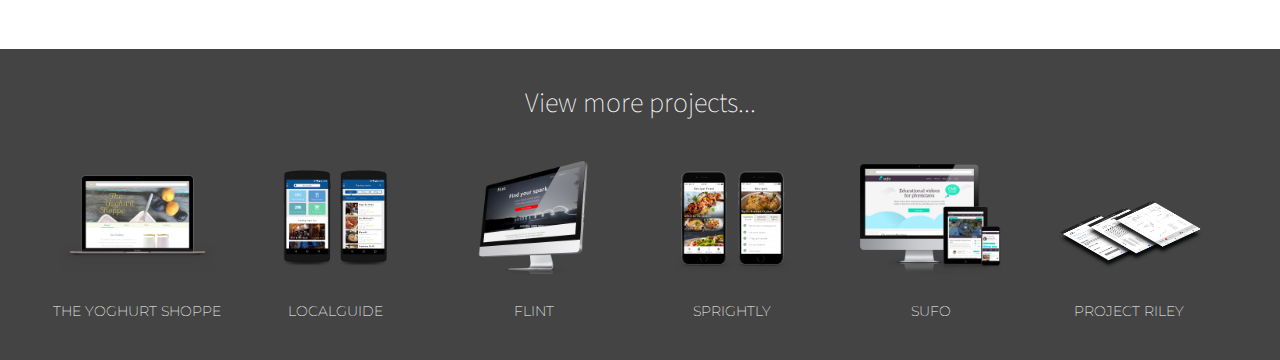
<file: yoghurtshoppe.html>
<!doctype html>
<html lang="en">
<head>
	<meta charset="utf-8">
    <meta name="viewport" content="width=device-width, initial-scale=1">
	<title>KRG > Yoghurt Shoppe</title>
	<link href="css/reset.css" rel="stylesheet">
    <link href="css/styles.css" rel="stylesheet">
    <link href='https://fonts.googleapis.com/css?family=Source+Sans+Pro:400,200,300' rel='stylesheet' type='text/css'>
    <link href='https://fonts.googleapis.com/css?family=Montserrat' rel='stylesheet' type='text/css'>
    <link rel="shortcut icon" href="images/favicon.ico" type="image/x-icon">
    <link rel="icon" href="images/favicon.ico" type="image/x-icon">
</head>
<body>
	<header>
        <div>
            <nav>
                <div id="navContent">
                   <div class="logo"> 
                        <a href="index.html"><img src="images/monogram.svg" alt="monogram"></a>
                    </div>
                	<ul>
                		<li><a href="index.html#portfolio">Back to portfolio</li></a>
                        <li id="topBtn"><a href="#">Top of page</li></a>
                	</ul>
                </div>
            </nav>
        </div>
        <div class="headerImg">
            <img src="images/Yoghurt_Shoppe_Mockup.jpg" alt="">
        </div>
    </header>
    <main>
    	<article id="yoghurtShoppe">
    		<div class="articleContent">
    			<h1>The Yoghurt Shoppe</h1>
    			<h3>Client: DESIGNATION</h3>
    			<h3>Role: UI, Branding</h3>
    			<p>
    				As a project for DESIGNATION, I was asked to design the website for a fictional yogurt store called The Yoghurt Shoppe. Using locally sourced ingredients, The Yoghurt Shoppe lets customers create premium, homemade yogurt cups for a reasonable price. They are targeting health concious foodies and want to leverage strong customer loyalty to move on to other hip neighborhoods in Chicago.
    			</p>
    			<p>
    				Not wanting to be associated with frozen or brand name yogurts, The Yoghurt Shoppe is looking to emphasize a homemade feel, yet still modern and clean like their ingredients. They are open to a premium look, something fun and light-hearted, or a combination of both.
    			</p>
                <div id="ysMockup2">
                    <img src="images/ys_mockup2.jpg" alt="">
                </div>
    			<h2>Final logo</h2>
    			<figcaption>
    				In order to really highlight a handmade and premium feel, I chose a script font for my final logo. The custard color enforces the idea that the yogurt is natural and creamy instead of preserved and frozen. 
    			</figcaption>
    			<figure id="ysLogo">
    				<img src="images/ys_logo.png" alt="Yoghurt Shoppe logo">
    			</figure>
    			<h2>Final screens</h2>
    			<figcaption>
    				I kept the about page very clean, telling customers about The Yoghurt Shoppe's history and culture. I used light pastel colors for a premium, yet friendly feel which simultaneously complements the bright pictures of fruit on all of the screens.
    			</figcaption>
    			<figure class="ysScreens">
    				<img src="images/ys_about.jpg" alt="about page">
    			</figure>
    			<figcaption>
    				With the menu screen, I tried to emphasize the photography, placing them prominently in the center. 
    			</figcaption>
    			<figure class="ysScreens">
    				<img src="images/ys_menu.jpg" alt="menu page">
    			</figure>
    			<figcaption>
    				The order screen was designed with simplicity in mind. Pricing is made clear right away and it's obvious when options are selected. Finally, the main call to action is highlighted with the same color used in the logo.
    			</figcaption>
    			<figure class="ysScreens">
    				<img src="images/ys_order.jpg" alt="order page">
    			</figure>
    		</div>
    	</article>
    	<div id="portfolioNav">
            <h3>View more projects...</h3>
    		<ul>
    			<li>
    				<a href="yoghurtshoppe.html"><img src="images/nav_ys.png" alt="yoghurt shoppe thumbnail"></a>
    				<h4>The Yoghurt Shoppe</h4>
    			</li>
    			<li>
    				<a href="localguide.html"><img src="images/nav_lg.png" alt="localguide thumbnail"></a>
    				<h4>LocalGuide</h4>
    			</li>
    			<li>
    				<a href="flint.html"><img src="images/nav_flint.png" alt="flint thumbnail"></a>
    				<h4>Flint</h4>
    			</li>
    			<li>
    				<a href="sprightly.html"><img src="images/nav_sprightly.png" alt="sprightly thumbnail"></a>
    				<h4>Sprightly</h4>
    			</li>
    			<li>
    				<a href="sufo.html"><img src="images/nav_sufo.png" alt="sufo thumbnail"></a>
    				<h4>SuFo</h4>
    			</li>
    			<li>
                    <a href="riley.html"><img src="images/nav_riley.png" alt="riley thumbnail"></a>
                    <h4>Project Riley</h4>         
                </li>
    		</ul>
    	</div>
    </main>
<script src="js/jquery.min.js"></script>
<script src="js/script.js"></script>
</body>
</html>
</file>
<file: css/styles.css>
html {
	background: #333;
}

body {
	position: relative;
	font-family: 'Source Sans Pro', sans-serif;
	font-weight: 200;
	font-size: 18px;
}

#navContent, #aboutContent, #contactContent {
	max-width: 1024px;
	margin: 0 auto;
	position: relative;
}

.articleContent {
	max-width: 800px;
	margin: 0 auto;
	position: relative;
}

@media (max-width: 850px) {
	.articleContent {
	width: 90%;
}
}

.spacer {
	float: left;
	margin: 2%;
}

/* --------------- Header Styles ---------------- */

nav {
	background: rgba(35,35,35,.95);
	position: fixed;
	width: 100%;
	z-index: 10;
	transition: background .3s;
}

nav.scroll {
	background: rgba(35,35,35,.2);
}

#navContent .logo {
	display: inline-block;
	margin: 20px 30px;
	width: 5%;
	min-width: 20px;
	transition: width .3s;
}

#navContent .logo.scroll {
	width: 3%;
}

#navContent ul {
	float: right;
	margin-top: 40px;
	transition: margin-top .3s;
}

#navContent ul.scroll {
	margin-top: 28px;
}

@media (max-width: 1100px) {
	#navContent ul {
		margin-right: 30px;
	}
}

#navContent ul li {
	display: inline-block;
	transition: all .1s ease-in-out;
	-moz-transition: all .1s ease-in-out;
	-webkit-transition: all .1s ease-in-out;
	-o-transition: all .1s ease-in-out;
}

#navContent ul a {
	font-weight: 300;
	text-transform: uppercase;
	text-decoration: none;
	color: #fff;
	margin-left: 4vw;	
}

@media (max-width: 870px) {
	#navContent .logo {
		margin: 10px 20px;
	}

	#navContent ul {
		margin-top: 20px;
	}

	#navContent ul a {
		font-size: 14px;
	}
}

@media (max-width: 600px) {
	#navContent .logo {
		margin: 5px 10px;
	}

	#navContent ul {
		margin-top: 5px;
	}

	#navContent ul a {
		font-size: 12px;
	}
}

#navList a.active {
	color: #DDD031;
}

#navContent li:hover {
	transform: scale(1.1);
}

/* ----------------- Hero Styles ------------------ */

#filler {
	height: 60px;
	background: #000;
}

@media (max-width: 870px) {
	#filler {
		height: 30px;
	}
}

#gif {
	background: #292929;
}

#gif img {
	width: 100%;
}

#arrow {
	position: absolute;
	left: 50%;
	transform: translate(-50%, -250%);
}

#arrow:hover img {
	transform: scale(1.2);
}

#arrow img {
	width: 3vw;
	display: block;
	margin:0 auto;
	opacity: 0;
	transition: transform .5s;
}

/* ---------------- About Me Styles ---------------- */

#about {
	width: 100%;
	margin-top: -2px;
	color: #fff;
}

#aboutBG {
	background: #292929;
	padding-top: 150px;
	padding-bottom: 180px;
}

#about h2 {
	text-align: center;
	font-weight: 300;
	font-size: 46px;
	margin-bottom: 80px;
}

#about p {
	width: 70%;
	margin: 0 auto;
	margin-bottom: 180px;
	text-align: center;
	line-height: 25px;
}

#aboutContent p:nth-child(2) {
	margin-bottom: 40px;
}

#about p a {
	text-decoration: none;
	color: #DDD031;
}

@media (max-width: 870px) {
	#aboutBG {
		padding-top: 50px;
		padding-bottom: 40px;
	}

	#about h2 {
		font-size: 24px;
		margin-bottom: 30px;
	}

	#about p {
		font-size: 13px;
		margin-bottom: 50px;
		line-height: 20px;
	}
}

#icons {
	width: 90%;
	margin: 0 auto;
}

.hoverIcon {
	width: 32%;
	display: inline-block;
	position: relative;
}

.hoverIcon img {
	display: block;
	width: 70%;
	margin: 0 auto;
}

.hoverIcon img:first-child {
	position: absolute;
	transform: translate(21.4%, 0);
	opacity: 1;
	transition: opacity .3s ease-out;
	-moz-transition: opacity .3s ease-out;
	-webkit-transition: opacity .3s ease-out;
	-o-transition: opacity .3s ease-out;
}

.hoverIcon:hover img:first-child {
	opacity: 0;
}

.hoverIcon figcaption {
	text-align: center;
	text-transform: uppercase;
	font-family: 'Montserrat', sans-serif;
	line-height: 14px;
	color: #DDD031;
	margin-top: 25px;
}

@media (max-width: 870px) {
	.hoverIcon figcaption {
		font-size: 10px;
	}
}

/*#headshot {
	background: url("../images/headshot.jpg") center center fixed;
	-webkit-background-size: cover;
	-moz-background-size: cover;
	-o-background-size: cover;
	background-size: cover;
}*/

#homeBody:before {
  content: "";
  display: block;
  position: fixed;
  left: 0;
  top: 0;
  width: 100%;
  height: 100%;
  z-index: -10;
  background: url("../images/headshot.jpg") no-repeat center center;
  -webkit-background-size: cover;
  -moz-background-size: cover;
  -o-background-size: cover;
  background-size: cover;
}

#headshot img {
	width: 100%;
}

#mask {
	vertical-align: top;
	width: 100%;
}

/*----------------Portfolio Styles-----------------*/

#portfolio {
	background: #222;
	padding-top: 150px;
	padding-bottom: 100px;
	color: #fff;
}

.clearfix:before,
.clearfix:after {
    content: "";
    display: table;
} 
.clearfix:after {
    clear: both;
}

#portfolio h2 {
	text-align: center;
	font-weight: 300;
	font-size: 46px;
	margin-bottom: 70px;
}

@media (max-width: 870px) {
	#portfolio {
		padding-top: 80px;
		padding-bottom: 0;
	}

	#portfolio h2 {
		font-size: 24px;
		margin-bottom: 30px;
	}
}

#portfolioGrid li {
	width: 33.33%;
	float: left;
	margin-bottom: 40px;
}

#portfolioGrid a {
	display: inline-block;
	position: relative;
	overflow: hidden;
}

#portfolioGrid img {
	width: 100%;
	transition: all 0.5s linear;
	-moz-transition: all 0.5s linear;
	-webkit-transition: all 0.5s linear;
	-o-transition: all 0.5s linear;
}

#portfolioGrid a:hover img {
	transform: scale3d(1.05, 1.05, 1);
	-moz-transform: scale3d(1..05, 1..05, 1);
	-webkit-transform: scale3d(1..05, 1..05, 1);
	-o-transform: scale3d(1..05, 1..05, 1);
}

.projectInfo {
	text-align: center;
	padding-top: 20px;
	padding-bottom: 50px;
}

.projectInfo h3 {
	text-transform: uppercase;
	font-family: 'Montserrat', sans-serif;
	font-size: 24px;
	color: #DDD031;
	margin-bottom: 10px;
}

.projectInfo h4 {
	color: #fff;
}

@media (max-width: 870px) {
	#portfolioGrid li {
		width: 50%;
	}

	.projectInfo h3 {
		font-size: 16px;
	}

	.projectInfo h4 {
		font-size: 14px;
	}
}

@media (max-width: 450px) {
	#portfolioGrid li {
		width: 100%;
		margin-bottom: 20px;
	}
}

#nwtnOverlay {
	position: absolute;
	z-index: 5;
	width: 100%;
	height: 100%;
	background: black;
	opacity: 0;
	transition: all 1s;
}

#nwtnOverlay p {
	position: absolute;
	text-align: center;
	font-size: 24px;
	color: #FFF;
	left: 50%;
	top: 50%;
	transform: translate(-50%, -50%);
}

#portfolioGrid li:last-child a:hover #nwtnOverlay{
	opacity: .7;
}

/*--------------Contact Styles--------------------*/

#contact {
	vertical-align: top;
	background: #333;
	padding-top: 140px;
	padding-bottom: 150px;
	color: #fff;
}

#contactContent {
	text-align: center;
}

#contactContent h2 {
	font-weight: 300;
	font-size: 46px;
	margin-bottom: 40px;
}

@media (max-width: 870px) {
	#contact {
		padding-top: 50px;
		padding-bottom: 40px;
	}

	#contact h2 {
		font-size: 24px;
		margin-bottom: 30px;
	}
}

#contactContent h5 {
	font-size: 20px;
	line-height: 25px;
	width: 45%;
	display: inline-block;
	margin: 0 auto;
	margin-bottom: 50px;
}

#contactContent h3 {
	text-transform: uppercase;
	font-family: 'Montserrat', sans-serif;
	font-size: 20px;
	color: #DDD031;
	margin-bottom: 15px;
}

#resume, #email {
	text-decoration: none;
	color: #FFF;
}

#contactContent p {
	margin-bottom: 30px;
}

#contactContent li {
	display: inline-block;
	margin: 10px 30px;
}

#contact li, #contact p {
	transition: all .1s ease-in-out;
	-moz-transition: all .1s ease-in-out;
	-webkit-transition: all .1s ease-in-out;
	-o-transition: all .1s ease-in-out;
}

#contact p:hover, #contact li:hover {
	transform: scale(1.1);
}

#contactContent i {
	font-size: 40px;
	color: #fff;
}


@media (max-width: 870px) {
	#contactContent h3 {
		font-size: 14px;
	}

	#contactContent h5 {
		font-size: 13px;
		line-height: 20px;
	}

	#contactContent p {
		font-size: 13px;
	}

	#contactContent li {
		margin: 10px 20px;
	}

	#contactContent i {
		font-size: 20px;
	}
}

/*-------------------- Footer Styles -------------------*/

footer {
	position: relative;
	bottom: 0;
}

footer img {
	vertical-align: top;
	width: 100%;
}

footer .logo {
	position: absolute;
	width: 10%;
	left: 50%;
	top: 50%;
	transform: translate(-50%,-50%);
}

/*--------------------- Case Study Styles ----------------*/

.headerImg {
	position: fixed;
	z-index: -1;
	width: 100%;
}

.headerImg img{
	width: 100%;
}

article {
	position: relative;
	width: 100%;
	background: #FFF;
	top: 780px;
	padding-top: 100px;
	padding-bottom: 50px;
}

@media (max-width: 1150px) {
	article {
		top: 620px;
	}
}

@media (max-width: 920px) {
	article {
		top: 460px;
	}
}

@media (max-width: 700px) {
	article {
		top: 330px;
	}
}

@media (max-width: 500px) {
	article {
		top: 220px;
	}
}

article h1 {
	font-family: 'Montserrat', sans-serif;
	text-transform: uppercase;
	font-size: 48px;
	margin-bottom: 40px;
}

article h2 {
	font-family: 'Montserrat', sans-serif;
	text-transform: uppercase;
	font-size: 24px;
	margin-top: 100px;
	margin-bottom: 50px;
	clear: both;
}

article h3 {
	font-size: 24px;
	color: #AAA;
	display: inline-block;
	margin-right: 50px;
	margin-bottom: 60px;
}

@media (max-width: 510px) {
	article h3 {
		width: 40%;
		margin-right: 20px;
	}
}

article p {
	line-height: 30px;
	margin-bottom: 30px;
}

figcaption {
	line-height: 30px;
	margin-bottom: 40px;
}

/*--------------------- Yoghurt Shoppe Styles ---------------*/

#yoghurtShoppe h1, #yoghurtShoppe h2 {
	color: #82a19f;
}

#ysMockup2 img {
	width: 100%;
	margin-top: 50px;
	margin-bottom: 50px;
}

#ysLogo {
	width: 100%;
	margin-bottom: 30px;
}

#ysLogo img {
	width: 100%;
}

.ysScreens {
	width: 100%;
}

.ysScreens img {
	width: 100%;
	box-shadow: 1px 1px 20px #666;
	margin-bottom: 150px;
}

/*--------------------- LocalGuide Styles --------------------*/

#localGuide h1, #localGuide h2 {
	color: #5698d2;
}

#persona {
	position: relative;
}

#persona h5 {
	font-size: 24px;
	font-weight: 400;
	color: #5698d2;
	margin-bottom: 20px;
}

#arianaPic {
	display: inline-block;
	width: 40%;
}

#arianaPic img {
	width: 100%;
}

#arianaText {
	float: right;
	margin-top: 10px;
	width: 55%;
}

@media (max-width: 780px) {
	#arianaPic {
		display: inline-block;
		width: 100%;
	}

	#arianaPic img {
		display: block;
		width: 60%;
		margin: 0 auto;
	}

	#arianaText {
		float: left;
		width: 100%;
		margin-top: 10px;
		margin-bottom: 100px;
	}
}

#arianaText ul {
	list-style-type: disc;
}

#arianaText li {
	margin-bottom: 15px;
	line-height: 24px;
}

#localGuideWireframes img {
	width: 100%;
}

#lgLogo img {
	width: 100%;
}

#lgFinal img {
	width: 100%;
	margin-bottom: 50px;
}

/*---------------------- Flint Styles -------------------------*/

#flint h1, #flint h2 {
	color: #ac0404;
}

#flintDiagram img {
	width: 100%;
	margin-bottom: 40px;
}

#flintTakeaways {
	list-style-type: disc;
}

#flintTakeaways li {
	margin-bottom: 15px;
	line-height: 24px;
}

#flintWireframes img {
	width: 100%;
	margin-bottom: 100px;
}

#flintTesting img {
	width: 100%;
}

#flintTiles img {
	float: left;
	width: 45%;
	box-shadow: 1px 1px 20px #666;
	margin: 20px 0 80px 1%;
}

#flintLogo img {
	width: 100%;
}

.mockups img {
	width: 100%;
	margin-bottom: 50px;
}

/*---------------------- Sprightly Styles ---------------------*/

#sprightly h1, #sprightly h2 {
	color: #6FCF78;
}

#marci img {
	width: 100%;
	box-shadow: 1px 1px 20px #666;
	margin-top: 20px;
	margin-bottom: 120px;
}

#marciMap img {
	width: 100%;
	margin-top: 20px;
	box-shadow: 1px 1px 20px #666;
}

#sprightlyFunctions {
	list-style-type: disc;
}

#sprightlyFunctions li {
	margin-bottom: 15px;
	line-height: 24px;
}

#sprightlyWireframes img {
	width: 100%;
	margin-top: 20px;
}

#sprightlyTiles img {
	float: left;
	width: 45%;
	box-shadow: 1px 1px 20px #666;
	margin: 20px 0 100px 1%;
}

.sprightlyMockup img {
	width: 100%;
	margin-bottom: 50px;
}

/*---------------------- SuFo Styles -------------------------*/

#sufo h1, #sufo h2 {
	color: #634465;
}

#sufo p {
	margin-bottom: 60px;
}

#sufo p a {
	text-decoration: none;
	color: #634465;
}

#sufoWireframes img {
	width: 100%;
	margin-bottom: 40px;
}

#sufoTiles img {
	width: 100%;
	margin-bottom: 40px;
}

#sufoInspiration img {
	width: 100%;
	margin-bottom: 50px;
}

#sufoDesktop img {
	width: 100%;
	margin-top: 30px;
}

.sufoMockups {
	margin-bottom: 100px;
}

.sufoMockups img:first-child {
	width: 48%;
	float: left;
	box-shadow: 1px 1px 20px #666;
}

.sufoMockups img:nth-child(2) {
	width: 48%;
	float: right;
	box-shadow: 1px 1px 20px #666;
}

#sufoTablets img {
	width: 100%;
}

#sufoPhones img {
	width: 100%;
}

#sufoGuide img {
	width: 100%;
	box-shadow: 1px 1px 20px #666;
	margin-bottom: 100px;
}

/*---------------------- Project Riley ------------------------*/

#riley {
	padding-bottom: 130px;
}

#riley h1, #riley h2 {
	color: #D87D1A;
}

#rileyMatrix img {
	margin-top: 30px;
	width: 100%;
}

.rileyList{
	width: 80%;
	margin: 0 auto;
	list-style-type: disc;
	margin-bottom: 40px;
}

.rileyList li {
	margin-bottom: 15px;
	line-height: 24px;
}

.rileyList span {
	font-weight: bold;
	color: #D87D1A;
}

#rileyInquiry img {
	margin-top: 30px;
	width: 100%;
}

#rileyAffinity img {
	width: 100%;
	margin-bottom: 50px;
}

#rileySketches img {
	width: 100%;
	margin-top: 30px;
	margin-bottom: 50px;
}

#rileyBoard img {
	width: 100%;
	margin-top: 30px;
}

#rileyMap img {
	width: 100%;
	margin-top: 30px;
}

#rileyPrototype img {
	width: 100%;
}
/*---------------------- Portfolio Nav Styles -----------------*/

#portfolioNav {
	position: relative;
	top: 780px;
	background: #444;
	padding: 40px;
}

#portfolioNav h3 {
	text-align: center;
	color: #FFF;
	font-size: 28px;
	margin-bottom: 40px;
}

@media (max-width: 1150px) {
	#portfolioNav {
		top: 620px;
	}
}

@media (max-width: 920px) {
	#portfolioNav {
		top: 460px;
	}
}

@media (max-width: 700px) {
	#portfolioNav {
		top: 330px;
	}
}

@media (max-width: 500px) {
	#portfolioNav {
		top: 220px;
	}
}

#portfolioNav li {
	position: relative;
	display: inline-block;
	width: 16.2%;
}

#portfolioNav li img {
	display: block;
	width: 80%;
	margin: 0 auto;
	margin-bottom: 30px;
}

#portfolioNav h4 {
	text-align: center;
	font-family: 'Montserrat', sans-serif;
	font-size: 14px;
	text-transform: uppercase;
	color: #FFF;
}

@media (max-width: 870px) {
	#portfolioNav li {
	margin-bottom: 50px;
	width: 32%;
	}

	#portfolioNav li img {
	margin-bottom: 10px;
}
}
</file>
<file: css/fluidbox.min.css>
@-webkit-keyframes a{0%{-webkit-transform:translate(-50%,-50%) rotateX(0) rotateY(0);transform:translate(-50%,-50%) rotateX(0) rotateY(0)}50%{-webkit-transform:translate(-50%,-50%) rotateX(-180deg) rotateY(0);transform:translate(-50%,-50%) rotateX(-180deg) rotateY(0)}to{-webkit-transform:translate(-50%,-50%) rotateX(-180deg) rotateY(-180deg);transform:translate(-50%,-50%) rotateX(-180deg) rotateY(-180deg)}}@keyframes a{0%{-webkit-transform:translate(-50%,-50%) rotateX(0) rotateY(0);transform:translate(-50%,-50%) rotateX(0) rotateY(0)}50%{-webkit-transform:translate(-50%,-50%) rotateX(-180deg) rotateY(0);transform:translate(-50%,-50%) rotateX(-180deg) rotateY(0)}to{-webkit-transform:translate(-50%,-50%) rotateX(-180deg) rotateY(-180deg);transform:translate(-50%,-50%) rotateX(-180deg) rotateY(-180deg)}}.fluidbox{outline:none}.fluidbox__overlay{background-color:hsla(0,0%,100%,.85);cursor:pointer;cursor:zoom-out;opacity:0;pointer-events:none;position:fixed;top:0;left:0;bottom:0;right:0;-webkit-transition:all .5s ease-in-out;transition:all .5s ease-in-out}.fluidbox--opened .fluidbox__overlay{pointer-events:auto}.fluidbox__wrap{background-position:center center;background-size:cover;margin:0 auto;position:relative;-webkit-transition:all .5s ease-in-out;transition:all .5s ease-in-out}.fluidbox--closed .fluidbox__thumb,.fluidbox__thumb{-webkit-transition:opacity 0s ease-in-out 0s;transition:opacity 0s ease-in-out 0s}.fluidbox__ghost{background-size:100% 100%;background-position:center center;background-repeat:no-repeat;position:absolute;transition-duration:0s,.5s;transition-delay:0s;-webkit-transition-property:opacity,-webkit-transform;transition-property:opacity,-webkit-transform;transition-property:opacity,transform}.fluidbox--opened .fluidbox__ghost{cursor:pointer;cursor:zoom-out}.fluidbox--closed .fluidbox__ghost{-webkit-transition-delay:.5s,0s;transition-delay:.5s,0s}.fluidbox__loader{opacity:0;-webkit-perspective:200px;perspective:200px;pointer-events:none;position:absolute;top:0;left:0;bottom:0;right:0}.fluidbox__loader:before{background-color:hsla(0,0%,100%,.85);content:'';-webkit-transform-style:preserve-3d;transform-style:preserve-3d;position:absolute;top:50%;left:50%;width:20%;padding-bottom:20%;-webkit-transform:translate(-50%,-50%);transform:translate(-50%,-50%);-webkit-transition-property:-webkit-transform;transition-property:-webkit-transform;transition-property:transform;transition-property:transform,-webkit-transform;-webkit-transition-duration:.5s;transition-duration:.5s;-webkit-transition-delay:0s;transition-delay:0s}.fluidbox--loading .fluidbox__loader{opacity:1;-webkit-transition:opacity .5s ease-in-out .5s;transition:opacity .5s ease-in-out .5s}.fluidbox--loading .fluidbox__loader:before{-webkit-animation:a 1s 0s infinite ease-in-out forwards;animation:a 1s 0s infinite ease-in-out forwards}
/*# sourceMappingURL=fluidbox.min.css.map */
</file>
